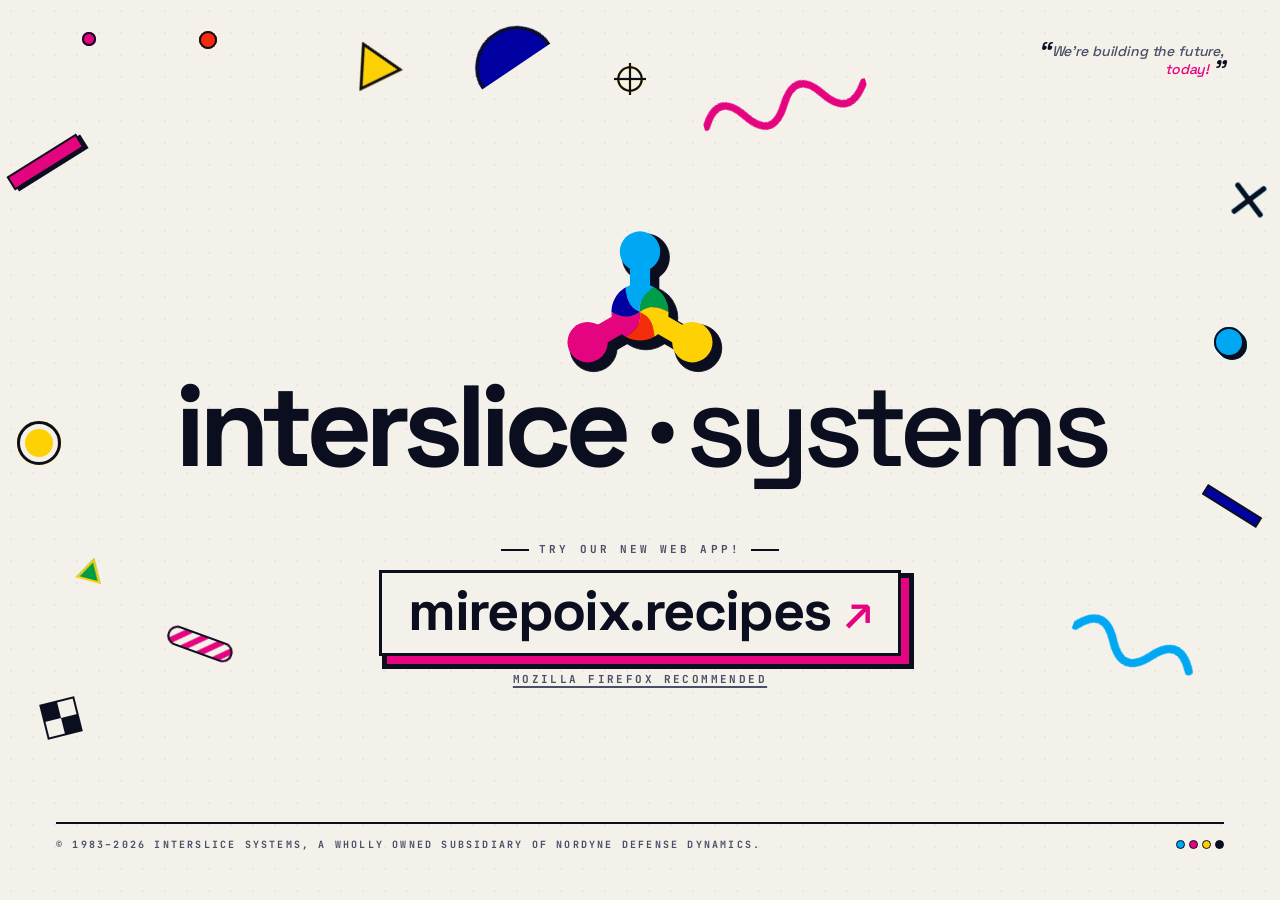
<file: docs/index.html>
<!doctype html>
<html lang="en">
<head>
<meta charset="utf-8">
<title>interslice.systems — building the future, tomorrow!</title>
<link rel="stylesheet" href="tokens.css">
<style>
  html, body { margin: 0; padding: 0; background: var(--bg); color: var(--fg); font-family: var(--font-body); }
  *, *::before, *::after { box-sizing: border-box; }
  a { color: inherit; }

  /* ===================== PAGE FRAME ===================== */
  .page {
    min-height: 100vh;
    position: relative;
    overflow: hidden;
    padding: 36px 56px 28px;
    display: grid;
    grid-template-rows: auto 1fr auto auto;
    gap: 20px;
  }

  /* faint halftone wash, very low contrast */
  .page::before {
    content: "";
    position: absolute; inset: 0;
    background-image: radial-gradient(var(--stamp-ink) 1.1px, transparent 1.3px);
    background-size: 22px 22px;
    opacity: 0.045;
    pointer-events: none;
  }

  /* ===================== TOP STRIP ===================== */
  .top {
    display: flex;
    align-items: flex-start;
    justify-content: flex-end;
    gap: 24px;
    position: relative;
    z-index: 2;
  }

  .motto {
    font-family: var(--font-display);
    font-weight: 500;
    font-style: italic;
    font-size: 14px;
    letter-spacing: -0.01em;
    color: var(--fg-muted);
    text-align: right;
    line-height: 1.3;
    max-width: 22ch;
    padding-top: 6px;
  }
  .motto em {
    font-style: italic;
    color: var(--ink-magenta);
  }
  .motto::before {
    content: "“";
    font-family: var(--font-display);
    font-size: 28px;
    line-height: 0;
    vertical-align: -6px;
    color: var(--fg);
    margin-right: 2px;
  }
  .motto::after {
    content: "”";
    font-family: var(--font-display);
    font-size: 28px;
    line-height: 0;
    vertical-align: -6px;
    color: var(--fg);
    margin-left: 2px;
  }

  /* ===================== HERO ===================== */
  .hero {
    display: grid;
    place-items: center;
    position: relative;
    z-index: 1;
  }

  .stack {
    display: flex;
    flex-direction: column;
    align-items: center;
    text-align: center;
    position: relative;
    padding: 0 20px;
  }

  /* Brand block: wraps the logo + wordmark together so the dark-mode
     canvas can absolutely-position over both. inline-flex shrink-wraps
     to the wordmark's actual width (the widest child) so the canvas
     exactly tracks the live layout, not a clamp-based estimate. */
  .brand {
    position: relative;
    display: inline-flex;
    flex-direction: column;
    align-items: center;
  }

  /* Trinitron canvas overlay — dark mode only. Sits behind .mark and
     the live wordmark and paints both as phosphor. The canvas
     absolutely fills the .brand wrapper, which shrink-wraps to the
     live logo + wordmark layout — so the canvas dimensions track
     the live elements at every viewport width. The JS recreates the
     CRT instance (docs/crt.js) with a new signal size on resize. */
  .hero-screen {
    position: absolute;
    inset: 0;
    width: 100%;
    height: 100%;
    pointer-events: none;
    z-index: 0;
    display: none;
  }
  .stack .mark { position: relative; z-index: 1; }

  /* CRT bezel / cutout depth. The page is an arcade-cabinet panel
     (Memphis sprinkles, halftone wash, paper graphics); the Trinitron
     sits behind a rectangular hole in that panel, recessed. This
     pseudo-element rides the canvas plane and casts a soft inner
     shadow at the screen edge so the CRT reads as set back, with the
     top edge slightly darker to suggest light from above being
     occluded by the cutout's upper lip.

     Geometry note: the *visible* screen is the canvas, not .brand. The
     canvas is sized .brand + HERO_HALO_MARGIN_PX (16px) per side (see
     the JS init() block below), and the substrate fillRect paints
     across the whole canvas. So this bezel uses inset: -16px to land
     its edge exactly on the canvas edge. If HERO_HALO_MARGIN_PX
     changes, this value has to track it. */
  .brand::after {
    content: "";
    position: absolute;
    inset: -16px;
    pointer-events: none;
    z-index: 2;
    display: none;
    box-shadow:
      inset 0 0 36px 8px rgba(0, 0, 0, 0.85),
      inset 0 0 4px  0   rgba(0, 0, 0, 1),
      inset 0 4px 10px 0 rgba(0, 0, 0, 0.55);
  }

  /* Canonical triple-activation pattern (see CLAUDE.md): explicit dark
     OR (OS-dark AND not pinned-to-light). No light-mode rule needed —
     display: none is the default. Bezel is gated on .trinitron-active
     too because the screen substrate only exists once the renderer is
     painting; without JS there's just an SVG logo, no rectangle to
     frame. */
  :root.trinitron-active[data-theme="dark"] .hero-screen,
  :root.trinitron-active[data-theme="dark"] .brand::after { display: block; }
  @media (prefers-color-scheme: dark) {
    :root.trinitron-active:not([data-theme="light"]) .hero-screen,
    :root.trinitron-active:not([data-theme="light"]) .brand::after { display: block; }
  }

  /* When canvas is active in a dark-mode path, hide every SVG dark-mode
     layer — the canvas bakes all of them (phosphors, bleed, scanlines,
     hotspots, glass gloss) into a single composited signal. Same
     triple-activation pattern. */
  :root.trinitron-active[data-theme="dark"] .mark .m-dark .bleed,
  :root.trinitron-active[data-theme="dark"] .mark .m-dark .phosphors,
  :root.trinitron-active[data-theme="dark"] .mark .m-dark .svg-scanlines,
  :root.trinitron-active[data-theme="dark"] .mark .m-dark .svg-glass-gloss,
  :root.trinitron-active[data-theme="dark"] .mark .m-dark .hotspots {
    display: none;
  }
  @media (prefers-color-scheme: dark) {
    :root.trinitron-active:not([data-theme="light"]) .mark .m-dark .bleed,
    :root.trinitron-active:not([data-theme="light"]) .mark .m-dark .phosphors,
    :root.trinitron-active:not([data-theme="light"]) .mark .m-dark .svg-scanlines,
    :root.trinitron-active:not([data-theme="light"]) .mark .m-dark .svg-glass-gloss,
    :root.trinitron-active:not([data-theme="light"]) .mark .m-dark .hotspots {
      display: none;
    }
  }

  /* logo mark, big — inline SVG with light + dark layers */
  .mark {
    width: 168px;
    height: 168px;
    display: block;
    overflow: visible; /* let the dark-mode phosphor bleed past the 168px box */
  }
  /* layer toggling: light by default, dark when theme=dark or OS=dark (unless theme=light) */
  .mark .m-dark { display: none; }
  :root[data-theme="dark"] .mark .m-light { display: none; }
  :root[data-theme="dark"] .mark .m-dark  { display: inline; }
  @media (prefers-color-scheme: dark) {
    :root:not([data-theme="light"]) .mark .m-light { display: none; }
    :root:not([data-theme="light"]) .mark .m-dark  { display: inline; }
  }

  /* Phosphor bleed: a duplicate of the colored phosphor content, run
     through #phosphor-bleed (multi-scale Gaussian) and drawn BEHIND
     the masked sharp screen. We don't animate the bleed itself — a
     premium Trinitron is rock-stable, not breathing — but when
     .hub-segs rotates, the bleed's pinwheel rotates with it because
     the same CSS rule matches both copies of the class.
     --glow-strength scales the bleed's opacity so the future Tweaks
     panel can dim the whole halo. */
  .mark .bleed { opacity: var(--glow-strength, 1); }

  /* In dark mode the central pinwheel rotates slowly: the Trinitron is
     displaying a rotating image, not rotating itself. .hub-segs sits
     inside #logo-mask and BELOW the aperture grille, scanlines, and
     front-glass gloss in document order — so all those screen-surface
     artifacts stay fixed in screen space while the colored phosphor
     underneath turns.
     SVG elements default transform-origin to (0,0); we pin it to
     (100,100), the hub's geometric center in user units. */
  @keyframes hub-spin {
    to { transform: rotate(360deg); }
  }
  .mark .hub-segs { transform-origin: 100px 100px; }
  /* will-change: transform hints the browser to promote each rotating
     <use> to its own GPU compositing layer, so per-frame rotation is
     a GPU transform instead of a rasterize. Scoped to dark mode (the
     only mode where these animate) so we don't pay the layer cost in
     light mode where the element is display:none anyway. */
  :root[data-theme="dark"] .mark .hub-segs {
    animation: hub-spin 36s linear infinite reverse;
    will-change: transform;
  }
  @media (prefers-color-scheme: dark) {
    :root:not([data-theme="light"]) .mark .hub-segs {
      animation: hub-spin 36s linear infinite reverse;
      will-change: transform;
    }
  }
  /* Vestibular accommodation — rotation off when reduced motion is requested. */
  @media (prefers-reduced-motion: reduce) {
    :root[data-theme="dark"] .mark .hub-segs,
    :root:not([data-theme="light"]) .mark .hub-segs {
      animation: none;
    }
  }

  /* wordmark — set as live text so it can be enormous + crisp */
  .wordmark {
    font-family: var(--font-display);
    font-weight: 700;
    font-size: clamp(56px, 9vw, 124px);
    letter-spacing: -0.06em;
    line-height: 0.9;
    /* pull up to absorb the line-box's top half-leading so the wordmark
       sits visually a few pixels under the logo */
    margin: -0.18em 0 0;
    color: var(--fg);
    text-wrap: balance;
  }
  .wordmark i {
    font-style: normal;
    color: var(--fg);
    /* font-rendered middot — no transform, keeps native baseline alignment */
    /* optical balance: the dot's glyph has more right-side bearing than left,
       so we ADD margin on the left and PULL margin on the right to even the gap. */
    margin-left: 0.22em;
    margin-right: 0.10em;
    letter-spacing: 0; /* don't pull the dot into adjacent letters */
  }
  .wordmark b {
    font-weight: 500;
    color: var(--fg);
  }

  /* Dark mode: live wordmark text stays in the DOM (accessibility tree
     reads it as "interslice systems"), but its visual paint is
     suppressed — the canvas paints its own phosphor copy at the same
     layout position. Triple-activation pattern (see CLAUDE.md):
     explicit dark OR (OS-dark AND not pinned-to-light). */
  :root[data-theme="dark"] .wordmark,
  :root[data-theme="dark"] .wordmark i,
  :root[data-theme="dark"] .wordmark b {
    color: transparent;
  }
  @media (prefers-color-scheme: dark) {
    :root:not([data-theme="light"]) .wordmark,
    :root:not([data-theme="light"]) .wordmark i,
    :root:not([data-theme="light"]) .wordmark b {
      color: transparent;
    }
  }

  /* The CTA sits on the cabinet, below the CRT screen. It used to be
     painted into the phosphor signal (with the live DOM copy hidden);
     now it is live DOM in both themes. This margin is the gap between
     the screen's bottom edge and the caption. Page-specific; the rest
     of .cta-wrap (layout, label rules) lives in tokens.css. */
  .hero .cta-wrap { margin-top: 64px; }

  /* ===== Dark mode: CTA as a neon marquee on the cabinet =====
     Light mode keeps the CMYK paper button (.cta in tokens.css). In
     dark mode the screen no longer paints the CTA, so we light it up in
     CSS instead: a magenta neon-tube button (border + inner/outer glow
     on a dark translucent fill) with a cyan-glow caption, arrow, and
     sub-link. Halos scale with --glow-strength like the rest of the
     dark-mode glow system. Canonical triple-activation pattern (see
     CLAUDE.md): explicit dark, then the OS-dark twin gated on
     :not(pinned-light). The two blocks are intentionally duplicated —
     do not fold them. Loads after tokens.css, so equal-specificity
     rules here win on source order (no !important needed). */
  :root[data-theme="dark"] .cta {
    color: #FFF6FB;
    border-color: var(--crt-magenta);
    background: #0C0618; /* opaque — hides the laser grid behind the button */
    text-shadow:
      0 0 8px  rgba(255, 108, 180, calc(0.90 * var(--glow-strength, 1))),
      0 0 22px rgba(229, 4, 127,  calc(0.60 * var(--glow-strength, 1)));
    box-shadow:
      0 0 calc(10px * var(--glow-strength, 1)) rgba(229, 4, 127, 0.70),
      0 0 calc(26px * var(--glow-strength, 1)) rgba(229, 4, 127, 0.35),
      inset 0 0 12px rgba(255, 108, 180, 0.35);
    filter: none; /* glow is box/text-shadow here, not the tokens drop-shadow */
  }
  :root[data-theme="dark"] .cta b { color: #FFF6FB; }
  :root[data-theme="dark"] .cta .arrow {
    color: var(--crt-cyan);
    text-shadow: 0 0 10px rgba(94, 226, 255, calc(0.95 * var(--glow-strength, 1)));
  }
  :root[data-theme="dark"] .cta:hover {
    transform: none;
    box-shadow:
      0 0 calc(16px * var(--glow-strength, 1)) rgba(229, 4, 127, 0.85),
      0 0 calc(40px * var(--glow-strength, 1)) rgba(229, 4, 127, 0.45),
      inset 0 0 16px rgba(255, 108, 180, 0.50);
  }
  :root[data-theme="dark"] .cta:active {
    transform: translateY(1px);
    box-shadow:
      0 0 calc(8px * var(--glow-strength, 1)) rgba(229, 4, 127, 0.70),
      inset 0 0 18px rgba(255, 108, 180, 0.60);
  }
  :root[data-theme="dark"] .cta-label,
  :root[data-theme="dark"] .cta-sub {
    color: var(--crt-cyan);
    text-shadow: 0 0 6px rgba(94, 226, 255, calc(0.60 * var(--glow-strength, 1)));
    text-decoration: none;
    background: #0C0618;
    border: 1px solid rgba(94, 226, 255, 0.45);
    border-radius: 999px;
    padding: 6px 18px;
    box-shadow:
      0 0 calc(7px * var(--glow-strength, 1)) rgba(94, 226, 255, 0.30),
      inset 0 0 8px rgba(94, 226, 255, 0.12);
  }
  /* Pill badge replaces the "— caption —" flanking bars in dark mode;
     bars inside the pill would just clutter it. */
  :root[data-theme="dark"] .cta-label::before,
  :root[data-theme="dark"] .cta-label::after {
    display: none;
  }
  /* The Firefox sub-link is the only interactive caption — brighten its
     glow and reveal an underline on hover / keyboard focus. */
  :root[data-theme="dark"] .cta-sub {
    transition: box-shadow 160ms ease, border-color 160ms ease, text-shadow 160ms ease;
  }
  :root[data-theme="dark"] .cta-sub:hover,
  :root[data-theme="dark"] .cta-sub:focus-visible {
    border-color: rgba(94, 226, 255, 0.85);
    text-shadow: 0 0 9px rgba(94, 226, 255, calc(0.95 * var(--glow-strength, 1)));
    box-shadow:
      0 0 calc(13px * var(--glow-strength, 1)) rgba(94, 226, 255, 0.55),
      inset 0 0 11px rgba(94, 226, 255, 0.22);
    text-decoration: underline;
    text-decoration-color: rgba(94, 226, 255, 0.90);
    text-decoration-thickness: 1px;
    text-underline-offset: 3px;
  }
  @media (prefers-color-scheme: dark) {
    :root:not([data-theme="light"]) .cta {
      color: #FFF6FB;
      border-color: var(--crt-magenta);
      background: #0C0618; /* opaque — hides the laser grid behind the button */
      text-shadow:
        0 0 8px  rgba(255, 108, 180, calc(0.90 * var(--glow-strength, 1))),
        0 0 22px rgba(229, 4, 127,  calc(0.60 * var(--glow-strength, 1)));
      box-shadow:
        0 0 calc(10px * var(--glow-strength, 1)) rgba(229, 4, 127, 0.70),
        0 0 calc(26px * var(--glow-strength, 1)) rgba(229, 4, 127, 0.35),
        inset 0 0 12px rgba(255, 108, 180, 0.35);
      filter: none;
    }
    :root:not([data-theme="light"]) .cta b { color: #FFF6FB; }
    :root:not([data-theme="light"]) .cta .arrow {
      color: var(--crt-cyan);
      text-shadow: 0 0 10px rgba(94, 226, 255, calc(0.95 * var(--glow-strength, 1)));
    }
    :root:not([data-theme="light"]) .cta:hover {
      transform: none;
      box-shadow:
        0 0 calc(16px * var(--glow-strength, 1)) rgba(229, 4, 127, 0.85),
        0 0 calc(40px * var(--glow-strength, 1)) rgba(229, 4, 127, 0.45),
        inset 0 0 16px rgba(255, 108, 180, 0.50);
    }
    :root:not([data-theme="light"]) .cta:active {
      transform: translateY(1px);
      box-shadow:
        0 0 calc(8px * var(--glow-strength, 1)) rgba(229, 4, 127, 0.70),
        inset 0 0 18px rgba(255, 108, 180, 0.60);
    }
    :root:not([data-theme="light"]) .cta-label,
    :root:not([data-theme="light"]) .cta-sub {
      color: var(--crt-cyan);
      text-shadow: 0 0 6px rgba(94, 226, 255, calc(0.60 * var(--glow-strength, 1)));
      text-decoration: none;
      background: #0C0618;
      border: 1px solid rgba(94, 226, 255, 0.45);
      border-radius: 999px;
      padding: 6px 18px;
      box-shadow:
        0 0 calc(7px * var(--glow-strength, 1)) rgba(94, 226, 255, 0.30),
        inset 0 0 8px rgba(94, 226, 255, 0.12);
    }
    :root:not([data-theme="light"]) .cta-label::before,
    :root:not([data-theme="light"]) .cta-label::after {
      display: none;
    }
    :root:not([data-theme="light"]) .cta-sub {
      transition: box-shadow 160ms ease, border-color 160ms ease, text-shadow 160ms ease;
    }
    :root:not([data-theme="light"]) .cta-sub:hover,
    :root:not([data-theme="light"]) .cta-sub:focus-visible {
      border-color: rgba(94, 226, 255, 0.85);
      text-shadow: 0 0 9px rgba(94, 226, 255, calc(0.95 * var(--glow-strength, 1)));
      box-shadow:
        0 0 calc(13px * var(--glow-strength, 1)) rgba(94, 226, 255, 0.55),
        inset 0 0 11px rgba(94, 226, 255, 0.22);
      text-decoration: underline;
      text-decoration-color: rgba(94, 226, 255, 0.90);
      text-decoration-thickness: 1px;
      text-underline-offset: 3px;
    }
  }

  /* ===================== FOOTER ===================== */
  .foot {
    position: relative;
    z-index: 2;
    display: flex;
    justify-content: space-between;
    align-items: center;
    gap: 24px;
    padding-top: 14px;
    border-top: 2px solid var(--border);
    font-family: var(--font-mono);
    font-size: 10px;
    font-weight: 700;
    letter-spacing: 0.22em;
    text-transform: uppercase;
    color: var(--fg-muted);
  }
  .foot__left {
    display: inline-flex;
    align-items: center;
    gap: 14px;
  }
  .foot__cmyk { display: inline-flex; gap: 4px; }
  .foot__cmyk span { width: 9px; height: 9px; border-radius: 999px; border: 1.5px solid var(--border); display: inline-block; }
  .foot__cmyk .c { background: var(--ink-cyan); }
  .foot__cmyk .m { background: var(--ink-magenta); }
  .foot__cmyk .y { background: var(--ink-yellow); }
  .foot__cmyk .k { background: var(--fg); }

  /* In dark mode, the CMYK proof dots become RGBW LED indicators.
     C/M/Y/K maps to its color-wheel complement R/G/B/W (cyan ink
     absorbs red light, magenta absorbs green, yellow absorbs blue,
     black absorbs all — so the four dots keep their left-to-right
     order and just flip subtractive→additive).
     Hot-spot positions are deliberately varied between the four to
     suggest manufacturing-tolerance jank, and the chromas lean on
     late-80s/early-90s indicator-panel character: yellow-green for
     the "green" LED, slightly desaturated indigo for the "blue"
     (early blue LEDs were dim), and warm amber for the "white"
     (white LEDs didn't really exist yet — what you got was an
     incandescent-yellow indicator). */
  :root[data-theme="dark"] .foot__cmyk span {
    border: 1.5px solid rgba(0, 0, 0, 0.5); /* dark plastic bezel */
  }
  :root[data-theme="dark"] .foot__cmyk .c { /* C → R LED */
    background: radial-gradient(circle at 36% 30%,
      #FFE0D8 0%, #FF3A1F 30%, #DA1604 70%, #780500 100%);
    box-shadow: 0 0 4px rgba(255, 60, 40, 0.55);
  }
  :root[data-theme="dark"] .foot__cmyk .m { /* M → G LED, yellowish */
    background: radial-gradient(circle at 42% 38%,
      #ECFFE0 0%, #66D72E 30%, #2DA014 70%, #135004 100%);
    box-shadow: 0 0 4px rgba(80, 220, 50, 0.45);
  }
  :root[data-theme="dark"] .foot__cmyk .y { /* Y → B LED, slightly indigo */
    background: radial-gradient(circle at 32% 40%,
      #D8DEFF 0%, #4068D8 30%, #1530A8 70%, #0A1670 100%);
    box-shadow: 0 0 4px rgba(70, 100, 240, 0.55);
  }
  :root[data-theme="dark"] .foot__cmyk .k { /* K → W LED, warm amber */
    background: radial-gradient(circle at 38% 32%,
      #FFFEEC 0%, #FFEDA8 30%, #F0C84A 70%, #6A4F00 100%);
    box-shadow: 0 0 4px rgba(255, 230, 150, 0.5);
  }
  @media (prefers-color-scheme: dark) {
    :root:not([data-theme="light"]) .foot__cmyk span {
      border: 1.5px solid rgba(0, 0, 0, 0.5);
    }
    :root:not([data-theme="light"]) .foot__cmyk .c {
      background: radial-gradient(circle at 36% 30%,
        #FFE0D8 0%, #FF3A1F 30%, #DA1604 70%, #780500 100%);
      box-shadow: 0 0 4px rgba(255, 60, 40, 0.55);
    }
    :root:not([data-theme="light"]) .foot__cmyk .m {
      background: radial-gradient(circle at 42% 38%,
        #ECFFE0 0%, #66D72E 30%, #2DA014 70%, #135004 100%);
      box-shadow: 0 0 4px rgba(80, 220, 50, 0.45);
    }
    :root:not([data-theme="light"]) .foot__cmyk .y {
      background: radial-gradient(circle at 32% 40%,
        #D8DEFF 0%, #4068D8 30%, #1530A8 70%, #0A1670 100%);
      box-shadow: 0 0 4px rgba(70, 100, 240, 0.55);
    }
    :root:not([data-theme="light"]) .foot__cmyk .k {
      background: radial-gradient(circle at 38% 32%,
        #FFFEEC 0%, #FFEDA8 30%, #F0C84A 70%, #6A4F00 100%);
      box-shadow: 0 0 4px rgba(255, 230, 150, 0.5);
    }
  }

  /* ===================== LASER GRID =====================
     Dark-mode-only synthwave perspective floor in the lower
     portion of the page, with its horizon line aligned with
     .brand's vertical center (set per-resize by the inline
     script below). The CRT canvas sits on top, so where the
     grid overlaps .brand the page-level SVG is occluded — the
     Trinitron signal callback re-paints the same line geometry
     inside the canvas so the lines pixelate through the
     phosphor pipeline at the screen edge (same dual-paint
     pattern as the sprinkles).

     Plugs into the existing --glow / --glow-base machinery from
     tokens.css, so it collapses to invisible in light mode the
     same way the sprinkle halos do. Lines authored in viewBox
     space (1200 × 600, horizon at y=0); see GRID_LINES in the
     inline script for the perspective math. */

  .laser-grid {
    position: absolute;
    left: 0;
    right: 0;
    bottom: 0;
    /* top is set per-resize by positionLaserGrid() in the
       inline script — defaults to 50% as a sensible fallback
       if the script hasn't run yet (e.g. light mode, where it
       wouldn't be visible anyway). */
    top: 50%;
    pointer-events: none;
    z-index: 0;
    overflow: visible;
    /* Bright blue phosphor — same channels as --ink-cyan,
       packaged for the rgb(R G B / α) function the halo uses. */
    --glow: 0 168 243;
    --g: calc(var(--glow-base) * var(--glow-strength));
    filter:
      drop-shadow(0 0 calc(2px  * var(--g)) rgb(var(--glow) / 0.95))
      drop-shadow(0 0 calc(6px  * var(--g)) rgb(var(--glow) / 0.55))
      drop-shadow(0 0 calc(16px * var(--g)) rgb(var(--glow) / 0.25));
    /* --glow-base flips 0→1 with the CRT theme path, so a
       single opacity rule collapses the whole grid in light
       mode (lines + halo). */
    opacity: var(--glow-base);
  }
  .laser-grid svg {
    width: 100%;
    height: 100%;
    display: block;
    overflow: visible;
  }
  .laser-grid .grid-stroke {
    stroke: rgb(0 168 243);
    stroke-width: 1.5;
    fill: none;
    vector-effect: non-scaling-stroke;
  }
  /* Horizon line — bright, thicker, softly blurred so it reads
     as horizon haze rather than a hard rule. The child filter
     applies first; the parent .laser-grid filter then wraps the
     blurred line in the same blue phosphor halo as the rest. */
  .laser-grid .horizon {
    stroke: rgb(160 230 255);
    stroke-width: 3;
    fill: none;
    filter: blur(1.5px);
  }

  /* ===================== MEMPHIS SPRINKLES =====================
     Position is set at runtime by docs/sprinkles.js (Mitchell's
     best-candidate, deterministic per viewport). This block only
     authors per-sprinkle shape: width, rotation, --glow channel
     (rgb, for the phosphor halo), --flick-p / --flick-d (co-prime
     flicker period + delay — negative delays start each sprinkle
     mid-cycle), and any class-specific fills.

     The .sprinkle base class (position: absolute, the shared halo
     filter, the gated flicker animation) lives in tokens.css. */

  .sp-squig-1 {
    width: 168px; transform: rotate(-16deg);
    --glow: 229 4 127; --flick-p: 5.2s; --flick-d: -0.4s;
  }
  .sp-check {
    width: 36px; height: 36px;
    border: 2px solid var(--border); transform: rotate(-14deg);
    /* sp-check has no --glow: SMPTE bars at night are already
       multi-hued, so it just gets a flicker. */
    --flick-p: 5.9s; --flick-d: -1.5s;
  }
  /* paper-mode 2×2 checker fills — SVG attrs can't read CSS vars,
     so the fills are class-based. The crt-only SMPTE bars use
     hardcoded hex (the standard's colors don't theme). */
  .sp-check .check-bg { fill: var(--bg); }
  .sp-check .check-fg { fill: var(--fg); }
  .sp-dot-2 {
    width: 18px;
    --glow: 243 44 9; --flick-p: 6.4s; --flick-d: -2.8s;
  }

  .sp-tri-1 {
    width: 48px; transform: rotate(-26deg);
    --glow: 254 209 5; --flick-p: 4.9s; --flick-d: -1.3s;
  }
  .sp-stripe {
    width: 68px;
    transform: rotate(20deg);
    --glow: 229 4 127; --flick-p: 5.0s; --flick-d: -1.1s;
  }
  .sp-dot-3 {
    width: 14px;
    --glow: 229 4 127; --flick-p: 5.5s; --flick-d: -3.2s;
  }

  .sp-dot-1 {
    /* viewBox is 33×33 (not 30×30): the offset shadow lives inside the
       SVG so it rasterizes onto the screen when the dot intersects the
       canvas. CSS width grows by 3 to match; top-left anchor unchanged. */
    width: 33px;
    --glow: 0 168 243; --flick-p: 5.8s; --flick-d: -0.9s;
  }
  .sp-bar-1 {
    /* viewBox 85×19 (not 82×16): offset shadow lives inside the SVG so
       it survives rasterization onto the screen. CSS width grows by 3
       to match; top-left anchor unchanged. */
    width: 85px;
    transform: rotate(-32deg);
    --glow: 229 4 127; --flick-p: 5.4s; --flick-d: -0.6s;
  }

  .sp-ring {
    width: 44px;
    --glow: 254 209 5; --flick-p: 7.0s; --flick-d: -1.7s;
  }
  /* paper-mode ring inner fill — page CSS reads --bg, the rasterized
     dark-mode form below uses a hardcoded navy to match */
  .sp-ring .ring-bg { fill: var(--bg); }
  .sp-bar-2 {
    width: 64px;
    transform: rotate(32deg);
    --glow: 0 1 160; --flick-p: 6.9s; --flick-d: -3.9s;
  }

  .sp-squig-2 {
    width: 140px; transform: rotate(22deg);
    --glow: 0 168 243; --flick-p: 6.7s; --flick-d: -2.1s;
  }
  .sp-arc {
    width: 82px;
    transform: rotate(-34deg);
    --glow: 0 1 160; --flick-p: 6.1s; --flick-d: -2.5s;
  }

  .sp-reg {
    width: 32px; height: 32px;
    --glow: 254 209 5; --flick-p: 5.6s; --flick-d: -2.4s;
  }
  /* countdown numeral uses the page's display font — SVG text font-family
     can't read CSS vars from an attribute, so it has to come through here. */
  .sp-reg .leader-num { font-family: var(--font-display); }
  .sp-cross {
    width: 30px; height: 30px;
    transform: rotate(8deg);
    overflow: visible; /* lens flare in dark mode extends past the sprite bounds */
    --glow: 0 168 243; --flick-p: 6.5s; --flick-d: -3.4s;
  }
  .sp-tri-2 {
    width: 26px; height: 24px;
    color: var(--ink-yellow);
    transform: rotate(15deg);
    --glow: 1 156 73; --flick-p: 7.3s; --flick-d: -3.6s;
  }

</style>
</head>
<body>
<main class="page">

  <!-- ============ LASER GRID (synthwave perspective floor) ============
       Dark-mode only — collapses to invisible in light mode via the
       --glow-base opacity rule on .laser-grid. Lines are generated by
       buildGridSvg() in the inline script below; the container's
       `top` is positioned per-resize so its horizon aligns with the
       .brand vertical center. Inside the CRT canvas, the same grid
       geometry is re-painted by the Trinitron signal callback so
       lines pixelate through the phosphor pipeline at the screen
       edge — same dual-paint pattern as the sprinkles. -->
  <div class="laser-grid" aria-hidden="true">
    <svg viewBox="0 0 1200 600" preserveAspectRatio="none">
      <g class="grid-horizontals"></g>
      <g class="grid-verticals"></g>
      <line class="horizon" x1="-400" x2="1600" y1="0" y2="0" />
    </svg>
  </div>

  <!-- ============ MEMPHIS SPRINKLES (gutter decor) ============ -->
  <svg class="sprinkle sp-squig-1" viewBox="0 0 150 60" aria-hidden="true">
    <path d="M2,30 Q20,2 38,30 T74,30 T110,30 T148,30" stroke="#E5047F" stroke-width="6" fill="none" stroke-linecap="round"></path>
  </svg>
  <svg class="sprinkle sp-squig-2" viewBox="0 0 110 50" aria-hidden="true">
    <path d="M2,25 Q18,2 34,25 T66,25 T98,25" stroke="#00A8F3" stroke-width="6" fill="none" stroke-linecap="round"></path>
  </svg>

  <svg class="sprinkle sp-tri-1" viewBox="0 0 42 38" aria-hidden="true">
    <polygon points="21,2 40,36 2,36" fill="#FED105" stroke="currentColor" stroke-width="2.5"></polygon>
  </svg>
  <svg class="sprinkle sp-tri-2" viewBox="0 0 26 24" aria-hidden="true">
    <polygon points="13,2 24,22 2,22" fill="#019C49" stroke="currentColor" stroke-width="2"></polygon>
  </svg>

  <svg class="sprinkle sp-dot-1" viewBox="0 0 33 33" aria-hidden="true">
    <!-- Memphis offset shadow: 30×30 dot duplicated 3px right/down -->
    <circle cx="18" cy="18" r="15" fill="currentColor"></circle>
    <circle cx="15" cy="15" r="14" fill="#00A8F3" stroke="currentColor" stroke-width="2"></circle>
  </svg>
  <svg class="sprinkle sp-dot-2" viewBox="0 0 18 18" aria-hidden="true">
    <circle cx="9" cy="9" r="8" fill="#F32C09" stroke="currentColor" stroke-width="2"></circle>
  </svg>
  <svg class="sprinkle sp-dot-3" viewBox="0 0 14 14" aria-hidden="true">
    <circle cx="7" cy="7" r="6" fill="#E5047F" stroke="currentColor" stroke-width="2"></circle>
  </svg>
  <svg class="sprinkle sp-ring" viewBox="0 0 44 44" aria-hidden="true">
    <g class="paper-only">
      <!-- paper: outer disc fills with --bg so the page-level halftone
           wash is hidden inside the ring (matches the old span) -->
      <circle cx="22" cy="22" r="20.5" class="ring-bg" stroke="currentColor" stroke-width="3"></circle>
    </g>
    <g class="crt-only">
      <!-- crt: same shape, navy fill (matches body bg in dark mode);
           the rasterizer keeps this group, drops .paper-only -->
      <circle cx="22" cy="22" r="20.5" fill="#000926" stroke="currentColor" stroke-width="3"></circle>
    </g>
    <circle cx="22" cy="22" r="14" fill="#FED105"></circle>
  </svg>
  <svg class="sprinkle sp-arc" viewBox="0 0 82 40" aria-hidden="true">
    <!-- closed half-ellipse for the navy fill; bottom edge un-stroked -->
    <path d="M 1.5 40 A 39.5 38.5 0 0 1 80.5 40 Z" fill="#0001A0"></path>
    <!-- top arc only — matches the old `border-bottom: 0` rule -->
    <path d="M 1.5 40 A 39.5 38.5 0 0 1 80.5 40" fill="none" stroke="currentColor" stroke-width="3"></path>
  </svg>
  <svg class="sprinkle sp-bar-1" viewBox="0 0 85 19" aria-hidden="true">
    <!-- Memphis offset shadow: 82×16 box duplicated 3px right/down -->
    <rect x="3" y="3" width="82" height="16" fill="currentColor"></rect>
    <rect x="1" y="1" width="80" height="14" fill="#E5047F" stroke="currentColor" stroke-width="2"></rect>
  </svg>
  <svg class="sprinkle sp-bar-2" viewBox="0 0 64 12" aria-hidden="true">
    <rect x="1" y="1" width="62" height="10" fill="#0001A0" stroke="currentColor" stroke-width="2"></rect>
  </svg>
  <svg class="sprinkle sp-cross" viewBox="0 0 30 30" aria-hidden="true">
    <g class="paper-only">
      <!-- registration cross: two heavy bars in an X, the alternative to
           the ring-and-crosshairs target on a print sheet -->
      <line x1="2" y1="2"  x2="28" y2="28" stroke="currentColor" stroke-width="5" stroke-linecap="round"></line>
      <line x1="2" y1="28" x2="28" y2="2"  stroke="currentColor" stroke-width="5" stroke-linecap="round"></line>
    </g>
    <g class="crt-only">
      <!-- anamorphic lens flare: a real anamorphic blooms WIDE — a long
           horizontal cyan streak that runs well past the bright source,
           with a faint perpendicular glint and a bright starburst core.
           The streak extends past the viewBox; .sp-cross gets
           overflow:visible so it isn't clipped. -->
      <line x1="-22" y1="15" x2="52" y2="15" stroke="#00A8F3" stroke-width="0.7" stroke-linecap="round" opacity="0.4"></line>
      <line x1="-10" y1="15" x2="40" y2="15" stroke="#00A8F3" stroke-width="1.4" stroke-linecap="round"></line>
      <line x1="2"   y1="15" x2="28" y2="15" stroke="#FFFFFF" stroke-width="0.9" stroke-linecap="round"></line>
      <line x1="15" y1="4"  x2="15" y2="26" stroke="#FFFFFF" stroke-width="0.8" stroke-linecap="round" opacity="0.65"></line>
      <circle cx="15" cy="15" r="2.2" fill="#FFFFFF"></circle>
    </g>
  </svg>
  <svg class="sprinkle sp-check" viewBox="0 0 36 36" aria-hidden="true">
    <g class="paper-only">
      <!-- color-check tile: 2×2 checker in fg/bg, the press-sheet swatch -->
      <rect x="0"  y="0"  width="36" height="36" class="check-bg"></rect>
      <rect x="0"  y="0"  width="18" height="18" class="check-fg"></rect>
      <rect x="18" y="18" width="18" height="18" class="check-fg"></rect>
    </g>
    <g class="crt-only">
      <!-- SMPTE color bars: the broadcast calibration test pattern
           (75% intensity, gray/yellow/cyan/green/magenta/red/blue) -->
      <rect x="0"      y="0" width="5.143" height="36" fill="#C0C0C0"></rect>
      <rect x="5.143"  y="0" width="5.143" height="36" fill="#FED105"></rect>
      <rect x="10.286" y="0" width="5.143" height="36" fill="#00A8F3"></rect>
      <rect x="15.429" y="0" width="5.143" height="36" fill="#019C49"></rect>
      <rect x="20.571" y="0" width="5.143" height="36" fill="#E5047F"></rect>
      <rect x="25.714" y="0" width="5.143" height="36" fill="#F32C09"></rect>
      <rect x="30.857" y="0" width="5.143" height="36" fill="#0001A0"></rect>
    </g>
  </svg>
  <svg class="sprinkle sp-stripe" viewBox="0 0 68 20" aria-hidden="true">
    <defs>
      <!-- 45° magenta/--bg stripes. Two patterns instead of a single
           CSS-var fill: the rasterizer's standalone SVG can't see page
           CSS, so --bg wouldn't resolve there. Paper uses cream, crt
           uses navy (the live --bg values, hardcoded). -->
      <pattern id="sp-stripe-paper" patternUnits="userSpaceOnUse" width="12" height="12" patternTransform="rotate(45)">
        <rect x="0" y="0" width="6" height="12" fill="#E5047F"></rect>
        <rect x="6" y="0" width="6" height="12" fill="#F4F1EA"></rect>
      </pattern>
      <pattern id="sp-stripe-crt" patternUnits="userSpaceOnUse" width="12" height="12" patternTransform="rotate(45)">
        <rect x="0" y="0" width="6" height="12" fill="#E5047F"></rect>
        <rect x="6" y="0" width="6" height="12" fill="#000926"></rect>
      </pattern>
    </defs>
    <g class="paper-only">
      <rect x="1" y="1" width="66" height="18" rx="9" ry="9" fill="url(#sp-stripe-paper)" stroke="currentColor" stroke-width="2"></rect>
    </g>
    <g class="crt-only">
      <rect x="1" y="1" width="66" height="18" rx="9" ry="9" fill="url(#sp-stripe-crt)" stroke="currentColor" stroke-width="2"></rect>
    </g>
  </svg>

  <svg class="sprinkle sp-reg" viewBox="0 0 30 30" aria-hidden="true">
    <g class="paper-only">
      <!-- registration mark: ring + crosshairs, the classic print-shop target -->
      <circle cx="15" cy="15" r="11" fill="none" stroke="currentColor" stroke-width="2"></circle>
      <line x1="15" y1="0" x2="15" y2="30" stroke="currentColor" stroke-width="2"></line>
      <line x1="0" y1="15" x2="30" y2="15" stroke="currentColor" stroke-width="2"></line>
    </g>
    <g class="crt-only">
      <!-- Academy countdown leader: the pre-film dial that flashes
           8-7-6-5-4-3-2 before the picture starts. The ring is the
           dial face, the radial line is the sweep hand (real ones
           rotate once per second), and the "3" is the current count.
           Hand fixed at ~2 o'clock — sweeping it would fight the
           phosphor-flicker animation already on .sp-reg. -->
      <circle cx="15" cy="15" r="12" fill="none" stroke="#FED105" stroke-width="1.2"></circle>
      <line x1="15" y1="15" x2="24" y2="9.5" stroke="#FED105" stroke-width="1.4" stroke-linecap="round"></line>
      <circle cx="15" cy="15" r="1.3" fill="#FED105"></circle>
      <text x="15" y="19.5" class="leader-num" font-size="13" font-weight="700"
            text-anchor="middle" fill="#FED105">3</text>
    </g>
  </svg>

  <!-- ============ TOP STRIP ============ -->
  <header class="top">
    <p class="motto">We're building the future, <em class="paper-only">today!</em><em class="crt-only">tomorrow!</em></p>
  </header>

  <!-- ============ HERO: LOGO + WORDMARK + CTA ============ -->
  <section class="hero">
    <div class="stack">
      <div class="brand">
      <canvas class="hero-screen" aria-hidden="true"></canvas>
      <svg class="mark" viewBox="0 0 200 200" width="168" height="168" role="img" aria-label="Interslice mark">
        <defs>
          <!-- ===== PHOSPHOR BLEED filter (additive) =====
               Applied to a duplicate of the colored phosphor content
               (arms, tip balls, hub segments) drawn BEHIND the masked
               sharp screen. Inside the silhouette the sharp screen
               paints on top and hides this; outside, only the soft
               blurred light shows — the "frosted-glass cutout" look.

               This filter does ADDITIVE color mixing in the ambient
               far halo. The naive approach — one Gaussian over the
               composited source — gives weighted-average mixing at
               output pixels (red ∩ green = dim yellow), but real
               light addition gives (red + green = bright yellow).
               So we split the source by color channel and blur each
               independently:

                 1. extract R channel (zero G,B); blur it
                 2. extract G channel (zero R,B); blur it
                 3. extract B channel (zero R,G); blur it
                 4. composite via feBlend mode="screen" — for
                    non-overlapping colors this gives true addition;
                    for same-color overlaps it brightens smoothly
                    toward saturation (1 - (1-A)(1-B))

               The result: as the rotating hub's colored petals
               sweep past the stationary arm halos, their bleed
               glows visibly ADD together — the moment a red petal
               aligns with the green arm, a bright yellow patch
               flashes in the halo around the shoulder.

               The near rim blur is kept as a single pass over the
               composited source: rim sits right at the silhouette
               edge where there isn't much room for color overlap,
               so additive mixing isn't needed there and we save
               two Gaussians of cost.

               feComponentTransfer with feFuncA slope>1 boosts the
               per-pixel alpha (clamping at 1.0) so the halo holds
               its color a little further out before fading. The
               two knobs are independent: stdDeviation tunes spread,
               feFuncA slope tunes prominence.

               The bleed is not hand-positioned colored seeds — it IS
               the logo's geometry, blurred. So its shape tracks the
               actual silhouette (curves around the balls, straights
               along the arms, kinks at the indents) and the inner
               colors of the halo turn with the pinwheel for free. ===== -->
          <filter id="phosphor-bleed" filterUnits="userSpaceOnUse"
                  x="-40" y="-40" width="280" height="280">
            <!-- 1-3: extract each channel, blur each independently -->
            <feColorMatrix in="SourceGraphic" type="matrix" values="
              1 0 0 0 0
              0 0 0 0 0
              0 0 0 0 0
              0 0 0 1 0" result="r-only"/>
            <feGaussianBlur in="r-only" stdDeviation="13" result="r-far"/>
            <feColorMatrix in="SourceGraphic" type="matrix" values="
              0 0 0 0 0
              0 1 0 0 0
              0 0 0 0 0
              0 0 0 1 0" result="g-only"/>
            <feGaussianBlur in="g-only" stdDeviation="13" result="g-far"/>
            <feColorMatrix in="SourceGraphic" type="matrix" values="
              0 0 0 0 0
              0 0 0 0 0
              0 0 1 0 0
              0 0 0 1 0" result="b-only"/>
            <feGaussianBlur in="b-only" stdDeviation="13" result="b-far"/>

            <!-- 4: additive screen-blend the three channel blurs -->
            <feBlend in="r-far"  in2="g-far" mode="screen" result="rg-far"/>
            <feBlend in="rg-far" in2="b-far" mode="screen" result="rgb-far"/>

            <feComponentTransfer in="rgb-far" result="far-bright">
              <feFuncA type="linear" slope="1.3"/>
            </feComponentTransfer>

            <!-- Near rim: single combined Gaussian, non-additive -->
            <feGaussianBlur in="SourceGraphic" stdDeviation="4.5" result="near"/>
            <feComponentTransfer in="near" result="near-bright">
              <feFuncA type="linear" slope="1.4"/>
            </feComponentTransfer>

            <feMerge>
              <feMergeNode in="far-bright"/>
              <feMergeNode in="near-bright"/>
            </feMerge>
          </filter>

          <!-- ===== PHOSPHOR SOURCES =====
               Colored phosphor content split into two reusable
               groups so the rotating hub can be animated directly
               on its <use> instances. CSS animations applied to
               elements INSIDE <defs> don't reliably propagate to
               <use> clones (closed-shadow-tree selector boundary),
               but animations applied to the <use> elements
               themselves work fine — they're real DOM elements
               with their own animation state.
                 #phosphor-arms — the three arms + three tip balls
                                  (static, never animated).
                 #phosphor-hub  — the six rotating petal paths
                                  (animated via the .hub-segs class
                                   on every <use> that references it).
               Five use sites pair the two together: the bleed
               group + the solid phosphor base + the three
               RGB-stripe channel layers. All five hub uses share
               the same CSS animation, so they rotate in lockstep. ===== -->
          <g id="phosphor-arms">
            <g fill="none" stroke-width="24" stroke-linecap="round">
              <line x1="100" y1="100" x2="100"    y2="28"  stroke="#FF0000"/>
              <line x1="100" y1="100" x2="37.65"  y2="136" stroke="#00FF00"/>
              <line x1="100" y1="100" x2="162.35" y2="136" stroke="#0000FF"/>
            </g>
            <circle cx="100"    cy="28"  r="24" fill="#FF0000"/>
            <circle cx="37.65"  cy="136" r="24" fill="#00FF00"/>
            <circle cx="162.35" cy="136" r="24" fill="#0000FF"/>
          </g>
          <g id="phosphor-hub">
            <path d="M 100 100 Q 114.736 88.487 134 100 A 34 34 0 0 0 117 70.555 Q 97.397 81.482 100 100 Z" fill="#FF00FF"/>
            <path d="M 100 100 Q 97.397 81.482 117 70.555 A 34 34 0 0 0 83 70.555 Q 82.662 92.995 100 100 Z" fill="#FF0000"/>
            <path d="M 100 100 Q 82.662 92.995 83 70.555 A 34 34 0 0 0 66 100 Q 85.264 111.513 100 100 Z" fill="#FFFF00"/>
            <path d="M 100 100 Q 85.264 111.513 66 100 A 34 34 0 0 0 83 129.445 Q 102.603 118.518 100 100 Z" fill="#00FF00"/>
            <path d="M 100 100 Q 102.603 118.518 83 129.445 A 34 34 0 0 0 117 129.445 Q 117.338 107.005 100 100 Z" fill="#00FFFF"/>
            <path d="M 100 100 Q 117.338 107.005 117 129.445 A 34 34 0 0 0 134 100 Q 114.736 88.487 100 100 Z" fill="#0000FF"/>
          </g>

          <!-- ===== TRINITRON CRT TREATMENT =====
               Sony Trinitron-inspired surface. The logo's silhouette
               IS the screen's extent — masked, so all CRT effects
               render only inside the logo.

               Inside the mask, from back to front:
                 a. RGB-stripe phosphor — three copies of the source,
                    each filtered to a single color channel and
                    masked to a different column phase. This is the
                    actual Trinitron aperture-grille triad: pure red
                    means only R stripes lit, yellow means R+G lit,
                    boundaries between adjacent colors show authentic
                    stripe-aligned blending. (No separate grille-
                    darkening layer — dark bars emerge naturally
                    wherever one channel is unlit.)
                 b. faint beam hot-spots (bloom where the beam is
                    most intense — center of each lit shape)
                 c. scanlines — fainter horizontal dim bands
                 d. glass front gloss — light catching the curved face
          -->

          <!-- RGB extract filters: each zeros out two color channels
               and keeps one, multiplied by 2.5×. With pure-RGB sources
               (lobes #FF0000/#00FF00/#0000FF, overlaps #FFFF00/#FF00FF/
               #00FFFF) the boost is a no-op on solid fills — every
               channel is 0 or 255, already-maxed clamps — but it
               still punches up anti-aliased edge pixels. The stripes
               sit at 0.65 opacity over the solid base, so edge
               crispness helps the subpixel structure read. -->
          <filter id="extract-r" filterUnits="userSpaceOnUse"
                  x="0" y="0" width="200" height="200">
            <feColorMatrix in="SourceGraphic" type="matrix" values="
              2.5 0 0 0 0
              0   0 0 0 0
              0   0 0 0 0
              0   0 0 1 0"/>
          </filter>
          <filter id="extract-g" filterUnits="userSpaceOnUse"
                  x="0" y="0" width="200" height="200">
            <feColorMatrix in="SourceGraphic" type="matrix" values="
              0 0   0 0 0
              0 2.5 0 0 0
              0 0   0 0 0
              0 0   0 1 0"/>
          </filter>
          <filter id="extract-b" filterUnits="userSpaceOnUse"
                  x="0" y="0" width="200" height="200">
            <feColorMatrix in="SourceGraphic" type="matrix" values="
              0 0 0   0 0
              0 0 0   0 0
              0 0 2.5 0 0
              0 0 0   1 0"/>
          </filter>

          <!-- RGB stripe masks: each is white at one column per
               3-unit period (≈2.5 device px at the 168px display)
               and black elsewhere. Stack the three masked layers
               and you tile the screen with R-G-B-R-G-B columns —
               the Trinitron phosphor stripe pattern. -->
          <pattern id="stripe-r-pat" width="3" height="3" patternUnits="userSpaceOnUse">
            <rect x="0" y="0" width="1" height="3" fill="#FFFFFF"/>
          </pattern>
          <pattern id="stripe-g-pat" width="3" height="3" patternUnits="userSpaceOnUse">
            <rect x="1" y="0" width="1" height="3" fill="#FFFFFF"/>
          </pattern>
          <pattern id="stripe-b-pat" width="3" height="3" patternUnits="userSpaceOnUse">
            <rect x="2" y="0" width="1" height="3" fill="#FFFFFF"/>
          </pattern>
          <mask id="stripe-r-mask" maskUnits="userSpaceOnUse" x="0" y="0" width="200" height="200">
            <rect width="200" height="200" fill="url(#stripe-r-pat)"/>
          </mask>
          <mask id="stripe-g-mask" maskUnits="userSpaceOnUse" x="0" y="0" width="200" height="200">
            <rect width="200" height="200" fill="url(#stripe-g-pat)"/>
          </mask>
          <mask id="stripe-b-mask" maskUnits="userSpaceOnUse" x="0" y="0" width="200" height="200">
            <rect width="200" height="200" fill="url(#stripe-b-pat)"/>
          </mask>

          <!-- scanlines: ~3-unit period (≈2.5px at display), every
               other line dim. Gives the horizontal "line structure". -->
          <pattern id="scanlines" width="6" height="3" patternUnits="userSpaceOnUse">
            <rect x="0" y="0" width="6" height="1" fill="#000000" opacity="0.32"/>
          </pattern>

          <!-- CRT front-glass gloss: a primary reflection band near
               the top of the tube face and a weaker secondary lower
               down — the way light catches the slight curvature. -->
          <linearGradient id="crt-glass" x1="0" y1="0" x2="0" y2="1">
            <stop offset="0%"   stop-color="#FFFFFF" stop-opacity="0.22"/>
            <stop offset="14%"  stop-color="#FFFFFF" stop-opacity="0.07"/>
            <stop offset="32%"  stop-color="#FFFFFF" stop-opacity="0"/>
            <stop offset="58%"  stop-color="#FFFFFF" stop-opacity="0.05"/>
            <stop offset="74%"  stop-color="#FFFFFF" stop-opacity="0"/>
            <stop offset="100%" stop-color="#FFFFFF" stop-opacity="0"/>
          </linearGradient>

          <!-- logo silhouette as a mask — the screen extent. All CRT
               effects below are nested inside <g mask="url(#logo-mask)">,
               so they only render where phosphor lives. Uses the exact
               pinwheel paths (not a r=34 circle) so the inner segment
               shape matches and we don't get CRT-without-phosphor gaps. -->
          <mask id="logo-mask" maskUnits="userSpaceOnUse">
            <rect x="0" y="0" width="200" height="200" fill="#000000"/>
            <g fill="#FFFFFF" stroke="#FFFFFF">
              <g fill="none" stroke-width="24" stroke-linecap="round">
                <line x1="100" y1="100" x2="100"    y2="28"/>
                <line x1="100" y1="100" x2="37.65"  y2="136"/>
                <line x1="100" y1="100" x2="162.35" y2="136"/>
              </g>
              <circle cx="100"    cy="28"  r="24"/>
              <circle cx="37.65"  cy="136" r="24"/>
              <circle cx="162.35" cy="136" r="24"/>
              <path d="M 100 100 Q 114.736 88.487 134 100 A 34 34 0 0 0 117 70.555 Q 97.397 81.482 100 100 Z"/>
              <path d="M 100 100 Q 97.397 81.482 117 70.555 A 34 34 0 0 0 83 70.555 Q 82.662 92.995 100 100 Z"/>
              <path d="M 100 100 Q 82.662 92.995 83 70.555 A 34 34 0 0 0 66 100 Q 85.264 111.513 100 100 Z"/>
              <path d="M 100 100 Q 85.264 111.513 66 100 A 34 34 0 0 0 83 129.445 Q 102.603 118.518 100 100 Z"/>
              <path d="M 100 100 Q 102.603 118.518 83 129.445 A 34 34 0 0 0 117 129.445 Q 117.338 107.005 100 100 Z"/>
              <path d="M 100 100 Q 117.338 107.005 117 129.445 A 34 34 0 0 0 134 100 Q 114.736 88.487 100 100 Z"/>
            </g>
          </mask>
        </defs>

        <!-- =================================================================
             LIGHT-MODE LAYER — paper-stamped flat logo (current look)
             ================================================================= -->
        <g class="m-light">
          <g transform="translate(7 7)" fill="#0B0E1F" stroke="#0B0E1F">
            <g fill="none" stroke-width="32" stroke-linecap="round">
              <line x1="100" y1="100" x2="100" y2="28"></line>
              <line x1="100" y1="100" x2="37.65" y2="136"></line>
              <line x1="100" y1="100" x2="162.35" y2="136"></line>
            </g>
            <circle cx="100" cy="28" r="28"></circle>
            <circle cx="37.65" cy="136" r="28"></circle>
            <circle cx="162.35" cy="136" r="28"></circle>
            <circle cx="100" cy="100" r="38"></circle>
          </g>
          <g fill="none" stroke-width="24" stroke-linecap="round">
            <line x1="100" y1="100" x2="100" y2="28" stroke="#00A8F3"></line>
            <line x1="100" y1="100" x2="37.65" y2="136" stroke="#E5047F"></line>
            <line x1="100" y1="100" x2="162.35" y2="136" stroke="#FED105"></line>
          </g>
          <circle cx="100" cy="28" r="24" fill="#00A8F3"></circle>
          <circle cx="37.65" cy="136" r="24" fill="#E5047F"></circle>
          <circle cx="162.35" cy="136" r="24" fill="#FED105"></circle>
          <g>
            <path d="M 100 100 Q 114.736 88.487 134 100 A 34 34 0 0 0 117 70.555 Q 97.397 81.482 100 100 Z" fill="#019C49"></path>
            <path d="M 100 100 Q 97.397 81.482 117 70.555 A 34 34 0 0 0 83 70.555 Q 82.662 92.995 100 100 Z" fill="#00A8F3"></path>
            <path d="M 100 100 Q 82.662 92.995 83 70.555 A 34 34 0 0 0 66 100 Q 85.264 111.513 100 100 Z" fill="#0001A0"></path>
            <path d="M 100 100 Q 85.264 111.513 66 100 A 34 34 0 0 0 83 129.445 Q 102.603 118.518 100 100 Z" fill="#E5047F"></path>
            <path d="M 100 100 Q 102.603 118.518 83 129.445 A 34 34 0 0 0 117 129.445 Q 117.338 107.005 100 100 Z" fill="#F32C09"></path>
            <path d="M 100 100 Q 117.338 107.005 117 129.445 A 34 34 0 0 0 134 100 Q 114.736 88.487 100 100 Z" fill="#FED105"></path>
          </g>
        </g>

        <!-- =================================================================
             DARK-MODE LAYER — a Trinitron tube inlaid into a frosted-glass
             cutout. The logo's silhouette IS the screen: aperture grille,
             scanlines, and front-glass gloss all clip to
             that shape via #logo-mask. Around the silhouette, the colored
             phosphors are duplicated as-is and blurred via #phosphor-bleed;
             the sharp masked screen on top covers the bleed inside the
             silhouette, so only the soft outer halo bleeding into the
             frosted glass is visible. The halo's color and shape are
             therefore exact-by-construction — it can't drift from the
             logo because it IS the logo, blurred.

             Layer order:
               1. phosphor bleed — <use>s of #phosphor-arms + #phosphor-hub,
                  multi-scale Gaussian-blurred, drawn behind the screen
                  so it bleeds outward past the silhouette into the
                  frosted glass. The hub use carries class="hub-segs"
                  so it rotates with the pinwheel — even through the
                  heavy blur, the rotating hub's colors visibly cycle
                  through the halo's shoulder regions.
               2. inside the screen (masked):
                 a. PHOSPHOR — a solid-color base layer carrying the
                    full source phosphor, plus three semi-transparent
                    RGB-stripe layers on top (extract-r/g/b + stripe
                    masks). The base provides vibrancy; the stripes
                    provide subpixel structure. At a color boundary,
                    the stripes still show the channel-by-channel
                    transition (e.g. the R-stripe column drops from
                    "bright red over yellow" to "near-black over
                    green" across the yellow→green segment edge).
                 b. beam hot-spots — bright wash at the center of each
                    lit element where the beam dwells longest
                 c. scanlines — horizontal dim bands
                 d. glass front gloss
             ================================================================= -->
        <g class="m-dark">
          <!-- 1. PHOSPHOR BLEED — two <use> references to the colored
               phosphor sources (#phosphor-arms + #phosphor-hub), drawn
               UNMASKED and run through #phosphor-bleed. The blur
               extends outward past the silhouette into the surrounding
               "frosted glass"; the sharp masked screen below paints
               on top of the bleed inside the silhouette, so only the
               soft outer halo (and a hair of edge bloom kissing the
               silhouette) is visible. Both <use>s are STATIC here
               (no .hub-segs class on the hub use) — the bleed's
               Gaussian is wide enough that pinwheel rotation is
               imperceptible after the blur, so we save the per-frame
               filter re-eval by holding it still. -->
          <g class="bleed" filter="url(#phosphor-bleed)">
            <use href="#phosphor-arms"/>
            <!-- Hub rotates here too — the bleed blur doesn't kill the
                 temporal information. Even after stdDev=13 averaging,
                 the colors at any given halo point still cycle through
                 cyan/yellow/magenta as the pinwheel turns underneath,
                 and that churn is a distinctive part of the look. The
                 per-frame filter re-eval cost is real but worth it. -->
            <use class="hub-segs" href="#phosphor-hub"/>
          </g>

          <!-- 2. inside the screen — everything below clips to the logo -->
          <g mask="url(#logo-mask)">
            <!-- 2a. PHOSPHOR — a vibrant solid base + RGB-stripe accents.
                 The cheat: pure stripe rendering caps brightness at
                 ~33% for single-channel colors (the lit channel only
                 covers 1/3 of the area). Instead, paint the full
                 solid phosphor first (the "base"), then layer the
                 R/G/B stripes semi-transparently on top. The base
                 carries the vibrancy; the stripes carry the subpixel
                 structure as colored modulations *over* the base.
                 Boundary effect survives — at a yellow→green edge,
                 the R-stripe column still drops from "bright red over
                 yellow base" to "near-black over green base." -->
            <g class="phosphors">
              <g class="phosphor-base">
                <use href="#phosphor-arms"/>
                <use class="hub-segs" href="#phosphor-hub"/>
              </g>
              <g filter="url(#extract-r)" mask="url(#stripe-r-mask)" opacity="0.65">
                <use href="#phosphor-arms"/>
                <use class="hub-segs" href="#phosphor-hub"/>
              </g>
              <g filter="url(#extract-g)" mask="url(#stripe-g-mask)" opacity="0.65">
                <use href="#phosphor-arms"/>
                <use class="hub-segs" href="#phosphor-hub"/>
              </g>
              <g filter="url(#extract-b)" mask="url(#stripe-b-mask)" opacity="0.65">
                <use href="#phosphor-arms"/>
                <use class="hub-segs" href="#phosphor-hub"/>
              </g>
            </g>

            <!-- 2b. beam hot-spots — bloom where the beam dwells longest.
                 Soft white wash over the center of each lit element. -->
            <g class="hotspots">
              <circle cx="100"    cy="28"  r="14" fill="#FFFFFF" opacity="0.20"/>
              <circle cx="37.65"  cy="136" r="14" fill="#FFFFFF" opacity="0.20"/>
              <circle cx="162.35" cy="136" r="14" fill="#FFFFFF" opacity="0.20"/>
              <circle cx="100"    cy="100" r="16" fill="#FFFFFF" opacity="0.10"/>
            </g>

            <!-- 2c. scanlines — fainter horizontal dim bands. -->
            <rect class="svg-scanlines" x="0" y="0" width="200" height="200" fill="url(#scanlines)"/>

            <!-- 2d. glass front gloss — primary highlight near the top,
                 fainter secondary lower down. Light on a curved tube. -->
            <rect class="svg-glass-gloss" x="0" y="0" width="200" height="200" fill="url(#crt-glass)"/>
          </g>
        </g>
      </svg>

      <h1 class="wordmark">interslice<i>·</i><b>systems</b></h1>
      </div><!-- /.brand : the CRT screen now wraps only logo + wordmark -->

      <!-- CTA lives on the cabinet, below and outside the CRT screen.
           It is live DOM in both themes (no longer painted into the
           phosphor signal): light mode keeps the CMYK paper button,
           dark mode styles it as a neon marquee. -->
      <div class="cta-wrap">
        <span class="cta-label">Try our new web app!</span>
        <a class="cta" href="https://mirepoix.recipes" target="_blank" rel="noopener">
          <span><b>mirepoix.recipes</b></span>
          <span class="arrow">↗</span>
        </a>
        <a class="cta-sub" href="https://www.mozilla.org/firefox/new/" target="_blank" rel="noopener">Mozilla Firefox recommended</a>
      </div>
    </div>
  </section>

  <!-- ============ FOOTER ============ -->
  <footer class="foot">
    <span class="foot__left">
      © 1983–2026 Interslice Systems, a wholly owned subsidiary of Nordyne Defense Dynamics.
    </span>
    <span class="foot__cmyk">
      <span class="c"></span><span class="m"></span><span class="y"></span><span class="k"></span>
    </span>
  </footer>

</main>
<script src="crt.js"></script>
<script src="crt-webgl2.js"></script>
<script src="crt-webgpu.js"></script>
<script src="sprinkles.js"></script>
<script>
(function () {
  'use strict';

  function isDark() {
    const t = document.documentElement.dataset.theme;
    if (t === 'dark') return true;
    if (t === 'light') return false;
    return window.matchMedia('(prefers-color-scheme: dark)').matches;
  }

  // Serialize a fragment (the arms or hub group) into a standalone SVG document,
  // wrap it in a blob URL, and resolve to a loaded HTMLImageElement.
  function rasterizeFragment(fragmentMarkup) {
    const doc = `<svg xmlns="http://www.w3.org/2000/svg" viewBox="0 0 200 200">${fragmentMarkup}</svg>`;
    const blob = new Blob([doc], { type: 'image/svg+xml' });
    const url = URL.createObjectURL(blob);
    return new Promise((resolve, reject) => {
      const img = new Image();
      img.onload = () => { URL.revokeObjectURL(url); resolve(img); };
      img.onerror = (e) => { URL.revokeObjectURL(url); reject(e); };
      img.src = url;
    });
  }

  // Rasterize a live SVG element to an HTMLImageElement, with the
  // dark-mode form baked in: `.paper-only` groups are stripped, computed
  // `color` and `font-family` are inlined on the root so `currentColor`
  // and `<text>` elements resolve correctly in the standalone SVG (no
  // page CSS reaches the blob document). The .sprinkle class is
  // dropped from the clone — that class carries page-positioning rules
  // we don't want; the canvas applies positioning + rotation itself.
  function rasterizeSvgElement(svgElement) {
    const clone = svgElement.cloneNode(true);
    clone.querySelectorAll('.paper-only').forEach(g => g.remove());
    const style = window.getComputedStyle(svgElement);
    const inlineStyle = `color: ${style.color}; font-family: ${style.fontFamily}`;
    clone.setAttribute('xmlns', 'http://www.w3.org/2000/svg');
    const existing = clone.getAttribute('style');
    clone.setAttribute('style', existing ? `${existing}; ${inlineStyle}` : inlineStyle);
    clone.removeAttribute('class');
    const doc = clone.outerHTML;
    const blob = new Blob([doc], { type: 'image/svg+xml' });
    const url = URL.createObjectURL(blob);
    return new Promise((resolve, reject) => {
      const img = new Image();
      img.onload = () => { URL.revokeObjectURL(url); resolve(img); };
      img.onerror = (e) => { URL.revokeObjectURL(url); reject(e); };
      img.src = url;
    });
  }

  // Extract the rotation angle (radians) from an element's computed
  // CSS transform. Used so the canvas paint matches the live sprinkle's
  // rotation. Returns 0 for `none` or unparseable matrices.
  function getRotationRad(element) {
    const t = window.getComputedStyle(element).transform;
    if (!t || t === 'none') return 0;
    const m = t.match(/matrix\(([-\d.,\s]+)\)/);
    if (!m) return 0;
    const parts = m[1].split(',').map(parseFloat);
    return Math.atan2(parts[1], parts[0]);
  }

  // Markup for the two phosphor source groups. Kept inline so the script
  // is self-contained. Colors are pure RGB (lobes #FF0000/#00FF00/#0000FF)
  // and pure additive secondaries (overlaps #FFFF00/#FF00FF/#00FFFF) —
  // intentionally distinct from tokens.css's CMYK --ink-* palette so the
  // Trinitron stripe decomposition reads as authentically additive.
  const ARMS_MARKUP = `
    <g fill="none" stroke-width="24" stroke-linecap="round">
      <line x1="100" y1="100" x2="100"    y2="28"  stroke="#FF0000"/>
      <line x1="100" y1="100" x2="37.65"  y2="136" stroke="#00FF00"/>
      <line x1="100" y1="100" x2="162.35" y2="136" stroke="#0000FF"/>
    </g>
    <circle cx="100"    cy="28"  r="24" fill="#FF0000"/>
    <circle cx="37.65"  cy="136" r="24" fill="#00FF00"/>
    <circle cx="162.35" cy="136" r="24" fill="#0000FF"/>`;

  const HUB_MARKUP = `
    <path d="M 100 100 Q 114.736 88.487 134 100 A 34 34 0 0 0 117 70.555 Q 97.397 81.482 100 100 Z" fill="#FF00FF"/>
    <path d="M 100 100 Q 97.397 81.482 117 70.555 A 34 34 0 0 0 83 70.555 Q 82.662 92.995 100 100 Z" fill="#FF0000"/>
    <path d="M 100 100 Q 82.662 92.995 83 70.555 A 34 34 0 0 0 66 100 Q 85.264 111.513 100 100 Z" fill="#FFFF00"/>
    <path d="M 100 100 Q 85.264 111.513 66 100 A 34 34 0 0 0 83 129.445 Q 102.603 118.518 100 100 Z" fill="#00FF00"/>
    <path d="M 100 100 Q 102.603 118.518 83 129.445 A 34 34 0 0 0 117 129.445 Q 117.338 107.005 100 100 Z" fill="#00FFFF"/>
    <path d="M 100 100 Q 117.338 107.005 117 129.445 A 34 34 0 0 0 134 100 Q 114.736 88.487 100 100 Z" fill="#0000FF"/>`;

  // Aqua-style gloss for the displayed image — three layered effects per
  // lobe (three pinwheel-tip balls + central hub disc), composited into
  // the signal so they go through cell sampling, stripe render,
  // persistence, halo, and scan-band along with the colored phosphor:
  //   1. Inner glow — soft hazy rim, lobe reads as translucent gel.
  //   2. Top specular shine — dome highlight, the crisp overhead reflection.
  //   3. Bottom wet-bead reflection — thin highlight, "freshly licked."
  // Source-atop in the signal callback clips them to the bubble
  // silhouette so the straight arms between balls stay as glass tubes.
  const AQUA_MARKUP = `
    <defs>
      <linearGradient id="aTop" x1="0" y1="0" x2="0" y2="1">
        <stop offset="0%"   stop-color="#FFFFFF" stop-opacity="0.95"/>
        <stop offset="55%"  stop-color="#FFFFFF" stop-opacity="0.25"/>
        <stop offset="100%" stop-color="#FFFFFF" stop-opacity="0"/>
      </linearGradient>
      <linearGradient id="aBot" x1="0" y1="0" x2="0" y2="1">
        <stop offset="0%"   stop-color="#FFFFFF" stop-opacity="0"/>
        <stop offset="70%"  stop-color="#FFFFFF" stop-opacity="0"/>
        <stop offset="100%" stop-color="#FFFFFF" stop-opacity="0.55"/>
      </linearGradient>
      <radialGradient id="aGlow" cx="50%" cy="50%" r="50%">
        <stop offset="0%"   stop-color="#FFFFFF" stop-opacity="0"/>
        <stop offset="60%"  stop-color="#FFFFFF" stop-opacity="0"/>
        <stop offset="88%"  stop-color="#FFFFFF" stop-opacity="0.12"/>
        <stop offset="100%" stop-color="#FFFFFF" stop-opacity="0.38"/>
      </radialGradient>
    </defs>

    <!-- Inner glow per lobe (drawn first, behind specular shines) -->
    <circle cx="100"    cy="28"  r="24" fill="url(#aGlow)"/>
    <circle cx="37.65"  cy="136" r="24" fill="url(#aGlow)"/>
    <circle cx="162.35" cy="136" r="24" fill="url(#aGlow)"/>
    <circle cx="100"    cy="100" r="34" fill="url(#aGlow)"/>

    <!-- Top specular shine: dome highlight in upper portion of each lobe -->
    <ellipse cx="100"    cy="21"  rx="17" ry="11" fill="url(#aTop)"/>
    <ellipse cx="37.65"  cy="129" rx="17" ry="11" fill="url(#aTop)"/>
    <ellipse cx="162.35" cy="129" rx="17" ry="11" fill="url(#aTop)"/>
    <ellipse cx="100"    cy="89"  rx="24" ry="15" fill="url(#aTop)"/>

    <!-- Bottom wet-bead reflection: thin highlight at lobe bottom -->
    <ellipse cx="100"    cy="46"  rx="13" ry="4" fill="url(#aBot)"/>
    <ellipse cx="37.65"  cy="154" rx="13" ry="4" fill="url(#aBot)"/>
    <ellipse cx="162.35" cy="154" rx="13" ry="4" fill="url(#aBot)"/>
    <ellipse cx="100"    cy="125" rx="18" ry="5" fill="url(#aBot)"/>`;

  // Rotation: 36 seconds for 360°, reverse direction — matches the SVG's
  // @keyframes hub-spin + .hub-segs animation, which drive the no-JS
  // fallback. Keep in sync if you ever retune the period.
  const ROT_PERIOD_MS = 36 * 1000;
  function hubAngleDeg(timeMs) {
    return -(timeMs / ROT_PERIOD_MS) * 360;
  }

  // Hero screen visual constants. Geometry (canvas size, logo size,
  // wordmark size/position) is now read from the live DOM per resize
  // by readLayout() inside init() — these constants are the ones that
  // don't depend on the live layout.

  // CRT substrate — the page's own --bg (--navy-0). The v2 engine
  // conserves energy through the grille (each region keeps its average
  // light), so the screen reads continuous with the page without the 3×
  // pre-brightening v1's light-eating stripes needed.
  const HERO_SUBSTRATE = '#000926';

  // Halftone dot wash — replicates .page::before's
  // `radial-gradient(--stamp-ink 1.1px, transparent 1.3px)` at
  // background-size 22px. A touch stronger than the page's flat dots so
  // they survive the beam's softening; phase-aligned to the page's dot
  // grid at paint time so the pattern is continuous across the screen
  // edge.
  const HERO_DOT_COLOR = 'rgba(244, 241, 234, 0.12)';
  const HERO_DOT_PERIOD = 22;
  const HERO_DOT_RADIUS = 1.3;
  // Page-bg dot is centered in its 22×22 tile (at 11, 11). The
  // canvas paints the same grid, offset so a dot just inside the
  // screen edge follows a dot just outside on the same lattice.
  const HERO_DOT_TILE_CENTER = HERO_DOT_PERIOD / 2;

  // Wordmark phosphor color — pure #FFFFFF so all three phosphor stripes
  // light at max under the wordmark, matching the pure-RGB lobe scheme.
  const HERO_WORDMARK_COLOR = '#FFFFFF';

  // Wordmark font stack — matches the live .wordmark's
  // var(--font-display) (Space Grotesk).
  const HERO_WORDMARK_FONT = '"Space Grotesk", "Hanken Grotesk", system-ui, sans-serif';

  // Wordmark letter-spacing in em units — matches the live .wordmark's
  // letter-spacing: -0.06em. Applied to canvas paints so glyph-internal
  // tracking matches CSS; between-parts spacing comes from each part's
  // own DOM rect, which already encodes the .wordmark i overrides.
  const HERO_WORDMARK_LETTER_SPACING_EM = -0.06;

  // Halo bleed margin around the live brand box, in display px. The
  // canvas extends this many CSS pixels beyond .brand on each side so
  // the phosphor halo isn't truncated at the brand's edge.
  const HERO_HALO_MARGIN_PX = 16;

  // ===== LASER GRID =====
  // Synthwave perspective floor. Geometry is authored in a 1200×600
  // viewBox space (horizon at y=0, near plane at y=600). The
  // vanishing point sits well above the visible frame so the lines
  // tilt aggressively over the visible height without converging
  // to a single point at the horizon — the visible horizon catches
  // the fan mid-way through its convergence.
  //
  // Two consumers share GRID_LINES:
  //   1. buildGridSvg() — builds the page-level SVG once at init.
  //   2. readLayout() / signal() — per-resize and per-frame, the
  //      same geometry is transformed into canvas-source coords
  //      and drawn into the Trinitron signal so the lines pixelate
  //      through the phosphor pipeline inside the CRT region.

  const GRID_VW    = 1200;
  const GRID_VH    = 600;
  const GRID_VP_X  = GRID_VW / 2;
  const GRID_VP_Y  = -150;
  // K is the fraction of the way from near-plane to VP that y=0
  // (the visible horizon) sits. K=0.8 means lines are caught only
  // 20% through their fan — steep tilt without single-VP convergence.
  const GRID_K     = GRID_VH / (GRID_VH - GRID_VP_Y);

  const GRID_LINES = (function () {
    const out = [];
    // 40 vertical lines, xBottom spread wide enough that
    // steeply-angled rays enter from the sides near the horizon
    // and fill the page corners.
    const VERT_COUNT = 40;
    for (let i = 0; i <= VERT_COUNT; i++) {
      const t = i / VERT_COUNT;
      const xBottom = -2400 + t * 6000;
      const xTop = xBottom * (1 - GRID_K) + GRID_VP_X * GRID_K;
      out.push({ x1: xBottom, y1: GRID_VH, x2: xTop, y2: 0, kind: 'v', opacity: 1 });
    }
    // Horizontal depth lines — y = GRID_VH * (1 − 1/(1+d)). Depths
    // tuned so foreground row spacing ≈ foreground column spacing
    // (~140 px), then compressing geometrically toward the horizon.
    const DEPTHS = [0.020, 0.043, 0.081, 0.154, 0.275, 0.5, 1.0, 2.33, 14];
    for (const d of DEPTHS) {
      const y = GRID_VH * (1 - 1 / (1 + d));
      out.push({
        x1: -400, y1: y, x2: GRID_VW + 400, y2: y, kind: 'h',
        opacity: Math.min(1, d * 2.5),  // fade near-horizon
      });
    }
    // Horizon line — kind 'horizon' so the in-CRT painter can
    // draw it last (on top of the near-horizon vertical cluster)
    // with a thicker, brighter stroke.
    out.push({ x1: -400, y1: 0, x2: GRID_VW + 400, y2: 0, kind: 'horizon', opacity: 1 });
    return out;
  })();

  // In-CRT paint colors. The Trinitron pipeline attenuates source
  // colors heavily (cell sampling × stripe decomposition × gap mask),
  // so the source feed needs to be a noticeable notch brighter than
  // the CSS rgb(0 168 243) used on the page-level SVG to land at the
  // same on-screen brightness through the pipeline.
  const GRID_CRT_COLOR         = '#00C8FF';
  const GRID_CRT_HORIZON_COLOR = '#DCF5FF';

  // Build the page-level SVG once: walks GRID_LINES and appends <line>
  // elements into the .grid-horizontals / .grid-verticals groups. The
  // horizon <line> is already in the source HTML (it's the single
  // visually-distinct element that warranted authored markup); the
  // computed lines all share the .grid-stroke class.
  function buildGridSvg(laserGridEl) {
    const svg = laserGridEl.querySelector('svg');
    if (!svg) return;
    const horizG = svg.querySelector('.grid-horizontals');
    const vertG  = svg.querySelector('.grid-verticals');
    if (!horizG || !vertG) return;
    const SVG_NS = 'http://www.w3.org/2000/svg';
    for (const line of GRID_LINES) {
      if (line.kind === 'horizon') continue;
      const ln = document.createElementNS(SVG_NS, 'line');
      ln.setAttribute('x1', line.x1);
      ln.setAttribute('y1', line.y1);
      ln.setAttribute('x2', line.x2);
      ln.setAttribute('y2', line.y2);
      ln.setAttribute('class', 'grid-stroke');
      if (line.opacity < 1) ln.setAttribute('stroke-opacity', line.opacity);
      if (line.kind === 'h') horizG.appendChild(ln);
      else vertG.appendChild(ln);
    }
  }

  // Runs at DOMContentLoaded, independent of Trinitron. Builds the SVG
  // line content and keeps .laser-grid's `top` pinned to .brand's
  // vertical center on resize / font-load. Even if Trinitron fails to
  // initialize, this gives us the page-level vector grid in dark mode.
  function setupLaserGrid() {
    const lg = document.querySelector('.laser-grid');
    if (!lg) return;
    buildGridSvg(lg);

    const brand = document.querySelector('.brand');
    const page  = document.querySelector('.page');
    if (!brand || !page) return;

    function reposition() {
      const brandRect = brand.getBoundingClientRect();
      const pageRect  = page.getBoundingClientRect();
      const brandCenterY = brandRect.top + brandRect.height / 2 - pageRect.top;
      lg.style.top = brandCenterY + 'px';
    }
    reposition();

    // .brand's box can shift independently of the viewport (font load,
    // glyph reflow). Observe it directly so the horizon tracks the
    // wordmark/CTA vertical center even mid-render.
    const obs = new ResizeObserver(reposition);
    obs.observe(brand);

    // Window resize covers viewport-width changes that reshape the
    // whole grid (.page width feeds into the SVG's horizontal scale).
    let t = null;
    window.addEventListener('resize', () => {
      if (t) clearTimeout(t);
      t = setTimeout(reposition, 100);
    });

    // Font load can shift .brand's height after first paint — repos
    // once they've settled.
    if (document.fonts && document.fonts.ready) {
      document.fonts.ready.then(reposition);
    }
  }

  async function init() {
    const canvas = document.querySelector('canvas.hero-screen');
    const brand  = document.querySelector('.brand');
    const mark   = document.querySelector('.mark');
    const wordmark = document.querySelector('.wordmark');
    if (!canvas || !brand || !mark || !wordmark || !window.CRT) return;

    // Wrap each top-level child of .wordmark so all three glyph parts
    // (interslice, ·, systems) have queryable bounding rects. Bare
    // text nodes get a transparent <span>; existing element children
    // just get the marker attribute. CSS inherits into the new spans,
    // so visual layout is unchanged. Done once here so readLayout()
    // can use [data-wordmark-part] as a stable selector.
    for (const node of Array.from(wordmark.childNodes)) {
      if (node.nodeType === Node.TEXT_NODE) {
        if (!node.textContent.trim()) continue;
        const span = document.createElement('span');
        span.dataset.wordmarkPart = '';
        span.textContent = node.textContent;
        wordmark.replaceChild(span, node);
      } else if (node.nodeType === Node.ELEMENT_NODE) {
        node.dataset.wordmarkPart = '';
      }
    }

    let armsImg, hubImg, aquaImg;
    try {
      [armsImg, hubImg, aquaImg] = await Promise.all([
        rasterizeFragment(ARMS_MARKUP),
        rasterizeFragment(HUB_MARKUP),
        rasterizeFragment(AQUA_MARKUP),
      ]);
    } catch (err) {
      return; // Fall back to SVG implementation
    }

    // SVG sprinkles: rasterize each once at startup (markup doesn't
    // change). At paint time we walk this list and draw any that
    // intersect the canvas region, so the sprinkles read as continuous
    // across the screen edge — paper sticker outside, phosphor inside.
    const svgSprinkles = Array.from(document.querySelectorAll('svg.sprinkle'));
    const sprinkleImages = new Map(); // Element → HTMLImageElement
    await Promise.all(svgSprinkles.map(async (spr) => {
      try {
        sprinkleImages.set(spr, await rasterizeSvgElement(spr));
      } catch (_) { /* skip individual failures; sprinkle just doesn't appear in canvas */ }
    }));

    // Wait for Space Grotesk to be loaded — measureText returns metrics
    // for whatever font ctx.font resolves to, so a fallback like
    // system-ui would produce wrong centering. document.fonts.load
    // primes the font cache at one specific size; any other size we
    // use after this resolves the same font face.
    if (document.fonts && document.fonts.load) {
      try {
        await Promise.all([
          document.fonts.load('700 124px "Space Grotesk"'),
          // JetBrains Mono — the .cta-label and .cta-sub captions paint
          // into the CRT using this face. Without priming, the first
          // signal frame measures against a fallback mono and the
          // caption centering drifts on the second frame.
          document.fonts.load('700 11px "JetBrains Mono"'),
        ]);
      } catch (_) { /* fall through; we'll use whatever's available */ }
    }

    // Position the canvas so the halo can extend beyond the .brand
    // bounding box without being clipped at the screen edge.
    canvas.style.top    = `${-HERO_HALO_MARGIN_PX}px`;
    canvas.style.left   = `${-HERO_HALO_MARGIN_PX}px`;
    canvas.style.width  = `calc(100% + ${2 * HERO_HALO_MARGIN_PX}px)`;
    canvas.style.height = `calc(100% + ${2 * HERO_HALO_MARGIN_PX}px)`;

    // Reusable offscreen canvas for the logo composite (resized as the
    // live .mark resizes).
    const logoCanvas = document.createElement('canvas');
    const logoCtx = logoCanvas.getContext('2d');

    let layout = null;
    let trinitron = null;

    // Read live geometry from the DOM. Returns null if any element has
    // zero width/height (e.g. display:none during light-mode).
    function readLayout() {
      const brandRect    = brand.getBoundingClientRect();
      const markRect     = mark.getBoundingClientRect();
      const wordmarkRect = wordmark.getBoundingClientRect();
      if (brandRect.width === 0 || brandRect.height === 0) return null;

      const wmStyle = window.getComputedStyle(wordmark);
      const fontPx = parseFloat(wmStyle.fontSize);
      const lineHeight = parseFloat(wmStyle.lineHeight);
      // CSS line-height < 1 puts the em-box top above the line-box top
      // (the line box is shorter than the em). textBaseline 'top' in
      // canvas anchors to the em-box top; bounding rect anchors to the
      // line-box top. Offset by half the difference so the canvas text
      // sits where the live text sits.
      const emToLineBoxOffset = (fontPx - lineHeight) / 2;

      // Page-relative position of the canvas top-left (in page coords,
      // i.e. document scroll-position-independent — getBoundingClientRect
      // already accounts for scroll). Used to phase-align the dot pattern
      // with the .page::before halftone wash so dots line up continuously
      // across the screen edge. .page is at (0, 0) relative to itself, so
      // brandRect.left is the brand's offset from the page's top-left
      // (the page is the document root layout container).
      const page = document.querySelector('.page');
      const pageRect = page ? page.getBoundingClientRect() : { left: 0, top: 0 };

      // Width/height include the halo margin: the canvas is HALO_MARGIN
      // bigger than .brand on each side. All content x/y inside the
      // source canvas is offset by HALO_MARGIN.
      const M = HERO_HALO_MARGIN_PX;

      // Canvas top-left in viewport coords. Used to map sprinkles'
      // viewport-relative bounding rects into canvas-source coords.
      const canvasVpLeft = brandRect.left - M;
      const canvasVpTop  = brandRect.top  - M;
      const canvasVpRight  = brandRect.right  + M;
      const canvasVpBottom = brandRect.bottom + M;

      // Detect SVG sprinkles whose live bounding rect intersects the
      // canvas region. For each, capture the canvas-coord center, the
      // unrotated CSS dimensions, and the CSS rotation. The signal
      // callback re-draws these on the canvas so the screen edge looks
      // like the sprinkle wraps from paper into phosphor.
      const sprinkles = [];
      for (const spr of svgSprinkles) {
        if (!sprinkleImages.has(spr)) continue;
        const r = spr.getBoundingClientRect();
        if (r.width === 0 || r.height === 0) continue;
        if (r.right  <= canvasVpLeft ||
            r.left   >= canvasVpRight ||
            r.bottom <= canvasVpTop  ||
            r.top    >= canvasVpBottom) continue;

        const sprStyle = window.getComputedStyle(spr);
        let cssW = parseFloat(sprStyle.width);
        let cssH = parseFloat(sprStyle.height);
        if (isNaN(cssW) || cssW === 0) {
          // Fallback: use the rotated AABB dimensions (loses crispness
          // but at least the sprinkle still appears).
          cssW = r.width;
          cssH = r.height;
        } else if (isNaN(cssH) || cssH === 0) {
          // Height is `auto`; derive from the SVG's viewBox aspect.
          const vb = spr.getAttribute('viewBox');
          if (vb) {
            const parts = vb.split(/\s+/).map(parseFloat);
            cssH = parts.length === 4 ? cssW * (parts[3] / parts[2]) : cssW;
          } else {
            cssH = cssW;
          }
        }

        sprinkles.push({
          element: spr,
          centerX: r.left + r.width  / 2 - canvasVpLeft,
          centerY: r.top  + r.height / 2 - canvasVpTop,
          width:  cssW,
          height: cssH,
          rotation: getRotationRad(spr),
        });
      }

      // Wordmark parts — each glyph piece (interslice, ·, systems) is
      // anchored to its own DOM bounding rect, so canvas measureText
      // semantics and CSS layout never disagree about widths or middot
      // positioning. Per-part computed font-weight is captured because
      // the middle <b> overrides the wordmark's default 700 with 500.
      const wordmarkParts = Array.from(wordmark.querySelectorAll('[data-wordmark-part]')).map((el) => {
        const r = el.getBoundingClientRect();
        const st = window.getComputedStyle(el);
        return {
          text: el.textContent,
          x: Math.round(r.left - brandRect.left + M),
          weight: st.fontWeight || '400',
        };
      });

      // Laser grid endpoints in canvas-source coords. setupLaserGrid()
      // pins .laser-grid's `top` to brandCenterY in page coords, and
      // the SVG viewBox maps y=0 → that container top. So viewBox
      // y=0 lives at page y = brandCenterY (the horizon), and
      // viewBox y=GRID_VH at page y = pageRect.height (page bottom).
      // x maps linearly from viewBox 0..GRID_VW to page 0..pageWidth.
      // Subtracting (canvasPageX, canvasPageY) converts page coords
      // to canvas-source coords — same transform the dot-pattern
      // phase uses.
      const canvasPageX = brandRect.left - pageRect.left - M;
      const canvasPageY = brandRect.top  - pageRect.top  - M;
      const brandCenterY      = brandRect.top + brandRect.height / 2 - pageRect.top;
      const gridContainerH    = pageRect.height - brandCenterY;
      const gridXScale        = pageRect.width  / GRID_VW;
      const gridYScale        = gridContainerH  / GRID_VH;
      const gridCanvasOffsetX = -canvasPageX;
      const gridCanvasOffsetY = brandCenterY - canvasPageY;
      const gridLines = GRID_LINES.map((l) => ({
        x1: l.x1 * gridXScale + gridCanvasOffsetX,
        y1: l.y1 * gridYScale + gridCanvasOffsetY,
        x2: l.x2 * gridXScale + gridCanvasOffsetX,
        y2: l.y2 * gridYScale + gridCanvasOffsetY,
        kind: l.kind,
        opacity: l.opacity,
      }));

      return {
        width:  Math.round(brandRect.width  + 2 * M),
        height: Math.round(brandRect.height + 2 * M),
        logoX:    Math.round(markRect.left - brandRect.left + M),
        logoY:    Math.round(markRect.top  - brandRect.top  + M),
        logoSize: Math.round(markRect.width),
        wordmarkX:    Math.round(wordmarkRect.left - brandRect.left + M),
        wordmarkTopY: Math.round(wordmarkRect.top  - brandRect.top  + M - emToLineBoxOffset),
        wordmarkW:    Math.round(wordmarkRect.width),
        wordmarkH:    Math.round(wordmarkRect.height),
        fontPx,
        // Canvas top-left in page coords — used for dot-pattern phase.
        canvasPageX,
        canvasPageY,
        sprinkles,
        gridLines,
        wordmarkParts,
      };
    }

    // ===== SCREEN PAINTER =====
    // Paints the hero screen content onto the signal canvas, assuming the
    // substrate + halftone wash have already been laid down by signal():
    // laser grid, sprinkles, logo, wordmark. (The CTA is not painted here;
    // it lives as live DOM on the cabinet below the screen.)
    function paintScreen(ctx, timeMs) {
      // 1bb. Laser grid — re-paint the page's perspective floor inside
      //      the screen so lines pixelate through the phosphor pipeline
      //      when they cross the canvas edge (same dual-paint trick as
      //      the sprinkles). Source colors are noticeably brighter than
      //      the page-level CSS rgb(0 168 243) to compensate for the
      //      pipeline's cell-sampling + stripe-decomposition + gap-mask
      //      attenuation; both should land at roughly the same on-screen
      //      brightness so the lines read continuous across the edge.
      //      Horizon is drawn after the regular lines so it sits on top
      //      of the near-horizon vertical cluster.
      if (layout.gridLines) {
        ctx.lineWidth = 1.5;
        ctx.strokeStyle = GRID_CRT_COLOR;
        for (const ln of layout.gridLines) {
          if (ln.kind === 'horizon') continue;
          if (ln.opacity < 1) ctx.globalAlpha = ln.opacity;
          ctx.beginPath();
          ctx.moveTo(ln.x1, ln.y1);
          ctx.lineTo(ln.x2, ln.y2);
          ctx.stroke();
          if (ln.opacity < 1) ctx.globalAlpha = 1;
        }
        ctx.lineWidth = 3;
        ctx.strokeStyle = GRID_CRT_HORIZON_COLOR;
        for (const ln of layout.gridLines) {
          if (ln.kind !== 'horizon') continue;
          ctx.beginPath();
          ctx.moveTo(ln.x1, ln.y1);
          ctx.lineTo(ln.x2, ln.y2);
          ctx.stroke();
        }
      }

      // 1c. Sprinkles whose live position intersects the canvas region:
      //     paint the rasterized SVG at the canvas-relative center, with
      //     the same rotation the live element has. The live sprinkle
      //     stays in the DOM at its original page position; outside the
      //     canvas the page paint shows, inside the canvas the substrate
      //     covers the live element and this paint shows in its place —
      //     so the shape reads as continuous across the screen edge.
      for (const spr of layout.sprinkles) {
        const img = sprinkleImages.get(spr.element);
        if (!img) continue;
        ctx.save();
        ctx.translate(spr.centerX, spr.centerY);
        if (spr.rotation) ctx.rotate(spr.rotation);
        ctx.drawImage(img, -spr.width / 2, -spr.height / 2, spr.width, spr.height);
        ctx.restore();
      }

      // 2. Logo — composited in the transparent offscreen canvas
      //    (arms + rotating hub + aqua gloss via source-atop), then
      //    blitted onto the main source canvas at the live logo position.
      logoCtx.clearRect(0, 0, layout.logoSize, layout.logoSize);

      logoCtx.drawImage(armsImg, 0, 0, layout.logoSize, layout.logoSize);

      logoCtx.save();
      const hubC = layout.logoSize / 2;
      logoCtx.translate(hubC, hubC);
      logoCtx.rotate(hubAngleDeg(timeMs) * Math.PI / 180);
      logoCtx.translate(-hubC, -hubC);
      logoCtx.drawImage(hubImg, 0, 0, layout.logoSize, layout.logoSize);
      logoCtx.restore();

      logoCtx.save();
      logoCtx.globalCompositeOperation = 'source-atop';
      logoCtx.drawImage(aquaImg, 0, 0, layout.logoSize, layout.logoSize);
      logoCtx.restore();

      ctx.drawImage(logoCanvas, layout.logoX, layout.logoY);

      // 3. Wordmark — paint each glyph part at its own DOM-anchored x.
      //    The spans were injected at init time so all three parts
      //    (interslice, ·, systems) have queryable bounding rects;
      //    between-parts spacing (including the middot's .wordmark i
      //    margins and letter-spacing: 0 override) comes from CSS for
      //    free. textBaseline 'top' aligns to the em-box top;
      //    wordmarkTopY already includes the em-vs-line-box offset.
      ctx.fillStyle = HERO_WORDMARK_COLOR;
      ctx.textBaseline = 'top';
      const fontPx = layout.fontPx;
      if ('letterSpacing' in ctx) {
        ctx.letterSpacing = (fontPx * HERO_WORDMARK_LETTER_SPACING_EM) + 'px';
      }
      for (const part of layout.wordmarkParts) {
        ctx.font = `${part.weight} ${fontPx}px ${HERO_WORDMARK_FONT}`;
        ctx.fillText(part.text, part.x, layout.wordmarkTopY);
      }
    }

    // Signal callback closure — reads `layout` (outer scope) plus the
    // module-scope phosphor sources (armsImg/hubImg/aquaImg) and
    // logoCanvas. Recreated implicitly each frame; layout is mutated
    // by createTrinitron(), not by the callback.
    function signal(ctx, timeMs) {
      if (!layout) return;

      // 1. Substrate — opaque CRT face under everything. Matches --bg
      //    so the page reads continuously through the screen.
      ctx.fillStyle = HERO_SUBSTRATE;
      ctx.fillRect(0, 0, layout.width, layout.height);

      // 1b. Halftone wash — replicates .page::before inside the screen,
      //     phase-aligned to the page grid so dots are continuous across
      //     the screen edge. Keeps the CRT face from ever looking plain
      //     (it reads as the same paper-tinted glow the page bg has — the
      //     screen content sits *on top* of it).
      const period = HERO_DOT_PERIOD;
      const tc = HERO_DOT_TILE_CENTER;
      const startX = ((tc - layout.canvasPageX) % period + period) % period;
      const startY = ((tc - layout.canvasPageY) % period + period) % period;
      ctx.fillStyle = HERO_DOT_COLOR;
      for (let y = startY; y < layout.height; y += period) {
        for (let x = startX; x < layout.width; x += period) {
          ctx.beginPath();
          ctx.arc(x, y, HERO_DOT_RADIUS, 0, Math.PI * 2);
          ctx.fill();
        }
      }

      // 2. Screen content — logo, wordmark, laser grid, sprinkles —
      //    painted on top of the substrate + halftone dots.
      paintScreen(ctx, timeMs);
    }

    // Async: CRT.create picks WebGPU (HDR phosphor) on HDR displays, else
    // WebGL2. Builds are serialized (the canvas, and with WebGPU its
    // context, is shared between the old engine and the new), and a build
    // whose layout was superseded while it waited is skipped — the newest
    // layout wins. The old engine is destroyed only at the moment the new
    // one claims the canvas (CRT.create's beforeConstruct), so a swap has
    // no blank gap. If a build fails, the hero drops back to the static
    // SVG logo; if the GPU device is lost later, it rebuilds.
    let buildQueue = Promise.resolve();
    let latestLayout = null;
    function createTrinitron(newLayout) {
      if (!newLayout) return Promise.resolve();
      latestLayout = newLayout;
      buildQueue = buildQueue.then(() => (newLayout === latestLayout ? buildTrinitron(newLayout) : undefined));
      return buildQueue;
    }
    function dropToSvg() {
      if (trinitron) { try { trinitron.destroy(); } catch (_) { /* defensive */ } }
      trinitron = null;
      window.__crt = null;
      document.documentElement.classList.remove('trinitron-active');
    }
    async function buildTrinitron(newLayout) {
      const wasRunning = trinitron ? trinitron._wasStartedByUser : isDark();
      layout = newLayout;

      // Resize the offscreen logo canvas to match the live mark size.
      logoCanvas.width  = layout.logoSize;
      logoCanvas.height = layout.logoSize;

      try {
        // CRT engine v2 (docs/crt.js). The signal grid is the layout in
        // CSS px (1 signal px = 1 CSS px); the engine sizes its backing
        // store to the canvas's device pixels and draws the aperture
        // grille there — one triad per ~3 CSS px, as v1 did.
        const made = await window.CRT.create(canvas, Object.assign({}, window.CRT.presets.hero, {
          signal,
          signalSize: [layout.width, layout.height],
          triadTarget: Math.max(1, Math.round(layout.width / 3)),
          beforeConstruct: () => {
            if (trinitron) { try { trinitron.destroy(); } catch (_) { /* defensive */ } }
            trinitron = null;
          },
          onLost: () => {
            dropToSvg();
            createTrinitron(readLayout() || layout).then(syncWithTheme);
          },
        }));
        trinitron = made;
        window.__crt = trinitron;
        if (wasRunning && isDark()) trinitron.start();
      } catch (err) {
        // Silent fallback — the static SVG dark-mode logo takes over.
        dropToSvg();
      }
    }

    function syncWithTheme() {
      if (!trinitron) return;
      if (isDark()) {
        trinitron.start();
        document.documentElement.classList.add('trinitron-active');
      } else {
        trinitron.stop();
        document.documentElement.classList.remove('trinitron-active');
      }
    }

    // Initial creation
    createTrinitron(readLayout()).then(syncWithTheme);

    // Re-sync when OS preference changes
    const colorMq = window.matchMedia('(prefers-color-scheme: dark)');
    const colorHandler = () => syncWithTheme();
    if (colorMq.addEventListener) colorMq.addEventListener('change', colorHandler);
    else if (colorMq.addListener) colorMq.addListener(colorHandler);

    // Re-sync when data-theme changes
    const themeObserver = new MutationObserver(syncWithTheme);
    themeObserver.observe(document.documentElement, {
      attributes: true,
      attributeFilter: ['data-theme'],
    });

    // Re-create the renderer when the .brand layout changes (viewport
    // resize, font load, etc.). Debounced — recreating the Trinitron
    // means tearing down and rebuilding the WebGL pipeline, which is
    // ~20 ms; mid-drag we'd hammer it. 200 ms gives a smooth feel.
    let resizeTimer = null;
    const resizeObs = new ResizeObserver(() => {
      if (resizeTimer) clearTimeout(resizeTimer);
      resizeTimer = setTimeout(() => {
        const newLayout = readLayout();
        if (!newLayout) return;
        // Skip recreation if nothing meaningful changed (sub-pixel
        // float drift can fire ResizeObserver without real layout change).
        if (layout
            && newLayout.width  === layout.width
            && newLayout.height === layout.height
            && newLayout.logoSize === layout.logoSize
            && Math.abs(newLayout.fontPx - layout.fontPx) < 0.5) {
          return;
        }
        createTrinitron(newLayout).then(syncWithTheme);
      }, 200);
    });
    resizeObs.observe(brand);
  }

  function onReady() {
    // setupLaserGrid runs unconditionally — the page-level SVG and
    // its positioning don't depend on Trinitron loading. init() then
    // wires in the in-CRT phosphorization on top.
    setupLaserGrid();
    init();
  }

  if (document.readyState === 'loading') {
    document.addEventListener('DOMContentLoaded', onReady);
  } else {
    onReady();
  }
})();
</script>
</body>
</html>
</file>
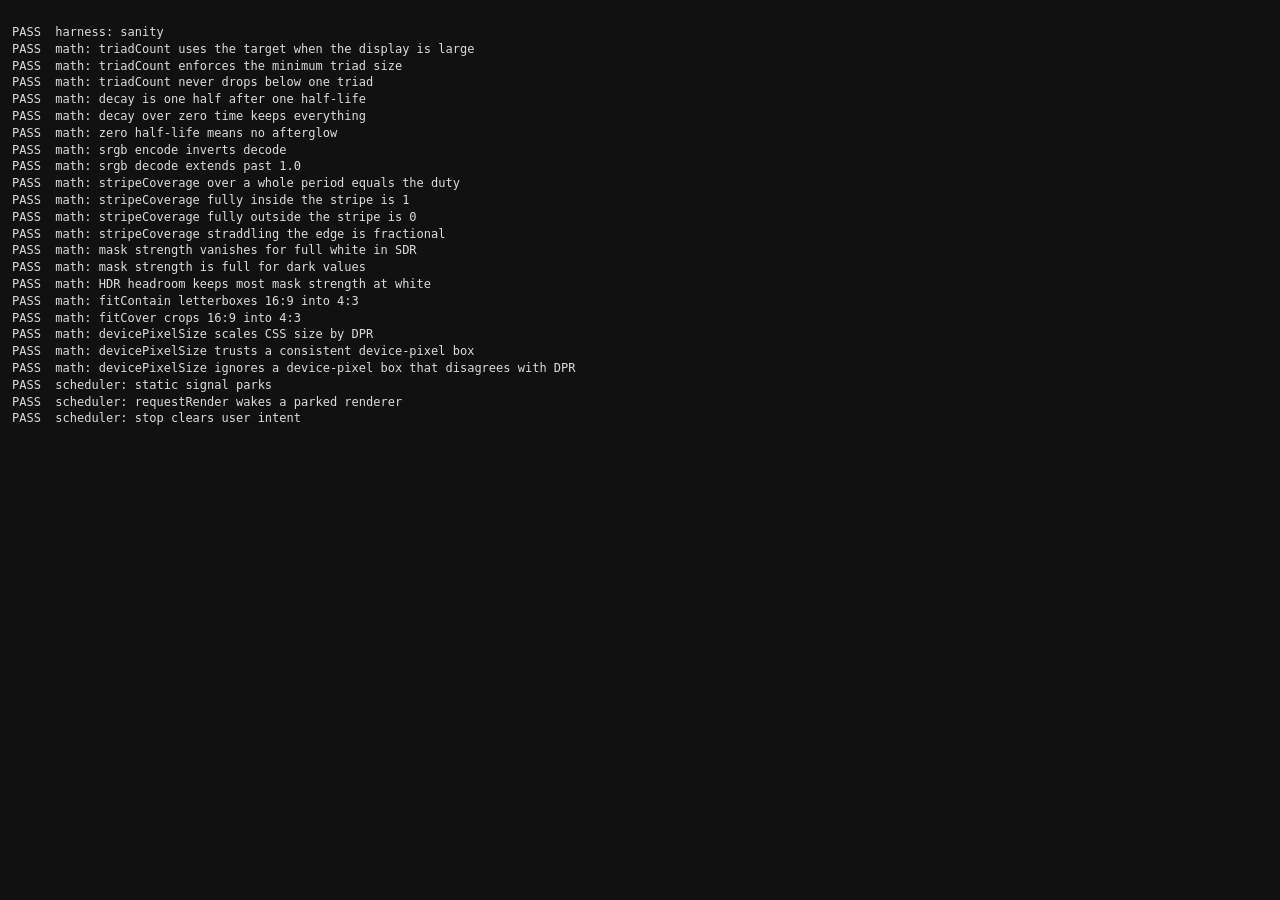
<file: tests/crt/index.html>
<!doctype html>
<html lang="en">
<head>
<meta charset="utf-8">
<title>CRT v2 tests</title>
<style>
  body { margin: 0; background: #111; color: #ddd; font: 12px/1.4 ui-monospace, monospace; }
  #out { white-space: pre-wrap; padding: 12px; }
  #stage { position: absolute; left: 0; top: 0; opacity: 0.01; pointer-events: none; }
  #stage canvas { display: block; }
</style>
</head>
<body>
<div id="stage"></div>
<pre id="out"></pre>
<script src="harness.js"></script>
<script src="util.js"></script>
<script src="../../docs/crt.js"></script>
<script src="../../docs/crt-webgl2.js"></script>
<script src="../../docs/crt-webgpu.js"></script>
<script src="sanity.test.js"></script>
<script src="math.test.js"></script>
<script src="scheduler.test.js"></script>
<script src="pipeline.test.js"></script>
<script src="beam.test.js"></script>
<script src="grille.test.js"></script>
<script src="glow.test.js"></script>
<script src="color.test.js"></script>
<script src="video.test.js"></script>
<script src="quality.test.js"></script>
<script src="webgpu.test.js"></script>
<script src="lifecycle.test.js"></script>
</body>
</html>
</file>
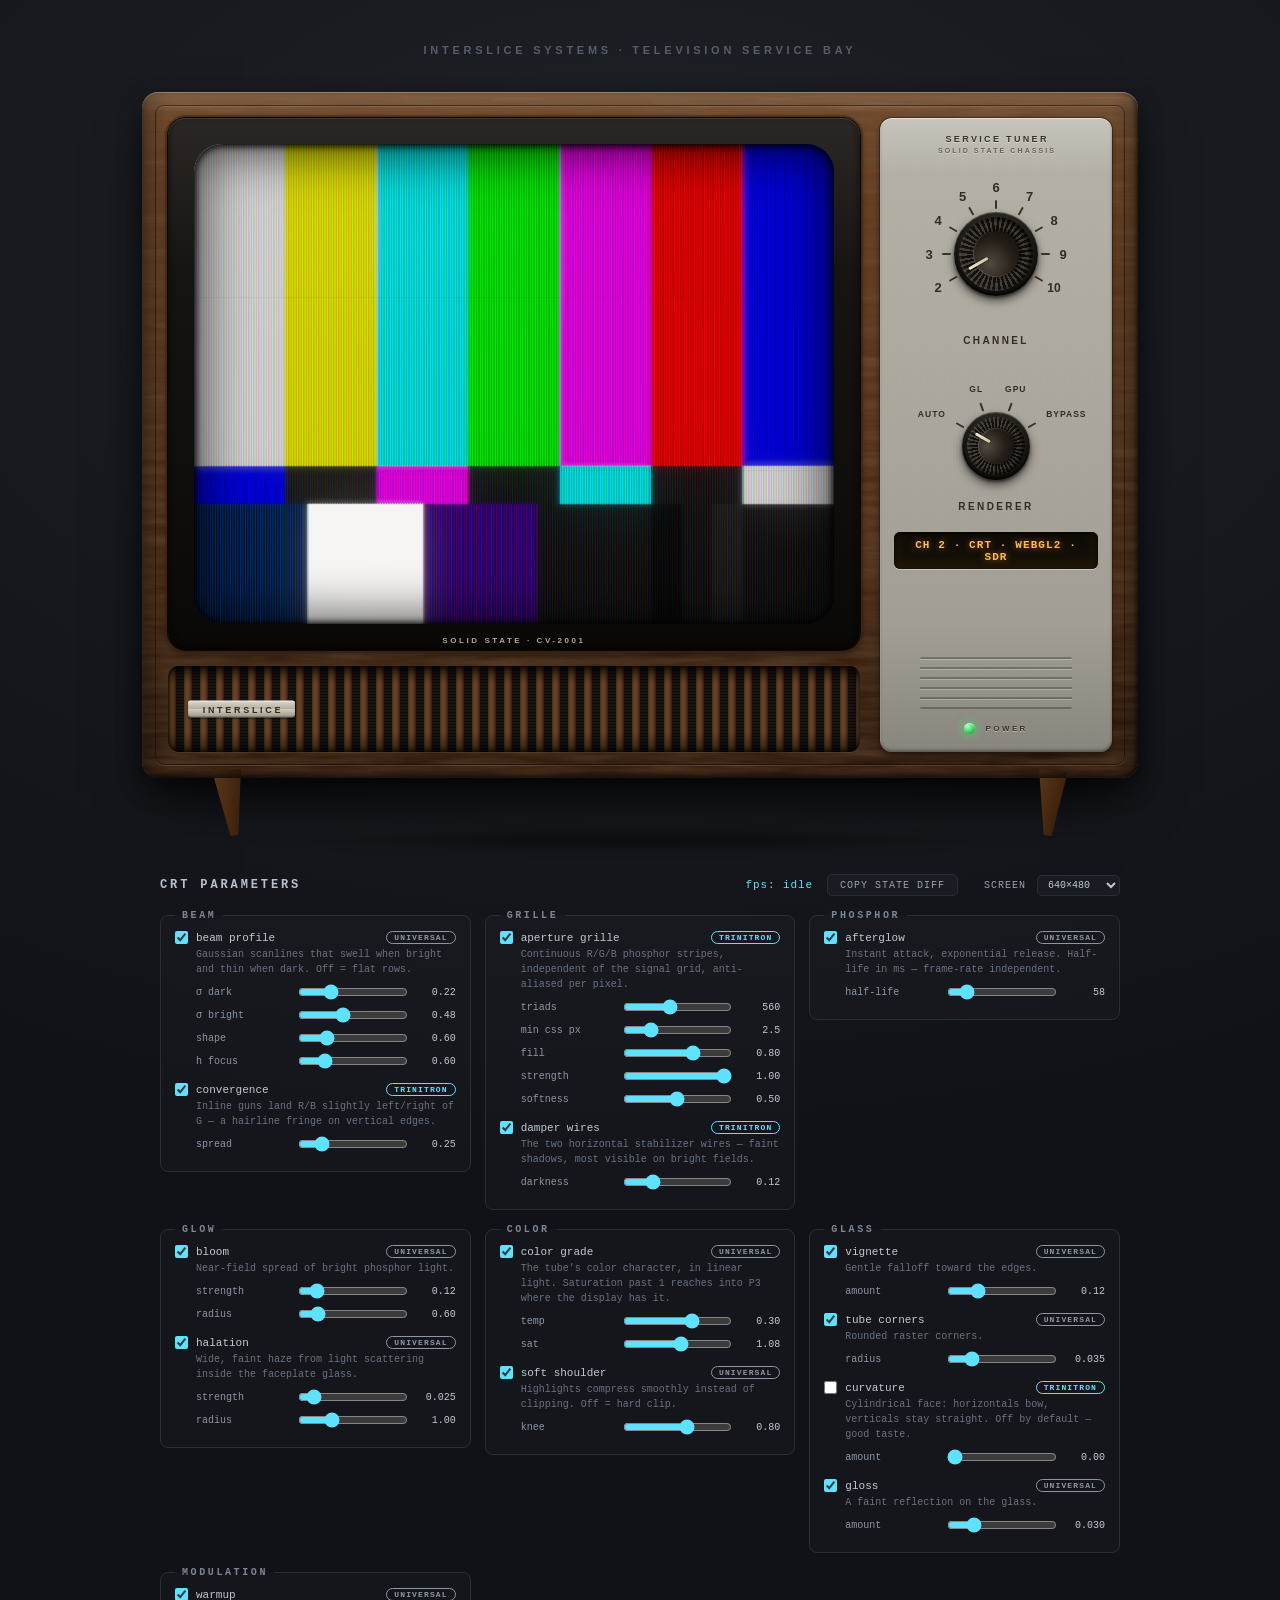
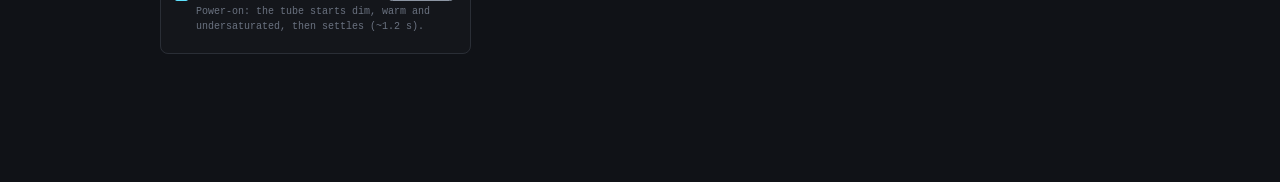
<file: docs/tv.html>
<!DOCTYPE html>
<html lang="en">
<head>
<meta charset="utf-8">
<meta name="viewport" content="width=device-width, initial-scale=1">
<meta name="robots" content="noindex">
<title>Interslice Systems — TV Service Bay</title>
<style>
/* ============================================================
   TV Service Bay — late-70s woodgrain console television.
   Dev/tuning page: fixed dark workshop backdrop, no tokens.css,
   no theme participation. Exact pixels matter (640×480 screen);
   the page scrolls rather than shrinks.
   ============================================================ */

* { box-sizing: border-box; }

html, body { margin: 0; padding: 0; }

body {
  min-width: fit-content;
  min-height: 100vh;
  background:
    radial-gradient(1400px 900px at 50% 14%, #1e2127 0%, #16181d 55%, #101217 100%)
    #16181d;
  color: #9aa1ad;
  font-family: "Helvetica Neue", Helvetica, Arial, sans-serif;
}

.bay {
  display: flex;
  flex-direction: column;
  align-items: center;
  width: max-content;
  margin: 0 auto;
  padding: 44px 40px 80px;
}

.bay-title {
  font-size: 11px;
  font-weight: 600;
  letter-spacing: .34em;
  text-transform: uppercase;
  color: #565e6b;
  margin: 0 0 36px;
  user-select: none;
}

/* ---- Cabinet ------------------------------------------------ */

.tv-cabinet {
  position: relative;
  width: max-content;
  border-radius: 16px;
  /* room for legs + floor shadow before the bench */
  margin-bottom: 96px;
  box-shadow:
    0 30px 55px -16px rgba(0, 0, 0, .85),
    0 10px 24px rgba(0, 0, 0, .4);
}

svg.cab-wood {
  position: absolute;
  inset: 0;
  width: 100%;
  height: 100%;
  border-radius: inherit;
  display: block;
}

.cab-sheen {
  position: absolute;
  inset: 0;
  border-radius: inherit;
  pointer-events: none;
  z-index: 1;
  background:
    linear-gradient(180deg,
      rgba(255, 244, 220, .16) 0,
      rgba(255, 244, 220, .04) 22px,
      rgba(255, 255, 255, 0) 90px,
      rgba(0, 0, 0, .10) 70%,
      rgba(0, 0, 0, .30) 100%),
    linear-gradient(90deg,
      rgba(0, 0, 0, .28) 0,
      rgba(0, 0, 0, 0) 26px,
      rgba(0, 0, 0, 0) calc(100% - 26px),
      rgba(0, 0, 0, .28) 100%);
  box-shadow:
    inset 0 1px 0 rgba(255, 240, 210, .30),
    inset 0 -3px 6px rgba(0, 0, 0, .55),
    inset 2px 0 3px rgba(255, 240, 210, .07),
    inset -2px 0 4px rgba(0, 0, 0, .35);
}

/* routed groove around the face frame */
.cab-groove {
  position: absolute;
  inset: 13px;
  border-radius: 9px;
  pointer-events: none;
  z-index: 1;
  border: 1px solid rgba(20, 10, 4, .55);
  box-shadow:
    0 1px 0 rgba(255, 230, 190, .12),
    inset 0 1px 0 rgba(255, 230, 190, .10);
}

.cab-inner {
  position: relative;
  z-index: 2;
  display: flex;
  gap: 20px;
  padding: 26px;
}

/* ---- Screen zone -------------------------------------------- */

.screen-zone {
  display: flex;
  flex-direction: column;
  gap: 16px;
}

.bezel {
  position: relative;
  padding: 26px;
  border-radius: 18px;
  background:
    linear-gradient(180deg, #2a2724 0%, #161412 30%, #0e0d0b 75%, #090807 100%);
  box-shadow:
    inset 0 1px 1px rgba(255, 255, 255, .12),
    inset 0 -2px 6px rgba(0, 0, 0, .7),
    0 0 0 1px rgba(8, 5, 3, .9),
    0 0 0 3px rgba(60, 36, 18, .55),
    0 3px 8px rgba(0, 0, 0, .55);
}

.bezel-text {
  position: absolute;
  left: 50%;
  bottom: 5px;
  transform: translateX(-50%);
  font-size: 8px;
  font-weight: 600;
  letter-spacing: .32em;
  text-transform: uppercase;
  color: #b3a98c;
  text-shadow: 0 -1px 0 rgba(0, 0, 0, .8);
  user-select: none;
  white-space: nowrap;
}

.screen-cutout {
  position: relative;
  width: var(--screen-w, 640px);
  height: calc(var(--screen-w, 640px) * 3 / 4);
  border-radius: 28px;
  overflow: hidden;
  background: #050607;
}

#crt, #bypass {
  position: absolute;
  left: 0;
  top: 0;
  width: 100%;    /* the engine fits its backing store to the device-pixel box */
  height: 100%;
}
#bypass { image-rendering: pixelated; } /* keep the nearest-neighbor look on HiDPI */
#crt[hidden], #bypass[hidden] { display: none; }

/* glass: inset shadow + faint diagonal glint, painted over the canvases */
.screen-cutout::after {
  content: '';
  position: absolute;
  inset: 0;
  border-radius: inherit;
  pointer-events: none;
  background: linear-gradient(160deg,
    rgba(255, 255, 255, .055) 0%,
    rgba(255, 255, 255, .015) 18%,
    rgba(255, 255, 255, 0) 34%);
  box-shadow:
    inset 0 0 46px 10px rgba(0, 0, 0, .60),
    inset 0 0 6px 2px rgba(0, 0, 0, .75),
    inset 0 2px 10px rgba(0, 0, 0, .45);
}

/* ---- Speaker grille ------------------------------------------ */

.grille {
  position: relative;
  height: 86px;
  border-radius: 10px;
  /* walnut slats over dark cloth */
  background:
    repeating-linear-gradient(90deg,
      #4c2f1a 0px,
      #6a472a 3px,
      #573620 6px,
      #2e1b0e 8px,
      rgba(0, 0, 0, 0) 8px,
      rgba(0, 0, 0, 0) 16px),
    repeating-linear-gradient(0deg,
      rgba(0, 0, 0, .35) 0 1px,
      rgba(255, 255, 255, .02) 1px 3px),
    #15100b;
  box-shadow:
    inset 0 3px 8px rgba(0, 0, 0, .8),
    inset 0 -2px 5px rgba(0, 0, 0, .6),
    0 1px 0 rgba(255, 230, 190, .08);
}

.grille::after { /* top/bottom slat shading */
  content: '';
  position: absolute;
  inset: 0;
  border-radius: inherit;
  pointer-events: none;
  background: linear-gradient(180deg,
    rgba(0, 0, 0, .45) 0%,
    rgba(0, 0, 0, 0) 22%,
    rgba(0, 0, 0, 0) 76%,
    rgba(0, 0, 0, .5) 100%);
}

.grille .badge { /* scoped: the bench reuses .badge for its scope pills */
  position: absolute;
  left: 20px;
  top: 50%;
  transform: translateY(-50%);
  z-index: 1;
  padding: 4px 12px 3px;
  font-size: 9px;
  font-weight: 700;
  letter-spacing: .3em;
  text-indent: .3em; /* balance letter-spacing */
  color: #332b20;
  background: linear-gradient(180deg, #ded9cd 0%, #b3aea0 48%, #cfcaba 52%, #9a9486 100%);
  border-radius: 3px;
  box-shadow:
    0 1px 2px rgba(0, 0, 0, .8),
    inset 0 1px 0 rgba(255, 255, 255, .7),
    inset 0 -1px 1px rgba(0, 0, 0, .35);
  user-select: none;
}

/* ---- Control plate ------------------------------------------- */

.control-plate {
  width: 232px;
  display: flex;
  flex-direction: column;
  align-items: center;
  padding: 16px 14px 18px;
  border-radius: 12px;
  /* brushed aluminum: vertical brush lines + vertical sheen */
  background:
    linear-gradient(180deg,
      rgba(255, 255, 255, .30) 0%,
      rgba(255, 255, 255, .05) 9%,
      rgba(255, 255, 255, 0) 30%,
      rgba(0, 0, 0, .08) 80%,
      rgba(0, 0, 0, .22) 100%),
    repeating-linear-gradient(90deg,
      #b7b3a9 0px, #aaa69c 1px, #b2aea4 2px, #aca89e 3px),
    #aeaaa0;
  box-shadow:
    inset 0 1px 0 rgba(255, 255, 255, .55),
    inset 0 -2px 3px rgba(0, 0, 0, .35),
    inset 1px 0 1px rgba(255, 255, 255, .25),
    0 0 0 1px rgba(40, 24, 10, .55),
    0 3px 7px rgba(0, 0, 0, .5);
}

.plate-title {
  font-size: 9px;
  font-weight: 700;
  letter-spacing: .26em;
  text-indent: .26em;
  text-transform: uppercase;
  color: #3a332a;
  text-shadow: 0 1px 0 rgba(255, 255, 255, .4);
  user-select: none;
}

.plate-sub {
  font-size: 7px;
  font-weight: 600;
  letter-spacing: .3em;
  text-indent: .3em;
  text-transform: uppercase;
  color: #6a6257;
  text-shadow: 0 1px 0 rgba(255, 255, 255, .35);
  margin-top: 3px;
  user-select: none;
}

.knob-station {
  position: relative;
  user-select: none;
}
.station-channel  { width: 202px; height: 188px; margin-top: 10px; }
.station-renderer { width: 202px; height: 164px; margin-top: 2px; }

.knob-station svg.dial {
  position: absolute;
  inset: 0;
  overflow: visible;
}
.dial text {
  fill: #332c23;
  font-family: "Helvetica Neue", Helvetica, Arial, sans-serif;
  font-weight: 700;
}
.dial line { stroke: #3a332a; stroke-width: 2; stroke-linecap: round; }
.dial .dial-caption { letter-spacing: .24em; font-size: 10px; }

/* ---- Knobs ---------------------------------------------------- */

.knob {
  position: absolute;
  padding: 0;
  border: 0;
  border-radius: 50%;
  cursor: pointer;
  touch-action: manipulation;
  /* skirt */
  background: radial-gradient(circle at 50% 32%, #3c3830 0%, #1b1813 55%, #070605 100%);
  box-shadow:
    0 5px 10px rgba(0, 0, 0, .55),
    0 2px 3px rgba(0, 0, 0, .5),
    inset 0 1px 1px rgba(255, 255, 255, .22),
    inset 0 -2px 3px rgba(0, 0, 0, .8);
}
#knob-channel  { width: 84px; height: 84px; left: 59px; top: 48px; }
#knob-renderer { width: 68px; height: 68px; left: 67px; top: 58px; }

.knob:focus-visible {
  outline: 3px solid #ffc864;
  outline-offset: 4px;
}
.knob:disabled {
  cursor: not-allowed;
  filter: grayscale(.5) brightness(.65);
}
.knob:not(:disabled):active .grip { filter: brightness(1.12); }

.grip {
  position: absolute;
  inset: 5px;
  border-radius: 50%;
  display: block;
  /* ribbed edge */
  background:
    radial-gradient(circle at 50% 50%, rgba(0,0,0,0) 0 58%, rgba(0,0,0,.25) 75%),
    repeating-conic-gradient(from 0deg,
      #45403a 0deg 4deg,
      #14110d 4deg 9deg);
  box-shadow:
    inset 0 2px 3px rgba(255, 255, 255, .14),
    inset 0 -3px 5px rgba(0, 0, 0, .75);
  transform: rotate(var(--angle, 0deg));
  transition: transform 120ms cubic-bezier(.34, 1.45, .64, 1); /* detent snap */
}
.grip::before { /* center cap */
  content: '';
  position: absolute;
  inset: 19%;
  border-radius: 50%;
  background: radial-gradient(circle at 38% 28%, #524a3f 0%, #262019 52%, #0d0b08 100%);
  box-shadow:
    0 2px 4px rgba(0, 0, 0, .85),
    inset 0 1px 1px rgba(255, 255, 255, .18);
}
.grip::after { /* pointer line */
  content: '';
  position: absolute;
  left: calc(50% - 1.5px);
  top: 8%;
  width: 3px;
  height: 30%;
  border-radius: 2px;
  background: linear-gradient(180deg, #f4ead2 0%, #cfc3a3 100%);
  box-shadow: 0 0 2px rgba(0, 0, 0, .75);
}

@media (prefers-reduced-motion: reduce) {
  .grip { transition: none; }
}

/* ---- Readout + power ------------------------------------------ */

.knob-readout {
  margin-top: 14px;
  min-width: 176px;
  padding: 7px 10px 6px;
  text-align: center;
  border-radius: 6px;
  font-family: ui-monospace, "SF Mono", Menlo, Consolas, "Liberation Mono", monospace;
  font-size: 11px;
  font-weight: 600;
  letter-spacing: .1em;
  color: #ffb957;
  text-shadow: 0 0 7px rgba(255, 150, 40, .6);
  background: linear-gradient(180deg, #0b0a08 0%, #181307 100%);
  box-shadow:
    inset 0 2px 6px rgba(0, 0, 0, .9),
    inset 0 0 14px rgba(120, 70, 10, .25),
    0 1px 0 rgba(255, 255, 255, .4);
  user-select: none;
}

/* engraved ventilation grooves filling the lower plate */
.plate-vents {
  margin-top: auto;
  width: 152px;
  height: 52px;
  border-radius: 2px;
  background: repeating-linear-gradient(180deg,
    rgba(0, 0, 0, .26) 0 2px,
    rgba(255, 255, 255, .25) 2px 3px,
    rgba(0, 0, 0, 0) 3px 10px);
}

.power-row {
  padding-top: 14px;
  display: flex;
  align-items: center;
  gap: 8px;
  user-select: none;
}

.led {
  width: 11px;
  height: 11px;
  border-radius: 50%;
  background: radial-gradient(circle at 35% 30%, #4a4a44, #22221e 70%);
  box-shadow:
    inset 0 1px 2px rgba(0, 0, 0, .8),
    0 1px 0 rgba(255, 255, 255, .35);
}
body[data-power="on"] .led {
  background: radial-gradient(circle at 35% 30%, #b6ffc8, #46e06b 45%, #14843a 100%);
  box-shadow:
    0 0 8px 2px rgba(70, 224, 107, .55),
    inset 0 1px 1px rgba(255, 255, 255, .6);
}
body[data-power="bypass"] .led {
  background: radial-gradient(circle at 35% 30%, #ffe9b0, #ffb02e 45%, #a35f06 100%);
  box-shadow:
    0 0 8px 2px rgba(255, 176, 46, .55),
    inset 0 1px 1px rgba(255, 255, 255, .6);
}

.power-label {
  font-size: 8px;
  font-weight: 700;
  letter-spacing: .3em;
  text-indent: .3em;
  color: #3a332a;
  text-shadow: 0 1px 0 rgba(255, 255, 255, .4);
}

/* ---- Legs + floor shadow -------------------------------------- */

.leg {
  position: absolute;
  bottom: -58px;
  width: 36px;
  height: 66px;
  z-index: 0;
  background: linear-gradient(100deg, #5d3a1e 0%, #46280f 55%, #2a1606 100%);
  clip-path: polygon(10% 0, 90% 0, 64% 100%, 42% 100%);
  filter: drop-shadow(0 3px 3px rgba(0, 0, 0, .5));
}
.leg-left  { left: 70px;  transform: rotate(-6deg); }
.leg-right { right: 70px; transform: rotate(6deg); }

.floor-shadow {
  position: absolute;
  left: 4%;
  bottom: -78px;
  width: 92%;
  height: 30px;
  z-index: -1;
  background: radial-gradient(closest-side, rgba(0, 0, 0, .6), rgba(0, 0, 0, 0) 72%);
  filter: blur(5px);
  pointer-events: none;
}

/* ---- Bench ------------------------------------------------------ */
/* Schema-driven parameter panel below the cabinet. Deliberately "lab
   equipment" rather than 1970s — it's the service bench, not the set. */

.bench {
  width: 960px;
  padding: 0 0 48px;
  display: grid;
  grid-template-columns: repeat(auto-fill, minmax(280px, 1fr));
  gap: 14px;
  align-items: start;
  font-family: ui-monospace, "SF Mono", Menlo, Consolas, "Liberation Mono", monospace;
}

.bench-note {
  grid-column: 1 / -1;
  margin: 0;
  text-align: center;
  font-size: 11px;
  letter-spacing: .14em;
  text-transform: uppercase;
  color: #565e6b;
}

.bench-head {
  grid-column: 1 / -1;
  display: flex;
  align-items: center;
  gap: 14px;
}
.bench-head h2 {
  flex: 1;
  margin: 0;
  font-size: 12px;
  font-weight: 700;
  letter-spacing: .24em;
  text-transform: uppercase;
  color: #b9c1cd;
}
.bench-fps {
  font-size: 11px;
  letter-spacing: .08em;
  color: #5ee2ff;
}
.bench-copy {
  padding: 5px 12px 4px;
  border: 1px solid #2a2e36;
  border-radius: 5px;
  background: #191c22;
  color: #9aa1ad;
  font: inherit;
  font-size: 10px;
  letter-spacing: .1em;
  text-transform: uppercase;
  cursor: pointer;
}
.bench-copy:hover { border-color: #3a4049; color: #c2c8d2; }
.bench-size {
  margin-left: 12px;
  font-size: 10px;
  letter-spacing: .1em;
  text-transform: uppercase;
  color: #9aa1ad;
}
.bench-size select {
  margin-left: 4px;
  padding: 3px 6px;
  border: 1px solid #2a2e36;
  border-radius: 5px;
  background: #191c22;
  color: #c2c8d2;
  font: inherit;
}

.bench-group {
  margin: 0;
  min-width: 0;
  padding: 10px 14px 14px;
  border: 1px solid #2a2e36;
  border-radius: 8px;
  background: rgba(255, 255, 255, .015);
}
.bench-group legend {
  padding: 0 7px;
  font-size: 10px;
  font-weight: 700;
  letter-spacing: .26em;
  text-transform: uppercase;
  color: #7d8694;
}

.bench-item + .bench-item { margin-top: 12px; }

.bench-toggle {
  display: flex;
  align-items: center;
  gap: 8px;
  font-size: 11px;
  color: #c2c8d2;
  cursor: pointer;
}
.bench-toggle input {
  margin: 0;
  accent-color: #5ee2ff;
}
.bench-toggle .badge { margin-left: auto; }

.bench-desc {
  margin: 3px 0 5px 21px;
  font-size: 10px;
  line-height: 1.5;
  color: #6a7280;
}

.bench-param {
  display: flex;
  align-items: center;
  gap: 8px;
  margin: 3px 0 3px 21px;
  font-size: 10px;
  color: #8d96a4;
}
.bench-param > span:first-child { min-width: 92px; }
.bench-param input[type="range"] {
  flex: 1;
  min-width: 0;
  accent-color: #5ee2ff;
}
.bench-param output {
  min-width: 38px;
  text-align: right;
  color: #c2c8d2;
}

/* scope pills */
.bench .badge {
  padding: 1px 7px;
  border: 1px solid;
  border-radius: 999px;
  font-size: 8px;
  font-weight: 700;
  letter-spacing: .14em;
  text-transform: uppercase;
  white-space: nowrap;
}
.badge-universal   { color: #8d96a4; border-color: #3a4049; }
.badge-trinitron   { color: #5ee2ff; border-color: rgba(94, 226, 255, .4); }
.badge-shadow-mask { color: #ff5ec8; border-color: rgba(255, 94, 200, .4); }
</style>
</head>
<body>
  <main class="bay">
    <h1 class="bay-title">Interslice Systems · Television Service Bay</h1>

    <div class="tv-cabinet">
      <!-- woodgrain body -->
      <svg class="cab-wood" aria-hidden="true">
        <defs>
          <linearGradient id="walnut" x1="0" y1="0" x2="0" y2="1">
            <stop offset="0"   stop-color="#6e4527"/>
            <stop offset=".45" stop-color="#5b371d"/>
            <stop offset="1"   stop-color="#402312"/>
          </linearGradient>
          <!-- broad cathedral streaks: slow along X, fast along Y -> horizontal grain -->
          <filter id="grain-broad" x="-2%" y="-2%" width="104%" height="104%">
            <feTurbulence type="fractalNoise" baseFrequency="0.012 0.12" numOctaves="4" seed="14"/>
            <feColorMatrix type="matrix" values="
              0   0   0  0  0.15
              0   0   0  0  0.07
              0   0   0  0  0.03
              1.1 0.7 0  0 -0.50"/>
          </filter>
          <!-- fine pore grain -->
          <filter id="grain-fine" x="-2%" y="-2%" width="104%" height="104%">
            <feTurbulence type="fractalNoise" baseFrequency="0.02 0.55" numOctaves="2" seed="5"/>
            <feColorMatrix type="matrix" values="
              0 0   0  0  0.10
              0 0   0  0  0.05
              0 0   0  0  0.02
              0 1.4 0  0 -0.62"/>
          </filter>
          <!-- pale early-wood highlight bands -->
          <filter id="grain-light" x="-2%" y="-2%" width="104%" height="104%">
            <feTurbulence type="fractalNoise" baseFrequency="0.010 0.09" numOctaves="3" seed="41"/>
            <feColorMatrix type="matrix" values="
              0   0 0  0  0.82
              0   0 0  0  0.58
              0   0 0  0  0.34
              0 1.3 0  0 -0.72"/>
          </filter>
        </defs>
        <rect width="100%" height="100%" fill="url(#walnut)"/>
        <rect width="100%" height="100%" filter="url(#grain-light)" opacity="0.42"/>
        <rect width="100%" height="100%" filter="url(#grain-broad)" opacity="0.95"/>
        <rect width="100%" height="100%" filter="url(#grain-fine)"  opacity="0.5"/>
      </svg>
      <div class="cab-sheen"  aria-hidden="true"></div>
      <div class="cab-groove" aria-hidden="true"></div>

      <div class="cab-inner">
        <div class="screen-zone">
          <div class="bezel">
            <div class="screen-cutout">
              <canvas id="crt"></canvas><!-- WebGL; the engine sizes its backing store to the device-pixel box -->
              <canvas id="bypass" width="640"  height="480" hidden></canvas>
            </div>
            <span class="bezel-text" aria-hidden="true">Solid State · CV-2001</span>
          </div>
          <div class="grille" aria-hidden="true">
            <span class="badge">INTERSLICE</span>
          </div>
        </div>

        <div class="control-plate">
          <div class="plate-title">Service Tuner</div>
          <div class="plate-sub">Solid State Chassis</div>

          <div class="knob-station station-channel">
            <svg class="dial" viewBox="0 0 202 188" width="202" height="188" aria-hidden="true">
              <!-- ticks at -120..+120 deg in 30-deg steps (r 46->53 about 101,90); numbers r=67 -->
              <line x1="61.2" y1="113.0" x2="55.1" y2="116.5"/>
              <line x1="55.0" y1="90.0" x2="48.0" y2="90.0"/>
              <line x1="61.2" y1="67.0" x2="55.1" y2="63.5"/>
              <line x1="78.0" y1="50.2" x2="74.5" y2="44.1"/>
              <line x1="101.0" y1="44.0" x2="101.0" y2="37.0"/>
              <line x1="124.0" y1="50.2" x2="127.5" y2="44.1"/>
              <line x1="140.8" y1="67.0" x2="146.9" y2="63.5"/>
              <line x1="147.0" y1="90.0" x2="154.0" y2="90.0"/>
              <line x1="140.8" y1="113.0" x2="146.9" y2="116.5"/>
              <text x="43.0" y="123.5" font-size="13" text-anchor="middle" dy=".35em">2</text>
              <text x="34.0" y="90.0" font-size="13" text-anchor="middle" dy=".35em">3</text>
              <text x="43.0" y="56.5" font-size="13" text-anchor="middle" dy=".35em">4</text>
              <text x="67.5" y="32.0" font-size="13" text-anchor="middle" dy=".35em">5</text>
              <text x="101.0" y="23.0" font-size="13" text-anchor="middle" dy=".35em">6</text>
              <text x="134.5" y="32.0" font-size="13" text-anchor="middle" dy=".35em">7</text>
              <text x="159.0" y="56.5" font-size="13" text-anchor="middle" dy=".35em">8</text>
              <text x="168.0" y="90.0" font-size="13" text-anchor="middle" dy=".35em">9</text>
              <text x="159.0" y="123.5" font-size="12" text-anchor="middle" dy=".35em">10</text>
              <text class="dial-caption" x="101" y="180" text-anchor="middle">CHANNEL</text>
            </svg>
            <button class="knob" id="knob-channel" aria-label="Channel selector"><span class="grip" aria-hidden="true"></span></button>
          </div>

          <div class="knob-station station-renderer">
            <svg class="dial" viewBox="0 0 202 164" width="202" height="164" aria-hidden="true">
              <!-- ticks at -60,-20,+20,+60 deg (r 38->45 about 101,92); labels r=58 -->
              <line x1="68.1" y1="73.0" x2="62.0" y2="69.5"/>
              <line x1="88.0" y1="56.3" x2="85.6" y2="49.7"/>
              <line x1="114.0" y1="56.3" x2="116.4" y2="49.7"/>
              <line x1="133.9" y1="73.0" x2="140.0" y2="69.5"/>
              <text x="50.8" y="63.0" font-size="8.5" letter-spacing="1" text-anchor="end">AUTO</text>
              <text x="81.2" y="37.5" font-size="8.5" letter-spacing="1" text-anchor="middle">GL</text>
              <text x="120.8" y="37.5" font-size="8.5" letter-spacing="1" text-anchor="middle">GPU</text>
              <text x="151.2" y="63.0" font-size="8.5" letter-spacing="1" text-anchor="start">BYPASS</text>
              <text class="dial-caption" x="101" y="156" text-anchor="middle">RENDERER</text>
            </svg>
            <button class="knob" id="knob-renderer" aria-label="Renderer selector"><span class="grip" aria-hidden="true"></span></button>
          </div>

          <div class="knob-readout" aria-live="polite" id="readout"></div>

          <div class="plate-vents" aria-hidden="true"></div>

          <div class="power-row">
            <span class="led" aria-hidden="true"></span>
            <span class="power-label">POWER</span>
          </div>
        </div>
      </div>

      <span class="leg leg-left"  aria-hidden="true"></span>
      <span class="leg leg-right" aria-hidden="true"></span>
      <span class="floor-shadow"  aria-hidden="true"></span>
    </div>

    <section class="bench" id="bench"><!-- populated by rebuildBench() --></section>
  </main>
<script src="crt.js"></script>
<script src="crt-webgl2.js"></script>
<script src="crt-webgpu.js"></script>
<script>
(function () {
  'use strict';
  // Signal grid. 640×480 (default) is the tuned look — clean consumer
  // signal on a nice tube, ~DVD/S-Video resolving power, triad pitch
  // ≈ a real Trinitron's at this display size. ?res=320 keeps the old
  // "console over RF" grid for comparison. The display size is fixed
  // either way; only the grid feeding it changes.
  const RES = new URLSearchParams(location.search).get('res') === '320' ? 320 : 640;
  const SIGNAL_W = RES, SIGNAL_H = RES * 3 / 4;
  const RENDERERS = ['crt', 'crt-gl', 'crt-gpu', 'bypass'];   // crt = auto (WebGPU+HDR on HDR displays)
  const SIZES = [320, 480, 640, 960, 1280];      // screen CSS width options (bench header)

  // --- Channels --------------------------------------------------------

  // CH 2 — SMPTE color bars (75% bars / castellation strip / PLUGE bottom)
  function drawSmpteBars(ctx, t, w, h) {
    const topH = Math.round(h * 0.67);          // 161 @ 240 — main bars
    const midH = Math.round(h * 0.08);          // 19  — castellation strip
    const by = topH + midH, bh = h - by;        // 60  — bottom quarter
    const bw = w / 7;
    // 75% bars: gray, yellow, cyan, green, magenta, red, blue
    const top = ['#c0c0c0', '#c0c000', '#00c0c0', '#00c000', '#c000c0', '#c00000', '#0000c0'];
    // castellations: reverse-bar correspondence — blue, black, magenta, black, cyan, black, gray
    const mid = ['#0000c0', '#131313', '#c000c0', '#131313', '#00c0c0', '#131313', '#c0c0c0'];
    for (let i = 0; i < 7; i++) {
      const x0 = Math.round(i * bw), x1 = Math.round((i + 1) * bw);
      ctx.fillStyle = top[i]; ctx.fillRect(x0, 0, x1 - x0, topH);
      ctx.fillStyle = mid[i]; ctx.fillRect(x0, topH, x1 - x0, midH);
    }
    // Bottom row, in units of w/28 (4 units = 1 bar width):
    // -I, 100% white, +Q, black — 5/4 bar each (5 bars total) —
    // then the PLUGE (3.5 / 7.5 / 11.5 IRE, 1/3 bar each) under the red bar,
    // and setup black under the blue bar.
    const u = w / 28;
    const bot = [['#00214c', 5], ['#ffffff', 5], ['#32006a', 5], ['#131313', 5],
                 ['#090909', 4 / 3], ['#131313', 4 / 3], ['#1d1d1d', 4 / 3], ['#131313', 4]];
    let x = 0;
    for (const [c, units] of bot) {
      const x0 = Math.round(x * u), x1 = Math.round((x + units) * u);
      ctx.fillStyle = c; ctx.fillRect(x0, by, x1 - x0, bh);
      x += units;
    }
  }

  // CH 3 — convergence crosshatch (the CRT service pattern)
  function drawCrosshatch(ctx, t, w, h) {
    ctx.fillStyle = '#000'; ctx.fillRect(0, 0, w, h);
    ctx.strokeStyle = '#fff'; ctx.lineWidth = 1;
    const step = 20;                       // 16×12 cells at 320×240
    ctx.beginPath();
    for (let x = step; x < w; x += step) { ctx.moveTo(x + 0.5, 0); ctx.lineTo(x + 0.5, h); }
    for (let y = step; y < h; y += step) { ctx.moveTo(0, y + 0.5); ctx.lineTo(w, y + 0.5); }
    ctx.stroke();
    ctx.strokeRect(0.5, 0.5, w - 1, h - 1);
    ctx.fillStyle = '#fff';                // dots at cell centers
    for (let y = step / 2; y < h; y += step)
      for (let x = step / 2; x < w; x += step)
        ctx.fillRect(x - 1, y - 1, 2, 2);
  }

  // CH 4 — Interslice test card (PM5544-flavored)
  function drawTestCard(ctx, t, w, h) {
    ctx.fillStyle = '#3a3a3a'; ctx.fillRect(0, 0, w, h);
    const step = 20;                       // background grid, 16×12 cells
    ctx.strokeStyle = '#fff'; ctx.lineWidth = 1;
    ctx.beginPath();
    for (let x = step; x < w; x += step) { ctx.moveTo(x + 0.5, 0); ctx.lineTo(x + 0.5, h); }
    for (let y = step; y < h; y += step) { ctx.moveTo(0, y + 0.5); ctx.lineTo(w, y + 0.5); }
    ctx.stroke();
    ctx.strokeRect(0.5, 0.5, w - 1, h - 1);          // edge line closes the border cells
    const cx = w / 2, cy = h / 2, r = h * 0.46;
    ctx.save();                            // big circle, clipped contents
    ctx.beginPath(); ctx.arc(cx, cy, r, 0, Math.PI * 2); ctx.clip();
    ctx.fillStyle = '#e8e8e8'; ctx.fillRect(cx - r, cy - r, 2 * r, 2 * r);
    // 75% color bars across the top of the circle
    const bars = ['#c0c000', '#00c0c0', '#00c000', '#c000c0', '#c00000', '#0000c0'];
    const bw2 = (2 * r) / bars.length;
    const barTop = Math.round(cy - r), barBot = Math.round(cy - r * 0.45);
    for (let i = 0; i < bars.length; i++) {
      const x0 = Math.round(cx - r + i * bw2), x1 = Math.round(cx - r + (i + 1) * bw2);
      ctx.fillStyle = bars[i]; ctx.fillRect(x0, barTop, x1 - x0, barBot - barTop);
    }
    // frequency gratings — vertical line bundles at rising pitch, centered on cx
    const pitches = [8, 6, 4, 3, 2];
    const gratingW = pitches.reduce((sum, p) => sum + 8 * p, 0);   // 184 px
    const gy = Math.round(cy + r * 0.25), gh = Math.round(r * 0.3);
    let gx = Math.round(cx - gratingW / 2);                        // integer → crisp stripes
    for (const pitch of pitches) {
      for (let i = 0; i < 8; i++, gx += pitch) {
        ctx.fillStyle = i % 2 ? '#e8e8e8' : '#111';
        ctx.fillRect(gx, gy, pitch, gh);
      }
    }
    const fs = w / 320;                    // resolution-proportional type — same physical
    ctx.fillStyle = '#111';                // size through either grid, so the legibility
    ctx.fillRect(cx - 95 * fs, cy - 26 * fs, 190 * fs, 48 * fs);   // A/B tests the tube, not the font
    ctx.fillStyle = '#fff';
    ctx.textAlign = 'center'; ctx.textBaseline = 'middle';
    ctx.font = `700 ${Math.round(16 * fs)}px monospace`;
    ctx.fillText('INTERSLICE SYSTEMS', cx, cy - 9 * fs);
    ctx.font = `400 ${Math.round(11 * fs)}px monospace`;
    ctx.fillText('· PLEASE STAND BY ·', cx, cy + 11 * fs);
    ctx.restore();
    ctx.strokeStyle = '#fff'; ctx.lineWidth = 2;   // circle outline
    ctx.beginPath(); ctx.arc(cx, cy, r, 0, Math.PI * 2); ctx.stroke();
    ctx.fillStyle = '#fff';                // corner registration marks
    for (const [mx, my] of [[10, 10], [w - 10, 10], [10, h - 10], [w - 10, h - 10]]) {
      ctx.fillRect(mx - 6, my - 1, 12, 2); ctx.fillRect(mx - 1, my - 6, 2, 12);
    }
  }

  // CH 5 — "INTERSLICE SYSTEMS" demo reel. 40 s loop, eight scenes with
  // hard cuts (each opening on a 90 ms bloom flash), broadcast-ident style:
  // CRT power-on + station ident → parallax starfield accelerating to warp →
  // copper bars + sine scroller → vector tunnel → additive plasma weave with
  // a CH·5 knockout → RGB-split wordmark bounce over a synth floor → moiré
  // roses → sign-off + CRT collapse (which wraps cleanly into the power-on).
  // Deterministic in t; lookup tables built once via function statics, no
  // per-frame buffer allocations.
  function drawMotionReel(ctx, t, w, h) {
    let S = drawMotionReel._S;
    if (!S) {                              // one-time static tables
      S = drawMotionReel._S = {};
      let seed = 0x5EED5;                  // mulberry32 — deterministic layout
      const rnd = () => {
        seed = seed + 0x6D2B79F5 | 0;
        let z = Math.imul(seed ^ seed >>> 15, 1 | seed);
        z = z + Math.imul(z ^ z >>> 7, 61 | z) ^ z;
        return ((z ^ z >>> 14) >>> 0) / 4294967296;
      };
      S.N = 150;
      S.stars = new Float32Array(S.N * 3); // x, y in [-1,1]; z phase in [0,1)
      S.starCol = new Uint8Array(S.N);
      for (let i = 0; i < S.N; i++) {
        S.stars[i * 3] = rnd() * 2 - 1;
        S.stars[i * 3 + 1] = rnd() * 2 - 1;
        S.stars[i * 3 + 2] = rnd();
        S.starCol[i] = i % 7 === 0 ? 1 : i % 5 === 0 ? 2 : 0;
      }
      S.hues = [];
      for (let i = 0; i < 60; i++) S.hues.push(`hsl(${i * 6},100%,62%)`);
      const copper = (r, g, b) => [.16, .42, .78, 1, .78, .42, .16]
        .map(k => `rgb(${r * k | 0},${g * k | 0},${b * k | 0})`);
      S.bars = [copper(255, 40, 200), copper(40, 220, 255), copper(255, 230, 60),
                copper(255, 40, 200), copper(40, 220, 255), copper(235, 240, 255)];
      S.pm = []; S.pc = []; S.py = [];     // plasma ramps: magenta / cyan / amber
      for (let i = 0; i < 48; i++) {
        const k = i / 47;
        S.pm.push(`rgba(${40 + 215 * k | 0},${k * k * 70 | 0},${120 + 135 * k | 0},0.5)`);
        S.pc.push(`rgba(${k * k * 80 | 0},${60 + 190 * k | 0},${150 + 105 * k | 0},0.5)`);
        S.py.push(`rgba(${60 + 195 * k | 0},${40 + 200 * k | 0},${k * k * 90 | 0},0.35)`);
      }
      S.msg = '*** INTERSLICE SYSTEMS ***  BUILDING THE FUTURE, TOMORROW!  ***' +
              '  CH-5 PHOSPHOR DEMO REEL  ***  GREETZ TO ALL TRINITRON HEADS  ***';
      S.glow = ctx.createRadialGradient(0, 0, 0, 0, 0, 48);   // warp-core glow sprite
      S.glow.addColorStop(0, 'rgba(225,240,255,0.9)');
      S.glow.addColorStop(0.35, 'rgba(150,195,255,0.5)');
      S.glow.addColorStop(1, 'rgba(120,180,255,0)');
    }
    const TAU = Math.PI * 2, PERIOD = 40000;
    const tt = ((t % PERIOD) + PERIOD) % PERIOD;
    const cx = w / 2, cy = h / 2;
    const clamp = (v, a, b) => v < a ? a : v > b ? b : v;
    const fract = x => x - Math.floor(x);
    const BG = '#04060f';
    const CUTS = [4000, 10000, 16000, 22000, 28000, 34000, 37400, 40000];
    let sn = 0;
    while (tt >= CUTS[sn]) sn++;
    const ts = tt - (sn === 0 ? 0 : CUTS[sn - 1]);
    ctx.save();
    ctx.textAlign = 'center';
    ctx.textBaseline = 'middle';

    if (sn === 0) {
      // ---- scene 0: CRT power-on, then station ident ----
      ctx.fillStyle = '#000'; ctx.fillRect(0, 0, w, h);
      if (ts < 560) {                      // dot → line → raster bloom-up
        const p = ts / 560;
        ctx.globalCompositeOperation = 'lighter';
        if (p < 0.42) {
          const q = p / 0.42, e = 1 - (1 - q) * (1 - q);
          const lw = Math.max(3, e * w * 0.96);
          ctx.fillStyle = 'rgba(140,180,255,0.35)'; ctx.fillRect(cx - lw / 2, cy - 4, lw, 8);
          ctx.fillStyle = '#fff'; ctx.fillRect(cx - lw / 2, cy - 1, lw, 2);
        } else {
          const q = (p - 0.42) / 0.58, e = 1 - (1 - q) * (1 - q);
          const vh = Math.max(2, e * h);
          ctx.fillStyle = `rgba(150,185,255,${0.9 - 0.75 * e})`; ctx.fillRect(0, cy - vh / 2, w, vh);
          ctx.fillStyle = `rgba(255,255,255,${1 - 0.8 * e})`; ctx.fillRect(0, cy - 1.5, w, 3);
        }
      } else {
        const ti = ts - 560;
        ctx.fillStyle = BG; ctx.fillRect(0, 0, w, h);
        ctx.fillStyle = 'rgba(160,200,255,0.05)';            // drifting scan band
        ctx.fillRect(0, fract(ti * 0.00022) * (h + 60) - 30, w, 26);
        const fadeIn = clamp(ti / 420, 0, 1);
        ctx.globalAlpha = fadeIn * (0.92 + 0.08 * Math.sin(ti * 0.21));
        ctx.font = 'bold 34px monospace';
        const off = 2 + (ti < 700 ? (700 - ti) * 0.02 : 0);  // fringes converge on entry
        ctx.globalCompositeOperation = 'lighter';
        ctx.fillStyle = 'rgba(255,40,210,0.9)'; ctx.fillText('INTERSLICE', cx - off, 88);
        ctx.fillStyle = 'rgba(40,220,255,0.9)'; ctx.fillText('INTERSLICE', cx + off, 88);
        ctx.fillStyle = 'rgba(255,255,255,0.95)'; ctx.fillText('INTERSLICE', cx, 88);
        ctx.globalCompositeOperation = 'source-over';
        if (ti > 350) {
          ctx.globalAlpha = clamp((ti - 350) / 350, 0, 1);
          ctx.font = 'bold 15px monospace'; ctx.fillStyle = '#35e0ff';
          ctx.fillText('S Y S T E M S', cx, 120);
        }
        ctx.globalAlpha = 1;
        if (ti > 500) {                                       // yellow rule grows out
          const rw = clamp((ti - 500) / 400, 0, 1) * 220;
          ctx.fillStyle = '#ffe93c'; ctx.fillRect(cx - rw / 2, 134, rw, 2);
        }
        if (ti > 900) {                                       // tagline types on
          const n = Math.min(30, (ti - 900) / 55 | 0);
          const msg = 'BUILDING THE FUTURE, TOMORROW!'.slice(0, n);
          ctx.font = '11px monospace'; ctx.fillStyle = '#ffe93c';
          ctx.fillText(msg, cx, 160);
          if (n < 30 || ((ti / 260) | 0) % 2 === 0) {
            ctx.fillRect(cx + ctx.measureText(msg).width / 2 + 3, 155, 6, 10);
          }
        }
        if (ti > 1500) {
          ctx.globalAlpha = 0.8; ctx.font = '9px monospace'; ctx.fillStyle = '#7a86b8';
          ctx.fillText('CH·5 · DEMO REEL · EST. 1986 · 60 FIELDS/SEC', cx, h - 18);
          ctx.globalAlpha = 1;
        }
        const sp = (ti - 1100) / 900;                         // gloss sweep over the title
        if (sp > 0 && sp < 1) {
          ctx.globalCompositeOperation = 'lighter'; ctx.globalAlpha = 0.22;
          ctx.fillStyle = '#fff';
          ctx.save(); ctx.translate(-80 + sp * (w + 160), 0);
          ctx.transform(1, 0, -0.35, 1, 0, 0); ctx.fillRect(0, 58, 26, 64); ctx.restore();
          ctx.globalAlpha = 1;
        }
      }

    } else if (sn === 1) {
      // ---- scene 1: parallax starfield, accelerating into warp streaks ----
      ctx.fillStyle = '#010208'; ctx.fillRect(0, 0, w, h);
      const u = clamp((ts - 3300) / 2400, 0, 1);              // warp ramp
      const shift = 0.00013 * ts + 1.5 * u * u;
      const streak = 0.006 + u * 0.07;
      ctx.globalCompositeOperation = 'lighter';                // core glow swells with speed
      ctx.save(); ctx.translate(cx, cy);
      const gs = (16 + u * 32) / 48;
      ctx.scale(gs, gs); ctx.globalAlpha = 0.55 + u * 0.45;
      ctx.fillStyle = S.glow; ctx.fillRect(-48, -48, 96, 96);
      ctx.restore();
      const cols = ['rgba(205,228,255,', 'rgba(255,90,230,', 'rgba(255,235,120,'];
      for (let ci = 0; ci < 3; ci++) {
        for (let near = 0; near < 2; near++) {                // depth-bucketed batching
          ctx.beginPath();
          for (let i = 0; i < S.N; i++) {
            if (S.starCol[i] !== ci) continue;
            const z = fract(S.stars[i * 3 + 2] - shift) * 0.96 + 0.04;
            if (near ? z >= 0.45 : z < 0.45) continue;
            const f1 = 0.22 / z, f2 = 0.22 / Math.min(1, z + streak);
            const x1 = cx + S.stars[i * 3] * f1 * cx, y1 = cy + S.stars[i * 3 + 1] * f1 * cy;
            if (x1 < -4 || x1 > w + 4 || y1 < -4 || y1 > h + 4) continue;
            ctx.moveTo(cx + S.stars[i * 3] * f2 * cx, cy + S.stars[i * 3 + 1] * f2 * cy);
            ctx.lineTo(x1, y1 + 0.01);
          }
          ctx.strokeStyle = cols[ci] + (near ? '1)' : '0.62)');
          ctx.lineWidth = near ? 2.2 : 1.3;
          ctx.stroke();
        }
      }
      ctx.globalCompositeOperation = 'source-over';
      ctx.font = '9px monospace'; ctx.textAlign = 'left'; ctx.fillStyle = '#5e6aa0';
      ctx.fillText('VELOCITY TEST // SECTOR 7G', 8, h - 10);
      ctx.textAlign = 'center';
      if (u > 0 && u < 1 && ((ts / 120) | 0) % 2 === 0) {
        ctx.font = 'bold 13px monospace'; ctx.fillStyle = '#ffe93c';
        ctx.fillText('— ENGAGE —', cx, h - 30);
      }

    } else if (sn === 2) {
      // ---- scene 2: copper bars + rainbow sine scroller ----
      ctx.fillStyle = '#03040c'; ctx.fillRect(0, 0, w, h);
      ctx.globalCompositeOperation = 'lighter';
      for (let b = 0; b < 6; b++) {
        const yb = cy - 7 + Math.sin(ts * 0.0021 + b * 0.97) * h * 0.34
                 + Math.sin(ts * 0.00063 + b * 2.1) * 16;
        for (let r = 0; r < 7; r++) {
          ctx.fillStyle = S.bars[b][r]; ctx.fillRect(0, yb + r * 2, w, 2);
        }
      }
      ctx.globalCompositeOperation = 'source-over';
      ctx.font = 'bold 21px monospace';
      if (!S.cw) S.cw = ctx.measureText('M').width;
      const scroll = ts * 0.17;
      ctx.lineWidth = 3; ctx.strokeStyle = 'rgba(0,0,12,0.75)';
      for (let i = 0; i < S.msg.length; i++) {
        const x = w + i * S.cw - scroll;
        if (x < -16) continue;
        if (x > w + 16) break;
        const y = cy + Math.sin(x * 0.035 + ts * 0.005) * 30;
        ctx.strokeText(S.msg[i], x, y);                       // dark rim for legibility
        ctx.fillStyle = S.hues[(i * 3 + (ts * 0.018 | 0)) % 60];
        ctx.fillText(S.msg[i], x, y);
      }

    } else if (sn === 3) {
      // ---- scene 3: twisting vector tunnel, Lissajous throat ----
      ctx.fillStyle = '#02030a'; ctx.fillRect(0, 0, w, h);
      const tx = cx + Math.sin(ts * 0.0011) * 44, ty = cy + Math.sin(ts * 0.0017 + 1.2) * 28;
      ctx.globalCompositeOperation = 'lighter';
      ctx.lineJoin = 'round';
      for (let i = 0; i < 16; i++) {
        const zf = fract(i / 16 + ts * 0.00021);
        const rad = 4 + Math.pow(zf, 2.4) * 300;
        const rot = ts * 0.00085 + zf * 2.4;                  // per-depth twist
        ctx.strokeStyle = S.hues[(i * 7 + (ts * 0.02 | 0)) % 60];
        ctx.globalAlpha = 0.22 + zf * 0.78;
        ctx.lineWidth = 1 + zf * 2.2;
        ctx.beginPath();
        for (let v = 0; v <= 8; v++) {
          const a = rot + v / 8 * TAU;
          const px = tx + Math.cos(a) * rad, py = ty + Math.sin(a) * rad * 0.86;
          v ? ctx.lineTo(px, py) : ctx.moveTo(px, py);
        }
        ctx.stroke();
      }
      ctx.globalAlpha = 1;
      ctx.fillStyle = 'rgba(120,200,255,0.25)';
      ctx.beginPath(); ctx.arc(tx, ty, 7, 0, TAU); ctx.fill();
      ctx.fillStyle = 'rgba(255,255,255,0.85)';
      ctx.beginPath(); ctx.arc(tx, ty, 2.2, 0, TAU); ctx.fill();
      ctx.globalCompositeOperation = 'source-over';
      ctx.font = '9px monospace'; ctx.textAlign = 'right'; ctx.fillStyle = '#5e6aa0';
      ctx.fillText('VECTOR TUNNEL // OCT-8', w - 8, h - 10);
      ctx.textAlign = 'center';

    } else if (sn === 4) {
      // ---- scene 4: additive plasma weave (rows + cols + rotating diagonal),
      // CH·5 punched out dark ----
      ctx.fillStyle = '#000'; ctx.fillRect(0, 0, w, h);
      ctx.globalCompositeOperation = 'lighter';
      const T = ts * 0.001;
      for (let y = 0; y < h; y += 2) {
        const v = Math.sin(y * 0.046 + T * 1.9) + Math.sin(y * 0.012 - T * 1.2)
                + Math.sin(y * 0.024 + Math.sin(T * 0.7) * 2);
        ctx.fillStyle = S.pm[clamp((v + 3) / 6 * 47 | 0, 0, 47)];
        ctx.fillRect(0, y, w, 2);
      }
      for (let x = 0; x < w; x += 2) {
        const v = Math.sin(x * 0.041 - T * 1.6) + Math.sin(x * 0.011 + T * 1.05)
                + Math.sin(x * 0.027 + Math.sin(T * 0.9 + 2) * 2);
        ctx.fillStyle = S.pc[clamp((v + 3) / 6 * 47 | 0, 0, 47)];
        ctx.fillRect(x, 0, 2, h);
      }
      ctx.save();
      ctx.translate(cx, cy); ctx.rotate(0.6 + Math.sin(T * 0.5) * 0.5);
      for (let d = -200; d < 200; d += 4) {
        const v = Math.sin(d * 0.05 + T * 2.3) + Math.sin(d * 0.017 - T * 0.8);
        ctx.fillStyle = S.py[clamp((v + 2) / 4 * 47 | 0, 0, 47)];
        ctx.fillRect(-220, d, 440, 4);
      }
      ctx.restore();
      ctx.font = 'bold 64px monospace';
      ctx.strokeStyle = 'rgba(255,255,255,0.35)'; ctx.lineWidth = 1;
      ctx.strokeText('CH·5', cx, cy + 2);                // bright rim…
      ctx.globalCompositeOperation = 'source-over';
      ctx.fillStyle = '#02030a';
      ctx.fillText('CH·5', cx, cy + 2);                  // …around a dark knockout

    } else if (sn === 5) {
      // ---- scene 5: RGB-split wordmark tumbling over a scrolling synth floor ----
      ctx.fillStyle = BG; ctx.fillRect(0, 0, w, h);
      const hor = h * 0.62;
      ctx.strokeStyle = 'rgba(40,220,255,0.34)'; ctx.lineWidth = 1;
      ctx.beginPath();
      for (let i = 0; i < 10; i++) {                          // floor rushes toward viewer
        const k = fract(i / 10 + ts * 0.00021), y = hor + (h - hor) * k * k;
        ctx.moveTo(0, y); ctx.lineTo(w, y);
      }
      for (let i = -4; i <= 4; i++) {
        ctx.moveTo(cx + i * 10, hor); ctx.lineTo(cx + i * 70, h + 8);
      }
      ctx.stroke();
      ctx.fillStyle = 'rgba(40,220,255,0.5)'; ctx.fillRect(0, hor, w, 1);
      ctx.font = 'bold 32px monospace';
      ctx.globalCompositeOperation = 'lighter';
      const pose = tm => [cx + Math.sin(tm * 0.0016) * 38,
                          h * 0.34 + Math.sin(tm * 0.0027 + 0.7) * 34,
                          Math.sin(tm * 0.0012) * 0.42,
                          1 + 0.22 * Math.sin(tm * 0.0021 + 1.1)];
      for (let g = 4; g >= 1; g--) {                          // explicit ghost trail
        const [gx, gy, gr, gs] = pose(ts - g * 55);
        ctx.save(); ctx.translate(gx, gy); ctx.rotate(gr); ctx.scale(gs, gs);
        ctx.globalAlpha = 0.17 - 0.03 * g;
        ctx.fillStyle = g % 2 ? 'rgba(255,40,210,1)' : 'rgba(40,220,255,1)';
        ctx.fillText('INTERSLICE', 0, 0);
        ctx.restore();
      }
      const [px, py, pr, ps] = pose(ts);
      ctx.save(); ctx.translate(px, py); ctx.rotate(pr); ctx.scale(ps, ps);
      ctx.globalAlpha = 1;
      ctx.fillStyle = 'rgba(255,40,210,0.9)'; ctx.fillText('INTERSLICE', -2.2, 0);
      ctx.fillStyle = 'rgba(40,220,255,0.9)'; ctx.fillText('INTERSLICE', 2.2, 0);
      ctx.fillStyle = '#fff'; ctx.fillText('INTERSLICE', 0, 0);
      ctx.restore();
      ctx.fillStyle = '#ffe93c';
      for (let k = 0; k < 6; k++) {                           // orbiting sparks
        const a = ts * 0.004 + k * TAU / 6;
        ctx.fillRect(px + Math.cos(a) * 82 - 1, py + Math.sin(a) * 30 - Math.sin(a * 2) * 8 - 1, 2, 2);
      }

    } else if (sn === 6) {
      // ---- scene 6: moiré roses — two drifting ring sets beat against
      // each other and the aperture grille ----
      ctx.fillStyle = '#020309'; ctx.fillRect(0, 0, w, h);
      ctx.globalCompositeOperation = 'lighter';
      const gap = 6.5 + Math.sin(ts * 0.0012) * 2.2;
      const a = ts * 0.00085, ph = fract(ts * 0.0005) * gap;
      const sets = [[cx + Math.cos(a) * 36, cy + Math.sin(a) * 24, 'rgba(40,220,255,0.9)'],
                    [cx - Math.cos(a) * 36, cy - Math.sin(a) * 24, 'rgba(255,40,210,0.9)']];
      ctx.lineWidth = 1.4;
      for (const [ox, oy, col] of sets) {
        ctx.strokeStyle = col;
        ctx.beginPath();
        for (let r = ph + 1; r < 290; r += gap) {
          ctx.moveTo(ox + r, oy); ctx.arc(ox, oy, r, 0, TAU);
        }
        ctx.stroke();
      }
      ctx.strokeStyle = 'rgba(255,255,255,0.55)';             // breathing white radar rings
      ctx.beginPath();
      for (let i = 0; i < 10; i++) {
        const r = fract(i / 10 + ts * 0.00035) * 120 + 3;
        ctx.moveTo(cx + r, cy); ctx.arc(cx, cy, r, 0, TAU);
      }
      ctx.stroke();
      ctx.globalCompositeOperation = 'source-over';
      ctx.font = '9px monospace'; ctx.textAlign = 'right'; ctx.fillStyle = '#5e6aa0';
      ctx.fillText('GRILLE STRESS // MOIRE ROSE', w - 8, h - 10);
      ctx.textAlign = 'center';

    } else {
      // ---- scene 7: sign-off card, then CRT collapse to a dot (loops
      // straight into scene 0's power-on) ----
      ctx.fillStyle = '#000'; ctx.fillRect(0, 0, w, h);
      if (ts < 1700) {
        ctx.fillStyle = BG; ctx.fillRect(0, 0, w, h);
        ctx.globalCompositeOperation = 'lighter';
        ctx.font = 'bold 22px monospace';
        ctx.fillStyle = 'rgba(255,40,210,0.85)'; ctx.fillText('INTERSLICE SYSTEMS', cx - 1.5, 96);
        ctx.fillStyle = 'rgba(40,220,255,0.85)'; ctx.fillText('INTERSLICE SYSTEMS', cx + 1.5, 96);
        ctx.fillStyle = '#fff'; ctx.fillText('INTERSLICE SYSTEMS', cx, 96);
        ctx.globalCompositeOperation = 'source-over';
        ctx.font = '11px monospace'; ctx.fillStyle = '#35e0ff';
        ctx.fillText('TRANSMISSION COMPLETE', cx, 128);
        ctx.font = '10px monospace'; ctx.fillStyle = '#ffe93c';
        ctx.fillText('BUILDING THE FUTURE, TOMORROW!', cx, 150);
        if (((ts / 300) | 0) % 2 === 0) { ctx.fillStyle = '#fff'; ctx.fillRect(cx - 3, 168, 6, 9); }
      } else {
        const pa = (ts - 1700) / 900;
        ctx.globalCompositeOperation = 'lighter';
        if (pa < 0.42) {                                      // raster squashes vertically
          const q = pa / 0.42, e = q * q * (3 - 2 * q);
          const vh = Math.max(2, (1 - e) * h * 0.92);
          ctx.fillStyle = `rgba(150,190,255,${0.25 + 0.55 * e})`; ctx.fillRect(0, cy - vh / 2, w, vh);
          ctx.fillStyle = `rgba(255,255,255,${0.35 + 0.65 * e})`; ctx.fillRect(0, cy - 1.5, w, 3);
        } else if (pa < 0.78) {                               // line shrinks to a dot
          const q = (pa - 0.42) / 0.36, lw = Math.max(4, (1 - q * q) * w);
          ctx.fillStyle = 'rgba(160,200,255,0.5)'; ctx.fillRect(cx - lw / 2, cy - 3.5, lw, 7);
          ctx.fillStyle = '#fff'; ctx.fillRect(cx - lw / 2, cy - 1.5, lw, 3);
        } else {                                              // dot afterglow fades out
          const al = 1 - (pa - 0.78) / 0.22;
          ctx.fillStyle = `rgba(190,215,255,${al * 0.5})`;
          ctx.beginPath(); ctx.arc(cx, cy, 5, 0, TAU); ctx.fill();
          ctx.fillStyle = `rgba(255,255,255,${al})`;
          ctx.beginPath(); ctx.arc(cx, cy, 2.2, 0, TAU); ctx.fill();
        }
      }
    }

    if (sn >= 1 && sn <= 6 && ts < 90) {                      // cut flash — feeds the bloom
      ctx.globalCompositeOperation = 'source-over';
      ctx.fillStyle = `rgba(255,255,255,${0.8 * (1 - ts / 90)})`;
      ctx.fillRect(0, 0, w, h);
    }
    ctx.restore();
  }

  // CH 6 — dead-channel snow (also used as the channel-switch interstitial)
  // u32 writes assume little-endian (0xAABBGGRR → R,G,B,A bytes) — true on
  // every platform this targets; grayscale (R=G=B) limits the blast radius anyway.
  let snowImg = null, snowU32 = null;
  function drawSnow(ctx, t, w, h) {
    if (!snowImg || snowImg.width !== w || snowImg.height !== h) {
      snowImg = ctx.createImageData(w, h);
      snowU32 = new Uint32Array(snowImg.data.buffer);
    }
    for (let i = 0; i < snowU32.length; i++) {
      const v = (Math.random() * 256) | 0;
      snowU32[i] = 0xff000000 | (v << 16) | (v << 8) | v;
    }
    ctx.putImageData(snowImg, 0, 0);
  }

  // CH 7 — DITHER ("the Sonic waterfall test", spec §8). Transparency
  // and gradients faked the way 16-bit hardware did: alternating 1-px
  // vertical columns, checker dithers, stair-steps, single-pixel sprite
  // detail. Pass criterion: hard stripes on bypass; translucent shimmer
  // through either renderer. Static layers prerender once into function-
  // static canvases — per-frame work is ~a dozen drawImages plus the
  // foam checker.
  function drawDither(ctx, t, w, h) {
    let S = drawDither._S;
    if (!S) {
      S = drawDither._S = {};
      const make = (mw, mh, paint) => {
        const c = document.createElement('canvas');
        c.width = mw; c.height = mh;
        paint(c.getContext('2d'));
        return c;
      };
      const horizon = Math.round(h * 0.42);
      S.horizon = horizon;
      // Hill tiles: one sine period wide, filled to the bottom, with a
      // 4-px checker AA band along the crest (the Genesis edge-dither).
      const hillTile = (col, amp, base, period) => make(period, h, (c) => {
        c.fillStyle = col;
        for (let x = 0; x < period; x++) {
          const y = Math.round(base - amp * (0.6 + 0.4 * Math.sin(x * 2 * Math.PI / period)));
          c.fillRect(x, y, 1, h - y);
          for (let dy = -4; dy < 0; dy++) {
            if (((x + dy) & 1) === 0) c.fillRect(x, y + dy, 1, 1);
          }
        }
      });
      S.hillFar  = hillTile('#1d5a34', 14, horizon + 8,  90);
      S.hillNear = hillTile('#2e8048', 20, horizon + 26, 130);
      // Waterfall tile: one 26-px scroll period. Even columns water,
      // odd columns transparent — the scene shows through 50/50, the
      // Mega Drive transparency trick this channel exists to test.
      S.fallW = Math.round(w * 0.18);
      S.fall = make(S.fallW, 26, (c) => {
        for (let x = 0; x < S.fallW; x += 2) {
          for (let y = 0; y < 26; y++) {
            c.fillStyle = y < 7 ? '#bfe4ff' : y < 16 ? '#5aa0e8' : '#3a78cc';
            c.fillRect(x, y, 1, 1);
          }
        }
      });
      // Static panel: checker dither ramps (25/50/75% mixes), a 2×2
      // Bayer ordered-dither gradient bar, stair-step diagonals, label.
      S.panel = make(w, h, (c) => {
        const cA = '#e83048', cB = '#f8e858';
        [[1, 4], [1, 2], [3, 4]].forEach(([n, d], i) => {
          const y0 = 14 + i * 18;
          c.fillStyle = cB; c.fillRect(w - 96, y0, 84, 14);
          c.fillStyle = cA;
          for (let y = 0; y < 14; y++)
            for (let x = 0; x < 84; x++)
              if (((x + y) % d) < n) c.fillRect(w - 96 + x, y0 + y, 1, 1);
        });
        const bayer = [0, 2, 3, 1];               // 2×2 ordered dither
        for (let x = 0; x < 84; x++) {
          for (let y = 0; y < 10; y++) {
            const lvl = (x / 84) * 5 - 1;          // -1..4 across the bar
            const th = bayer[(x & 1) + 2 * (y & 1)];
            c.fillStyle = lvl > th ? '#35e0ff' : '#06101c';
            c.fillRect(w - 96 + x, 72 + y, 1, 1);
          }
        }
        c.fillStyle = '#ffffff';                   // stair-step diagonals
        for (const [run, i] of [[1, 0], [2, 1], [3, 2]]) {
          const x0 = w - 96, y0 = 102 + i * 18;
          for (let k = 0; k < 84; k++) c.fillRect(x0 + k, y0 + 13 - (((k / run) | 0) % 14), 1, 1);
        }
        c.font = '8px monospace'; c.fillStyle = '#cfe0ff';
        c.fillText('DITHER LAB // CH-7', 8, 10);
      });
      // 8×8 two-frame sprite with single-pixel eye detail. The leg rows
      // are deliberately asymmetric so the frame-2 mirror reads as a
      // real two-frame walk cycle.
      const rows = [
        '..3333..',
        '.355553.',
        '35777753',
        '35717753',
        '35777753',
        '.355553.',
        '.3...3..',
        '3.....3.',
      ];
      const cols = { 1: '#0a0a14', 3: '#143c8c', 5: '#2e78dc', 7: '#8cc8ff' };
      S.sprite = [0, 1].map((f) => make(8, 8, (c) => {
        rows.forEach((row, y) => {
          for (let x = 0; x < 8; x++) {
            const ch = row[(f === 1 && y >= 6) ? 7 - x : x];   // frame 2 mirrors the legs
            if (ch !== '.') { c.fillStyle = cols[ch]; c.fillRect(x, y, 1, 1); }
          }
        });
      }));
    }
    const fract = x => x - Math.floor(x);
    const horizon = S.horizon;
    const g = ctx.createLinearGradient(0, 0, 0, horizon);          // sky
    g.addColorStop(0, '#1c2c74'); g.addColorStop(1, '#3e68b8');
    ctx.fillStyle = g; ctx.fillRect(0, 0, w, horizon);
    ctx.fillStyle = '#3e68b8'; ctx.fillRect(0, horizon, w, h - horizon);
    for (const [tile, speed] of [[S.hillFar, 0.010], [S.hillNear, 0.022]]) {
      const off = Math.round(t * speed) % tile.width;              // parallax hills
      for (let x = -off; x < w; x += tile.width) ctx.drawImage(tile, x, 0);
    }
    ctx.fillStyle = '#7a5a30'; ctx.fillRect(0, h - 32, w, 32);     // ground
    const wx = Math.round(w * 0.16), wy0 = horizon - 14, wy1 = h - 26;
    const scroll = Math.round(t * 0.12) % 26;                      // the waterfall
    ctx.save();
    ctx.beginPath(); ctx.rect(wx, wy0, S.fallW, wy1 - wy0); ctx.clip();
    for (let y = wy0 - 26 + scroll; y < wy1; y += 26) ctx.drawImage(S.fall, wx, y);
    ctx.restore();
    ctx.fillStyle = '#e8f4ff';                                     // animated foam checker
    const ph = (t * 0.02) | 0;
    for (let x = wx - 2; x < wx + S.fallW + 2; x++)
      for (let y = wy1; y < wy1 + 5; y++)
        if (((x + y + ph) & 1) === 0) ctx.fillRect(x, y, 1, 1);
    ctx.drawImage(S.panel, 0, 0);                                  // static patterns
    for (let i = 0; i < 3; i++) {                                  // marching sprites, 1:1 px
      const sx = Math.round(fract(t * 0.00006 + i / 3) * (w + 16)) - 8;
      ctx.drawImage(S.sprite[(((t / 240) | 0) + i) % 2], sx, h - 41);
    }
  }

  // CH 8 — LINES (static): the acceptance chart for the v2 tube. Left:
  // 1-px white verticals at every sub-triad phase (each must read white,
  // never a single colored stripe) over a 1-px grid. Right: eight gray
  // bands, linear 0.05 → 1.0 — the scanlines visibly fatten from the dim
  // bands to the bright ones (the beam swell).
  function drawLines(ctx, t, w, h) {
    ctx.fillStyle = '#000';
    ctx.fillRect(0, 0, w, h);
    const k = w / 640;
    ctx.fillStyle = '#fff';
    for (let i = 0; i < 40; i++) ctx.fillRect(Math.round(24 * k) + i * 7, Math.round(24 * k), 1, Math.round(h * 0.42));
    for (let x = Math.round(24 * k); x <= Math.round(300 * k); x += Math.round(16 * k)) ctx.fillRect(x, Math.round(h * 0.52), 1, Math.round(h * 0.44));
    for (let y = Math.round(h * 0.52); y <= Math.round(h * 0.96); y += Math.round(16 * k)) ctx.fillRect(Math.round(24 * k), y, Math.round(276 * k) + 1, 1);
    const x0 = Math.round(330 * k), bw = w - x0 - Math.round(24 * k);
    const bh = (h - 48 * k) / 8;
    for (let i = 0; i < 8; i++) {
      const lin = 0.05 + (0.95 * i) / 7;
      const e = Math.round(255 * (lin <= 0.0031308 ? 12.92 * lin : 1.055 * Math.pow(lin, 1 / 2.4) - 0.055));
      ctx.fillStyle = `rgb(${e},${e},${e})`;
      ctx.fillRect(x0, Math.round(24 * k + i * bh), bw, Math.round(bh - 4 * k));
    }
  }

  // CH 9 — MOCK APP (animated, gentle): Mirepoix-flavored UI painted at
  // the signal grid — the legibility stand-in for the demo animation.
  // A recipe card with a slowly scrolling ingredient list and a checkbox
  // ticking every 2 s, plus a "tonight" column of colored tiles.
  const MOCK_INGREDIENTS = [
    '3 leeks, halved lengthwise', '2 tbsp butter', '1 cup stock', '4 sprigs thyme',
    '1 lemon, zested', 'Flaky salt', 'Black pepper', '2 tbsp crème fraîche',
    '¼ cup breadcrumbs', '1 clove garlic, grated', 'Chives, snipped', 'Olive oil',
  ];
  function roundRect(ctx, x, y, w, h, r) {
    ctx.beginPath();
    ctx.moveTo(x + r, y); ctx.arcTo(x + w, y, x + w, y + h, r); ctx.arcTo(x + w, y + h, x, y + h, r);
    ctx.arcTo(x, y + h, x, y, r); ctx.arcTo(x, y, x + w, y, r); ctx.closePath();
  }
  function drawMockApp(ctx, t, w, h) {
    const k = w / 640;
    const px = (n) => Math.round(n * k);
    ctx.fillStyle = '#1b1712'; ctx.fillRect(0, 0, w, h);
    ctx.fillStyle = '#2a221b'; ctx.fillRect(0, 0, w, px(48));
    ctx.fillStyle = '#f3e9d2'; ctx.font = `700 ${px(22)}px system-ui, sans-serif`; ctx.textBaseline = 'middle';
    ctx.fillText('mirepoix', px(24), px(25));
    ['#c8553d', '#e8a33d', '#8aa37b'].forEach((c, i) => { ctx.fillStyle = c; ctx.beginPath(); ctx.arc(w - px(30 + i * 26), px(25), px(8), 0, Math.PI * 2); ctx.fill(); });

    // recipe card
    const cx = px(28), cy = px(68), cw = px(372), ch = h - px(92);
    ctx.fillStyle = '#f3e9d2'; roundRect(ctx, cx, cy, cw, ch, px(14)); ctx.fill();
    ctx.fillStyle = '#2b1d14'; ctx.textBaseline = 'alphabetic';
    ctx.font = `700 ${px(24)}px system-ui, sans-serif`; ctx.fillText('Braised Leeks', cx + px(20), cy + px(40));
    ctx.fillStyle = '#6b5444'; ctx.font = `${px(13)}px system-ui, sans-serif`;
    ctx.fillText('with brown butter & thyme · 35 min · serves 4', cx + px(20), cy + px(62));
    ctx.fillStyle = '#c8553d'; ctx.fillRect(cx + px(20), cy + px(76), cw - px(40), Math.max(1, px(2)));

    const listTop = cy + px(90), listH = ch - px(106), rowH = px(26);
    const ticked = Math.floor(t / 2000) % (MOCK_INGREDIENTS.length + 1);
    const scroll = (t / 90) % (MOCK_INGREDIENTS.length * rowH);
    ctx.save();
    ctx.beginPath(); ctx.rect(cx + px(10), listTop, cw - px(20), listH); ctx.clip();
    ctx.font = `${px(13)}px system-ui, sans-serif`;
    for (let rep = 0; rep < 2; rep++) {
      MOCK_INGREDIENTS.forEach((name, i) => {
        const y = listTop + (rep * MOCK_INGREDIENTS.length + i) * rowH - scroll;
        if (y < listTop - rowH || y > listTop + listH) return;
        ctx.strokeStyle = '#6b5444'; ctx.lineWidth = Math.max(1, px(1.5));
        ctx.strokeRect(cx + px(22), y + px(6), px(14), px(14));
        if (i < ticked) {
          ctx.fillStyle = '#8aa37b'; ctx.fillRect(cx + px(24), y + px(8), px(10), px(10));
        }
        ctx.fillStyle = i < ticked ? '#9b8a7a' : '#2b1d14';
        ctx.fillText(name, cx + px(46), y + px(18));
      });
    }
    ctx.restore();

    // tonight column
    const tx = px(424);
    ctx.fillStyle = '#e8a33d'; ctx.font = `700 ${px(12)}px system-ui, sans-serif`;
    ctx.fillText('TONIGHT', tx, px(84));
    [['#c8553d', 'Braised leeks'], ['#e8a33d', 'Saffron rice'], ['#8aa37b', 'Herb salad']].forEach(([c, label], i) => {
      const y = px(100 + i * 112);
      ctx.fillStyle = c; roundRect(ctx, tx, y, px(184), px(80), px(10)); ctx.fill();
      ctx.fillStyle = '#1b1712'; ctx.font = `600 ${px(14)}px system-ui, sans-serif`;
      ctx.fillText(label, tx + px(14), y + px(48));
    });
  }

  // CH 10 — VIDEO: a self-generated sample clip through the CRT's direct
  // video path (CRT.VideoSource — no 2-D canvas hop). Bypass letterboxes
  // the clip into the signal canvas instead.
  const sampleVideo = document.createElement('video');
  sampleVideo.muted = true; sampleVideo.loop = true; sampleVideo.playsInline = true;
  sampleVideo.preload = 'auto';
  sampleVideo.src = 'media/tv-sample.mp4';
  function drawVideoBypass(ctx, t, w, h) {
    ctx.fillStyle = '#000'; ctx.fillRect(0, 0, w, h);
    const v = sampleVideo;
    if (v.readyState < 2 || !v.videoWidth) return;
    const s = Math.min(w / v.videoWidth, h / v.videoHeight);
    const dw = v.videoWidth * s, dh = v.videoHeight * s;
    ctx.drawImage(v, (w - dw) / 2, (h - dh) / 2, dw, dh);
  }

  // Channel shape: { num: <dial number>, name: <string>, draw(ctx, t, w=320, h=240) } — draw must fill the whole frame.
  // static: true → one frame, then the wrapper reports "nothing new"
  // and the renderer's scheduler parks itself (fps: idle on the bench).
  const CHANNELS = [
    { num: 2, name: 'SMPTE BARS', draw: drawSmpteBars, static: true },
    { num: 3, name: 'CROSSHATCH', draw: drawCrosshatch, static: true },
    { num: 4, name: 'TEST CARD',  draw: drawTestCard,  static: true },
    { num: 5, name: 'MOTION',     draw: drawMotionReel, static: false },
    { num: 6, name: 'SNOW',       draw: drawSnow,       static: false },
    { num: 7, name: 'DITHER',     draw: drawDither,     static: false },
    { num: 8, name: 'LINES',      draw: drawLines,      static: true },
    { num: 9, name: 'MOCK APP',   draw: drawMockApp,    static: false },
    { num: 10, name: 'VIDEO',     draw: drawVideoBypass, static: false, video: true },
  ];

  let channelIdx = 0;
  let channelSwitchWall = -Infinity;          // performance.now() of last switch (-Infinity = no interstitial pending)
  let staticPainted = false;                  // current static channel already delivered its one frame
  function paintChannel(ctx, t, needsRepaint) {
    if (needsRepaint) staticPainted = false;  // renderer lost our pixels (context restore)
    if (performance.now() - channelSwitchWall < 150) {
      staticPainted = false;                  // snow ends with one fresh paint of the channel
      drawSnow(ctx, t, SIGNAL_W, SIGNAL_H);
      return true;
    }
    const ch = CHANNELS[channelIdx];
    if (ch.static && staticPainted) return false;   // scheduler contract: nothing new
    ch.draw(ctx, t, SIGNAL_W, SIGNAL_H);
    staticPainted = !!ch.static;
    return true;
  }

  // --- Renderer lifecycle --------------------------------------------
  let glCanvas = document.getElementById('crt');
  const byCanvas = document.getElementById('bypass');
  const bctx = byCanvas.getContext('2d');
  const off = document.createElement('canvas');
  off.width = SIGNAL_W; off.height = SIGNAL_H;
  const octx = off.getContext('2d');

  let renderer = null;          // live CRT or null (bypass)
  let rendererIdx = 0;
  let webglOk = true;
  let bypassRaf = null, bypassStart = 0;
  const reducedMotion = window.matchMedia('(prefers-reduced-motion: reduce)');

  // Boot from the engine's tuned `tv` preset — the bench exists to retune
  // it, and "copy state diff" output gets transferred back into
  // CRT.presets.tv. The video channel feeds the engine directly
  // (CRT.VideoSource); every other channel paints through paintChannel.
  // `warm` replays the power-on warmup (renderer knob, boot), not on the
  // rebuild a video-channel switch needs.
  const BACKEND_FOR = { 'crt': 'auto', 'crt-gl': 'webgl2', 'crt-gpu': 'webgpu' };
  function makeRenderer(kind, warm, canvas) {
    const P = CRT.presets.tv;
    const ch = CHANNELS[channelIdx];
    return CRT.create(canvas, Object.assign({}, P, {
      backend: BACKEND_FOR[kind],
      signalSize: [SIGNAL_W, SIGNAL_H],
      effects: Object.assign({}, P.effects, warm ? {} : { warmup: false }),
    }, ch.video ? { source: new CRT.VideoSource(sampleVideo) } : { signal: paintChannel }));
  }
  function stopBypass() {
    if (bypassRaf != null) { cancelAnimationFrame(bypassRaf); bypassRaf = null; }
  }
  function bypassTick(now) {
    const dirty = paintChannel(octx, now - bypassStart);
    if (dirty) {
      bctx.imageSmoothingEnabled = false;
      bctx.drawImage(off, 0, 0, byCanvas.width, byCanvas.height);
    }
    // Bypass has no persistence to settle: park as soon as the channel
    // reports static (snow interstitials always report dirty; the wake
    // path is setChannel/setRenderer restarting the loop).
    if (!reducedMotion.matches && dirty) bypassRaf = requestAnimationFrame(bypassTick);
    else bypassRaf = null;
  }
  function startBypass() {
    bypassStart = performance.now();
    bypassTick(bypassStart);    // reduced-motion → exactly one frame
  }
  // The renderers re-handle reduced-motion changes themselves; mirror
  // that for bypass (restart resumes the loop or renders one fresh frame).
  const bypassMotionHandler = () => { if (!byCanvas.hidden) { stopBypass(); startBypass(); } };
  if (reducedMotion.addEventListener) reducedMotion.addEventListener('change', bypassMotionHandler);
  else if (reducedMotion.addListener) reducedMotion.addListener(bypassMotionHandler);

  // A canvas's context type is permanent (webgl2 vs webgpu), so each
  // renderer gets a fresh <canvas> swapped into the cutout. Construction
  // is async (CRT.create); the generation counter drops a renderer whose
  // knob position was left before it finished building.
  let rendererGen = 0;
  function freshGlCanvas() {
    const c = document.createElement('canvas');
    c.id = 'crt';
    glCanvas.replaceWith(c);
    glCanvas = c;
    return c;
  }
  async function setRenderer(idx, warm = true) {
    const gen = ++rendererGen;
    rendererIdx = idx;
    staticPainted = false;      // new output device needs a fresh paint
    const kind = RENDERERS[idx];
    if (renderer) { try { renderer.destroy(); } catch (_) {} renderer = null; window.__crt = null; }
    stopBypass();
    const useBypass = kind === 'bypass' || !webglOk;
    if (!useBypass) {
      let made = null;
      try {
        made = await makeRenderer(kind, warm, freshGlCanvas());
        if (gen !== rendererGen) { made.destroy(); return; }
        renderer = made;
        window.__crt = renderer;
        renderer.start();
      } catch (err) {
        if (gen !== rendererGen) return;
        console.warn('[tv] renderer init failed, bypass fallback:', err);
        // reset any half-constructed renderer (e.g. start() threw mid-frame)
        if (renderer) { try { renderer.destroy(); } catch (_) {} renderer = null; window.__crt = null; }
        // Latch the permanent fallback only on genuine WebGL2/extension
        // absence (the constructors' "… unavailable" throws). Any other
        // throw — say, a shader edit mid-tuning — falls to bypass for
        // this position but leaves the other knob positions retryable.
        if (/unavailable/i.test((err && err.message) || '')) {
          webglOk = false;
          const knob = document.getElementById('knob-renderer');
          knob.disabled = true;
          knob.title = 'WebGL2 unavailable — bypass only';
        }
      }
    }
    if (gen !== rendererGen) return;
    const inBypass = !renderer;
    glCanvas.hidden = inBypass;
    byCanvas.hidden = !inBypass;
    if (inBypass) startBypass();
    document.body.dataset.power = inBypass ? 'bypass' : 'on';
    rebuildBench();
    updateReadout();
    // RENDERER: positions spread over -60°..+60°
    knobRenderer.style.setProperty('--angle', (-60 + rendererIdx * 120 / (RENDERERS.length - 1)) + 'deg');
    syncUrl();
  }

  function setChannel(idx) {
    const wasVideo = !!CHANNELS[channelIdx].video;
    channelIdx = idx;
    const isVideo = !!CHANNELS[idx].video;
    if (isVideo) sampleVideo.play().catch(() => { /* autoplay refused: stays on its first frame */ });
    else sampleVideo.pause();
    // signal ↔ direct-video is a construction choice: rebuild, no warmup
    if (wasVideo !== isVideo && renderer) setRenderer(rendererIdx, false);
    staticPainted = false;
    if (reducedMotion.matches) {
      // no snow interstitial; repaint exactly one frame of the new channel
      channelSwitchWall = -Infinity;
      if (renderer) renderer.start();
      else if (!byCanvas.hidden) { stopBypass(); startBypass(); }
    } else {
      channelSwitchWall = performance.now();
      // wake a parked renderer (or bypass loop) for the interstitial
      if (renderer) renderer.requestRender();
      else if (!byCanvas.hidden) { stopBypass(); startBypass(); }
    }
    updateReadout();
    // CHANNEL: dial paints positions 2–10 over -120°..+120° (30° steps);
    // point at the painted position for this channel's number.
    knobChannel.style.setProperty('--angle', (-120 + (CHANNELS[channelIdx].num - 2) * 30) + 'deg');
    syncUrl();
  }

  // --- Screen size ------------------------------------------------------
  // The cabinet scales with --screen-w; the engine re-fits its backing
  // store to the canvas's device-pixel box on its own (ResizeObserver).
  let screenW = 640;
  function applyScreenSize() {
    document.documentElement.style.setProperty('--screen-w', screenW + 'px');
  }
  function makeSizeControl() {
    const label = document.createElement('label');
    label.className = 'bench-size';
    label.textContent = 'screen ';
    const sel = document.createElement('select');
    for (const w of SIZES) {
      const o = document.createElement('option');
      o.value = String(w); o.textContent = `${w}×${w * 3 / 4}`;
      if (w === screenW) o.selected = true;
      sel.appendChild(o);
    }
    sel.addEventListener('change', () => { screenW = +sel.value; applyScreenSize(); syncUrl(); });
    label.appendChild(sel);
    return label;
  }

  // --- Bench (schema-driven parameter panel) ---------------------------
  let benchFpsEl = null;
  function rebuildBench() {
    const bench = document.getElementById('bench');
    bench.textContent = '';
    if (!renderer) {
      benchFpsEl = null;        // don't retain the previous bench's span
      const note = document.createElement('p');
      note.className = 'bench-note';
      note.textContent = 'BYPASS — raw signal, no renderer active.';
      note.appendChild(makeSizeControl());
      bench.appendChild(note);
      return;
    }
    const head = document.createElement('div');
    head.className = 'bench-head';
    const title = document.createElement('h2');
    title.textContent = `${RENDERERS[rendererIdx].replace('-', ' ')} parameters`;
    head.appendChild(title);
    const fps = document.createElement('span');
    fps.className = 'bench-fps';
    fps.textContent = 'fps: --';
    head.appendChild(fps);
    benchFpsEl = fps;
    const copy = document.createElement('button');
    copy.className = 'bench-copy';
    copy.textContent = 'copy state diff';
    copy.addEventListener('click', async () => {
      const text = renderer.stateDiff();
      try { await navigator.clipboard.writeText(text); copy.textContent = 'copied'; }
      catch (_) { console.log('[tv]\n' + text); copy.textContent = 'see console'; }
      setTimeout(() => { copy.textContent = 'copy state diff'; }, 1400);
    });
    head.appendChild(copy);
    head.appendChild(makeSizeControl());
    bench.appendChild(head);

    for (const group of renderer.constructor.effectSchema) {
      const fs = document.createElement('fieldset');
      fs.className = 'bench-group';
      const lg = document.createElement('legend');
      lg.textContent = group.title;
      fs.appendChild(lg);
      for (const item of group.items) {
        const block = document.createElement('div');
        block.className = 'bench-item';
        const row = document.createElement('label');
        row.className = 'bench-toggle';
        const cb = document.createElement('input');
        cb.type = 'checkbox';
        cb.checked = !!renderer.effects[item.key];
        cb.addEventListener('change', () => { renderer.effects[item.key] = cb.checked; renderer.requestRender(); });
        row.appendChild(cb);
        const name = document.createElement('span');
        name.textContent = item.label;
        row.appendChild(name);
        row.appendChild(makeBadge(item.scope));
        block.appendChild(row);
        const desc = document.createElement('p');
        desc.className = 'bench-desc';
        desc.textContent = item.desc;
        block.appendChild(desc);
        for (const p of (item.params || [])) {
          const prow = document.createElement('div');
          prow.className = 'bench-param';
          const sub = document.createElement('span');
          sub.textContent = p.sub;
          prow.appendChild(sub);
          const slider = document.createElement('input');
          slider.type = 'range';
          slider.min = String(p.min); slider.max = String(p.max); slider.step = String(p.step);
          const val = document.createElement('output');
          const fmt = (v) => v.toFixed(Math.max(0, -Math.floor(Math.log10(p.step))));
          const init = renderer.readParam(p.opt);
          slider.value = String(init);
          val.textContent = fmt(init);
          slider.addEventListener('input', () => {
            const v = parseFloat(slider.value);
            val.textContent = fmt(v);
            renderer.writeParam(p.opt, v);
          });
          prow.appendChild(slider);
          prow.appendChild(val);
          if (p.scope && p.scope !== item.scope) prow.appendChild(makeBadge(p.scope));
          block.appendChild(prow);
        }
        fs.appendChild(block);
      }
      bench.appendChild(fs);
    }
    appendHdrGroup(bench);
  }

  // HDR group: only when the backend actually drives an extended-range
  // canvas. hdrHeadroom is the peak phosphor level in multiples of page
  // white; the display's real ceiling is unknowable from the web, so too
  // much shows up as a gently compressed highlight, never a hard plateau.
  function appendHdrGroup(bench) {
    if (!renderer || !renderer._backend || !renderer._backend.hdr) return;
    const fs = document.createElement('fieldset');
    fs.className = 'bench-group';
    const lg = document.createElement('legend');
    lg.textContent = 'hdr';
    fs.appendChild(lg);
    const prow = document.createElement('div');
    prow.className = 'bench-param';
    const sub = document.createElement('span');
    sub.textContent = 'headroom';
    const slider = document.createElement('input');
    slider.type = 'range'; slider.min = '1'; slider.max = '8'; slider.step = '0.1';
    slider.value = String(renderer.opts.hdrHeadroom);
    const val = document.createElement('output');
    val.textContent = '×' + renderer.opts.hdrHeadroom.toFixed(1);
    slider.addEventListener('input', () => {
      const v = parseFloat(slider.value);
      val.textContent = '×' + v.toFixed(1);
      renderer.writeParam('hdrHeadroom', v);
      updateReadout();
    });
    prow.append(sub, slider, val);
    fs.appendChild(prow);
    bench.appendChild(fs);
  }

  function makeBadge(scope) {
    const b = document.createElement('span');
    b.className = `badge badge-${scope}`;
    b.textContent = scope;
    return b;
  }

  // --- Knob wiring -----------------------------------------------------
  const knobChannel  = document.getElementById('knob-channel');
  const knobRenderer = document.getElementById('knob-renderer');

  function wireKnob(btn, getCount, getIdx, setIdx) {
    const step = (d) => {
      const count = getCount();   // read at event time — channel list grows later
      setIdx(((getIdx() + d) % count + count) % count);
    };
    btn.addEventListener('click', () => step(1));
    btn.addEventListener('keydown', (e) => {
      if (e.key === 'ArrowRight' || e.key === 'ArrowUp')   { e.preventDefault(); step(1); }
      if (e.key === 'ArrowLeft'  || e.key === 'ArrowDown') { e.preventDefault(); step(-1); }
    });
  }

  function updateReadout() {
    const mode = !webglOk ? 'BYPASS (NO WEBGL2)'
      : renderer ? `CRT · ${renderer._backend ? renderer._backend.kind.toUpperCase() : '—'} · ${renderer._backend && renderer._backend.hdr ? 'HDR ×' + renderer.opts.hdrHeadroom : 'SDR'}`
      : 'BYPASS';
    document.getElementById('readout').textContent =
      `CH ${CHANNELS[channelIdx].num} · ${mode}${SIGNAL_W === 320 ? ' · 320' : ''}`;
  }

  // --- URL state ------------------------------------------------------
  function syncUrl() {
    // In failure-bypass the URL keeps the *requested* renderer rather
    // than 'bypass' — intentional: reloading retries the request.
    const u = new URL(window.location);
    u.searchParams.set('ch', String(CHANNELS[channelIdx].num));
    u.searchParams.set('renderer', RENDERERS[rendererIdx]);
    if (screenW !== 640) u.searchParams.set('size', String(screenW)); else u.searchParams.delete('size');
    try { history.replaceState(null, '', u); }
    catch (_) { /* file:// or rate-limited — URL sync is best-effort */ }
  }
  function readUrl() {
    const u = new URL(window.location);
    const ch = parseInt(u.searchParams.get('ch'), 10);
    const ci = CHANNELS.findIndex((c) => c.num === ch);
    if (ci >= 0) channelIdx = ci;
    let rq = u.searchParams.get('renderer');
    if (rq === 'trinitron' || rq === 'shadow-mask') rq = 'crt';   // v1 deep links
    const ri = RENDERERS.indexOf(rq);
    if (ri >= 0) rendererIdx = ri;
    const sz = parseInt(u.searchParams.get('size'), 10);
    if (SIZES.includes(sz)) screenW = sz;
  }

  // --- Bench fps meter --------------------------------------------------
  // ~500 ms window over the renderer's frame counter (the renderers'
  // private `_frameCount` — a deliberate cross-file read; the built-in
  // ?debug=1 panels meter the same way). Time-based so timer jitter
  // doesn't skew the reading; reseeds on renderer swap so the first
  // reading after a change isn't a cross-renderer delta.
  let fpsLastRenderer = null, fpsLastFrames = 0, fpsLastTime = 0;
  setInterval(() => {
    if (!renderer || !benchFpsEl) { fpsLastRenderer = null; return; }
    const now = performance.now();
    if (fpsLastRenderer !== renderer) {
      fpsLastRenderer = renderer;
      fpsLastFrames = renderer._frameCount;
      fpsLastTime = now;
      return;
    }
    const delta = renderer._frameCount - fpsLastFrames;
    const dt = now - fpsLastTime;
    fpsLastFrames = renderer._frameCount;
    fpsLastTime = now;
    if (dt > 0) {
      // _mode is a deliberate cross-file private read, like _frameCount.
      benchFpsEl.textContent = renderer._mode === 'idle'
        ? 'fps: idle'
        : `fps: ${Math.round(delta * 1000 / dt)}`;
    }
  }, 500);

  // --- Boot -----------------------------------------------------------
  readUrl();
  applyScreenSize();
  wireKnob(knobChannel,  () => CHANNELS.length,  () => channelIdx,  setChannel);
  wireKnob(knobRenderer, () => RENDERERS.length, () => rendererIdx, setRenderer);
  setRenderer(rendererIdx).then(() => setChannel(channelIdx));
})();
</script>
</body>
</html>
</file>
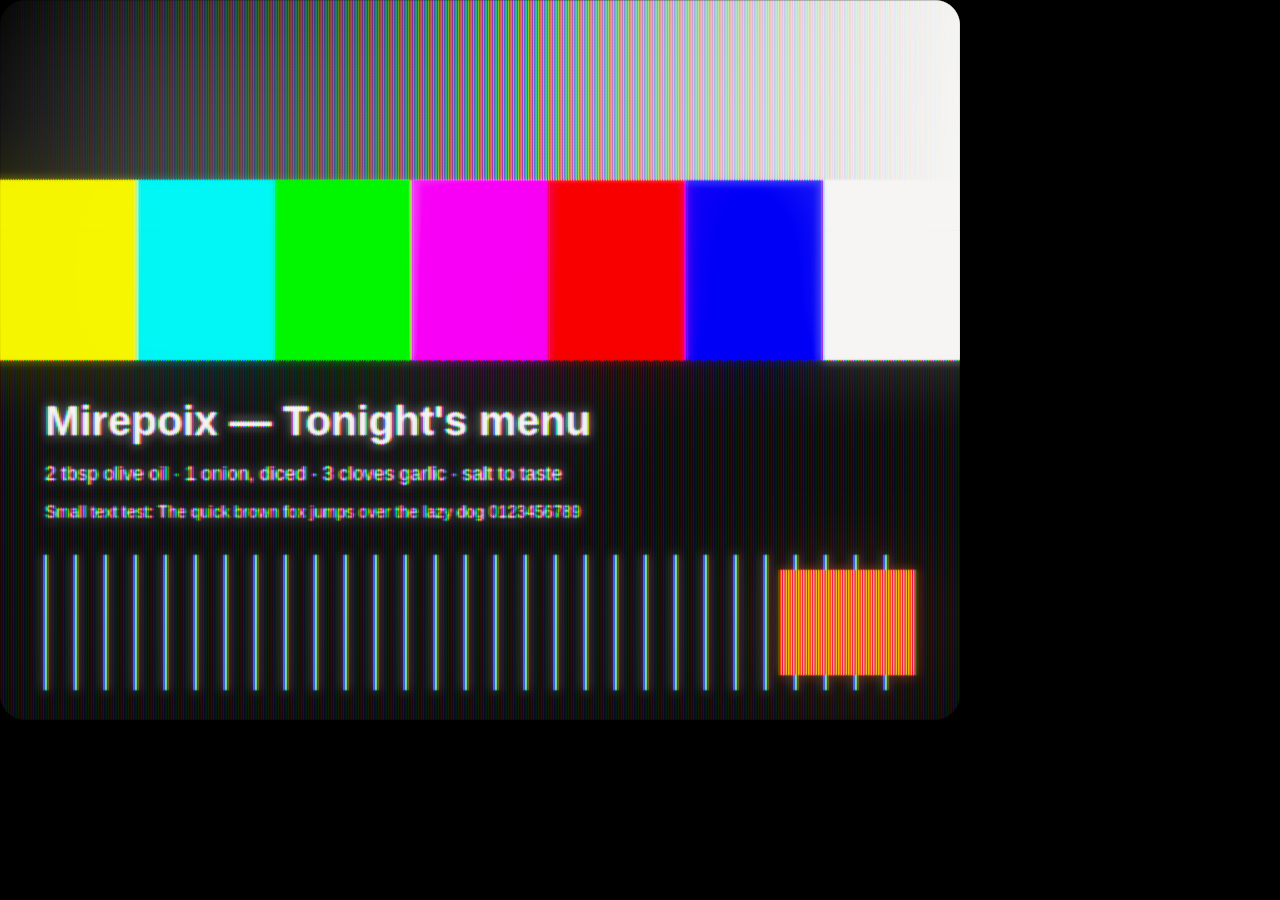
<file: tests/crt/peek.html>
<!doctype html>
<html lang="en">
<head>
<meta charset="utf-8">
<title>CRT peek</title>
<!-- Dev page: one CRT on a fixed chart, for screenshots.
     ?w=960&h=720 (device px)  &dpr=1 (CSS = device/dpr)  &fx=beam,grille (only these effects; default = all defaults)
     &o=key:value,key:value (numeric opts)  &chart=card|ramp|text -->
<style>
  body { margin: 0; background: #000; }
  canvas { display: block; }
</style>
</head>
<body>
<canvas id="peek"></canvas>
<script src="../../docs/crt.js"></script>
<script src="../../docs/crt-webgl2.js"></script>
<script>
  const q = new URLSearchParams(location.search);
  const w = +(q.get('w') || 960), h = +(q.get('h') || 720), dpr = +(q.get('dpr') || 1);
  const c = document.getElementById('peek');
  c.style.width = (w / dpr) + 'px'; c.style.height = (h / dpr) + 'px';
  const opts = { pixelSize: [w, h] };
  if (q.get('fx')) {
    const on = new Set(q.get('fx').split(','));
    opts.effects = {};
    for (const k of Object.keys(CRT.DEFAULT_EFFECTS)) opts.effects[k] = on.has(k);
  }
  for (const kv of (q.get('o') || '').split(',').filter(Boolean)) { const [k, v] = kv.split(':'); opts[k] = +v; }
  const charts = {
    card(ctx) {
      const g = ctx.createLinearGradient(0, 0, 640, 0); g.addColorStop(0, '#000'); g.addColorStop(1, '#fff');
      ctx.fillStyle = g; ctx.fillRect(0, 0, 640, 120);
      ['#ff0', '#0ff', '#0f0', '#f0f', '#f00', '#00f', '#fff'].forEach((col, i) => { ctx.fillStyle = col; ctx.fillRect(i * 640 / 7, 120, 640 / 7 + 1, 120); });
      ctx.fillStyle = '#111'; ctx.fillRect(0, 240, 640, 240);
      ctx.fillStyle = '#fff'; ctx.font = 'bold 28px sans-serif'; ctx.fillText("Mirepoix — Tonight's menu", 30, 290);
      ctx.font = '13px sans-serif'; ctx.fillText('2 tbsp olive oil · 1 onion, diced · 3 cloves garlic · salt to taste', 30, 320);
      ctx.font = '11px sans-serif'; ctx.fillText('Small text test: The quick brown fox jumps over the lazy dog 0123456789', 30, 345);
      ctx.strokeStyle = '#fff'; ctx.lineWidth = 1;
      for (let x = 30; x < 610; x += 20) { ctx.beginPath(); ctx.moveTo(x + 0.5, 370); ctx.lineTo(x + 0.5, 460); ctx.stroke(); }
      ctx.fillStyle = '#e84'; ctx.fillRect(520, 380, 90, 70);
    },
  };
  window.crt = new CRT(c, Object.assign(opts, { signal: charts[q.get('chart') || 'card'] }));
  crt.renderFrame(+(q.get('t') || 2000));
  window.peekReady = true;
</script>
</body>
</html>
</file>
<file: docs/tokens.css>
/* =============================================================
   Interslice Design System — colors_and_type.css
   "Building the future, tomorrow!"
   ============================================================= */

/* ---------- Fonts (brand families, loaded from Google Fonts) ---------- */
@import url("https://fonts.googleapis.com/css2?family=Space+Grotesk:wght@400;500;600;700&family=Hanken+Grotesk:wght@400;500;600;700;800&family=JetBrains+Mono:wght@400;500;700&family=VT323&display=swap");

:root {
  color-scheme: light dark;

  /* -------- CMYK INK PRIMARIES (the four arms of the mark) ---- */
  --ink-magenta:   #E5047F;  /* M */
  --ink-cyan:      #00A8F3;  /* C */
  --ink-yellow:    #FED105;  /* Y */
  --ink-orange:    #F32C09;  /* M+Y arm */
  --ink-green:     #019C49;  /* C+Y arm */
  --ink-overlap:   #0001A0;  /* C+M, the deep registration blue */
  --ink-key:       #0B0E1F;  /* K, our near-black */

  /* tint/shade siblings for surfaces, hovers, washes */
  --magenta-100:   #FFE3F1;
  --magenta-200:   #F88DBF;
  --magenta-600:   #C00468;
  --cyan-100:      #DFF3FD;
  --cyan-200:      #8CD5F8;
  --cyan-600:      #007EB6;
  --yellow-100:    #FFF5C2;
  --yellow-200:    #FFE466;
  --yellow-600:    #C29F00;
  --orange-100:    #FFDDD3;
  --orange-600:    #B11E00;
  --green-100:     #D2F1DC;
  --green-600:     #016B32;
  --overlap-100:   #D4D4F1;  /* pale periwinkle — only 100-tint missing from family */

  /* -------- CRT HARDWARE SUB-PALETTE --------
     The VT323 typeface has its own color language: phosphor inks
     glowing on glass, molded-plastic bezel, side knobs. Used only
     inside hardware-themed UI (Mirepoix Diagnostics, BootSplash,
     type-crt preview, and any future CRT-faced widgets). Do NOT
     use these on paper or for body copy. Theme-invariant —
     phosphor looks the same in light and dark mode. */

  /* phosphor inks (the four CRT type colors) */
  --crt-green:        #44FF8A;
  --crt-amber:        #FFBB33;
  --crt-cyan:         #5EE2FF;
  --crt-magenta:      #FF6CB4;

  /* screens (the dark behind glowing phosphor) */
  --crt-screen:       #03150A;  /* unlit phosphor — faint green cast */
  --crt-screen-deep:  #0B1019;  /* CRT-inside-monitor backdrop */

  /* molded-plastic bezel */
  --crt-bezel:        #1A1F2E;  /* default bezel housing */
  --crt-bezel-grad-top: #1C2335;
  --crt-bezel-grad-bot: #0A0E1C;

  /* side knob radial-gradient stops (light → dark) */
  --crt-knob-hi:      #AAAABB;
  --crt-knob-mid:     #555566;
  --crt-knob-lo:      #222233;

  /* LED off (unlit status indicator) */
  --crt-led-off:      #2A2F48;

  /* -------- NEUTRALS (paper + ink, 1997 jewel-case manual) ---- */
  --paper-0:       #F4F1EA;  /* warm cream — primary light bg */
  --paper-1:       #EAE5D5;  /* bone — recessed surface */
  --paper-2:       #D6CFBC;  /* manila — divider/disabled */
  --paper-edge:    #BFB69E;  /* deeper edge */

  --ink-0:         #0B0E1F;  /* primary fg / near-black */
  --ink-1:         #1B2040;  /* secondary fg */
  --ink-2:         #4A4E66;  /* tertiary fg */
  --ink-3:         #7C8095;  /* muted fg */

  --navy-0:        #000926;  /* primary dark bg (matches logo) */
  --navy-1:        #0A1438;  /* raised dark surface */
  --navy-2:        #182656;  /* dark divider */

  --jet:           #000000;  /* the pill black */
  --bone-stroke:   #F4F1EA;  /* the white pill outline */

  /* -------- SEMANTIC -------- */
  --bg:            var(--paper-0);
  --bg-raised:     #FFFFFF;
  --bg-recessed:   var(--paper-1);
  --fg:            var(--ink-0);
  --fg-muted:      var(--ink-2);
  --fg-subtle:     var(--ink-3);
  --border:        var(--ink-0);          /* hard black borders, Memphis-y */
  --border-soft:   var(--paper-edge);
  --stamp-ink:     var(--ink-0);          /* Memphis offset-shadow + sticker outline color (swaps to --paper-0 in dark) */
  --accent:        var(--ink-magenta);
  --link:          var(--ink-overlap);
  --link-hover:    var(--ink-magenta);
  --success:       var(--ink-green);
  --warning:       var(--ink-yellow);
  --danger:        var(--ink-orange);
  --info:          var(--ink-cyan);

  /* -------- TYPE --------
     Display: Space Grotesk    (geometric, slightly quirky terminals)
     Body:    Hanken Grotesk   (humanist neutral, great manual reading)
     Mono:    JetBrains Mono   (system labels, part #s, console)
     CRT:     VT323            (use sparingly — system chrome only)
  */
  --font-display: "Space Grotesk", "Hanken Grotesk", system-ui, sans-serif;
  --font-body:    "Hanken Grotesk", -apple-system, system-ui, sans-serif;
  --font-mono:    "JetBrains Mono", ui-monospace, "SFMono-Regular", Consolas, monospace;
  --font-crt:     "VT323", "JetBrains Mono", monospace;

  /* fluid type scale (1.250 — Major Third) */
  --fs-12:  0.75rem;
  --fs-14:  0.875rem;
  --fs-16:  1rem;
  --fs-18:  1.125rem;
  --fs-20:  1.25rem;
  --fs-24:  1.5rem;
  --fs-32:  2rem;
  --fs-40:  2.5rem;
  --fs-56:  3.5rem;
  --fs-80:  5rem;

  /* line heights */
  --lh-tight:  1.05;
  --lh-snug:   1.2;
  --lh-normal: 1.45;
  --lh-loose:  1.6;

  /* tracking */
  --tr-tight:    -0.02em;
  --tr-normal:   0;
  --tr-label:    0.08em;   /* uppercase system labels */
  --tr-stamp:    0.18em;   /* widely-tracked part-numbers */

  /* -------- SPACING (4-pt base) -------- */
  --sp-0:  0;
  --sp-1:  4px;
  --sp-2:  8px;
  --sp-3:  12px;
  --sp-4:  16px;
  --sp-5:  20px;
  --sp-6:  24px;
  --sp-8:  32px;
  --sp-10: 40px;
  --sp-12: 48px;
  --sp-16: 64px;
  --sp-20: 80px;
  --sp-24: 96px;

  /* -------- RADII (zero for industrial; pill for screens) ---- */
  --r-0:    0px;       /* default — hardware front-panel */
  --r-2:    2px;
  --r-4:    4px;       /* small chips */
  --r-8:    8px;       /* cards */
  --r-12:   12px;      /* feature cards */
  --r-pill: 999px;     /* the logo pill — buttons, screens */

  /* -------- BORDERS -------- */
  --bw-hair:  1px;
  --bw-rule:  2px;     /* the default. crisp. */
  --bw-bold:  3px;     /* primary buttons, focus */
  --bw-mega:  6px;     /* hero cards, bezels */

  /* -------- SHADOWS — Memphis offset blocks, NO blur -------- */
  --sh-stamp-sm: 3px 3px 0 0 var(--stamp-ink);
  --sh-stamp-md: 6px 6px 0 0 var(--stamp-ink);
  --sh-stamp-lg: 10px 10px 0 0 var(--stamp-ink);
  --sh-stamp-xl: 14px 14px 0 0 var(--stamp-ink);
  /* colored stamp variants (for hero callouts) */
  --sh-stamp-magenta: 6px 6px 0 0 var(--ink-magenta);
  --sh-stamp-cyan:    6px 6px 0 0 var(--ink-cyan);
  --sh-stamp-yellow:  6px 6px 0 0 var(--ink-yellow);
  --sh-stamp-blue:    6px 6px 0 0 var(--ink-overlap);
  /* one inset “bezel” shadow for hardware-y panels */
  --sh-bezel: inset 0 2px 0 #FFFFFFCC, inset 0 -2px 0 #00000022;
  /* a soft drop ONLY for floating dropdowns / toasts */
  --sh-float: 0 12px 24px -8px #000926AA;

  /* -------- MOTION -------- */
  --ease-snap:   cubic-bezier(0.2, 0.9, 0.2, 1.1); /* gentle bounce */
  --ease-clack:  cubic-bezier(0.6, 0, 0.4, 1);     /* mechanical */
  --dur-fast:   120ms;
  --dur-base:   180ms;
  --dur-slow:   320ms;

  /* -------- LAYOUT -------- */
  --content-max: 1200px;
  --grid-gutter: var(--sp-6);
}

/* ============================ DARK MODE ============================
   Two activation paths:
   1) Explicit:  add data-theme="dark" to <html> (or .theme-dark to a subtree).
   2) Automatic: matches OS via @media (prefers-color-scheme: dark) below,
      but only when the page hasn't been pinned to light via data-theme="light".
   Memphis stamps + borders flip from --ink-0 → --paper-0 (the cream halo
   used in logo_RGBW_shadow.svg — dark mode's "sticker outline"). */

:root[data-theme="dark"], .theme-dark {
  color-scheme: dark;
  --bg:           var(--navy-0);
  --bg-raised:    var(--navy-1);
  --bg-recessed:  #00061B;
  --fg:           var(--paper-0);
  --fg-muted:     #B3BAD0;
  --fg-subtle:    #6E7796;
  --border:       var(--paper-0);
  --border-soft:  var(--navy-2);
  --stamp-ink:    var(--paper-0);
  --link:         var(--ink-cyan);
  --link-hover:   var(--ink-yellow);
}

:root[data-theme="light"] { color-scheme: light; }

@media (prefers-color-scheme: dark) {
  :root:not([data-theme="light"]) {
    color-scheme: dark;
    --bg:           var(--navy-0);
    --bg-raised:    var(--navy-1);
    --bg-recessed:  #00061B;
    --fg:           var(--paper-0);
    --fg-muted:     #B3BAD0;
    --fg-subtle:    #6E7796;
    --border:       var(--paper-0);
    --border-soft:  var(--navy-2);
    --stamp-ink:    var(--paper-0);
    --link:         var(--ink-cyan);
    --link-hover:   var(--ink-yellow);
  }
}

/* ============================ ELEMENT DEFAULTS ============================ */
html, body { background: var(--bg); color: var(--fg); font-family: var(--font-body); font-size: var(--fs-16); line-height: var(--lh-normal); }
* { box-sizing: border-box; }

h1, .h1 { font-family: var(--font-display); font-weight: 700; font-size: var(--fs-80); line-height: var(--lh-tight); letter-spacing: var(--tr-tight); margin: 0 0 var(--sp-6); }
h2, .h2 { font-family: var(--font-display); font-weight: 700; font-size: var(--fs-56); line-height: var(--lh-tight); letter-spacing: var(--tr-tight); margin: 0 0 var(--sp-5); }
h3, .h3 { font-family: var(--font-display); font-weight: 600; font-size: var(--fs-32); line-height: var(--lh-snug); margin: 0 0 var(--sp-4); }
h4, .h4 { font-family: var(--font-display); font-weight: 600; font-size: var(--fs-24); line-height: var(--lh-snug); margin: 0 0 var(--sp-3); }
h5, .h5 { font-family: var(--font-display); font-weight: 600; font-size: var(--fs-20); line-height: var(--lh-snug); margin: 0 0 var(--sp-3); }

p, .body  { font-size: var(--fs-16); line-height: var(--lh-normal); margin: 0 0 var(--sp-4); }
.lead     { font-family: var(--font-display); font-weight: 500; font-size: var(--fs-24); line-height: var(--lh-snug); letter-spacing: var(--tr-tight); }
.small    { font-size: var(--fs-14); line-height: var(--lh-normal); }
.caption  { font-size: var(--fs-12); line-height: var(--lh-normal); color: var(--fg-muted); }

.label    { font-family: var(--font-mono); font-size: var(--fs-12); font-weight: 500; text-transform: uppercase; letter-spacing: var(--tr-label); color: var(--fg-muted); }
.stamp    { font-family: var(--font-mono); font-size: var(--fs-12); font-weight: 700; text-transform: uppercase; letter-spacing: var(--tr-stamp); }
.partno   { font-family: var(--font-mono); font-size: var(--fs-14); font-weight: 700; letter-spacing: var(--tr-stamp); }
.crt      { font-family: var(--font-crt); font-size: var(--fs-24); line-height: 1; color: var(--ink-cyan); }

code, kbd, pre, samp, .mono { font-family: var(--font-mono); font-size: 0.92em; }
code { background: var(--paper-1); padding: 0.1em 0.35em; border-radius: var(--r-4); border: 1px solid var(--paper-edge); }
pre  { background: var(--ink-0); color: var(--paper-0); padding: var(--sp-4); border-radius: var(--r-8); overflow-x: auto; border: var(--bw-rule) solid var(--ink-0); box-shadow: var(--sh-stamp-md); }
pre code { background: transparent; border: 0; padding: 0; color: inherit; }

a { color: var(--link); text-decoration: underline; text-decoration-thickness: 2px; text-underline-offset: 3px; }
a:hover { color: var(--link-hover); }

hr { border: 0; border-top: var(--bw-rule) solid var(--ink-0); margin: var(--sp-6) 0; }

::selection { background: var(--ink-yellow); color: var(--ink-0); }

/* ============================ MEDIA TOGGLE ============================
   .paper-only / .crt-only swap content between the two media — CMYK
   paper (light) and RGBW CRT (dark). Same triple activation as the
   rest of the theme: explicit data-theme="dark", or OS preference
   (unless pinned to light via data-theme="light"). */

.crt-only { display: none; }
:root[data-theme="dark"] .paper-only { display: none; }
:root[data-theme="dark"] .crt-only   { display: inline; }
@media (prefers-color-scheme: dark) {
  :root:not([data-theme="light"]) .paper-only { display: none; }
  :root:not([data-theme="light"]) .crt-only   { display: inline; }
}

/* ============================ PHOSPHOR GLOW ===========================
   Trinitron-grade halo machinery shared by sprinkles and stamped
   surfaces. --glow-base flips 0 → 1 with the CRT media path so a
   single filter rule can be applied in both modes — collapsing to
   invisible (zero blur, zero offset) on paper. --glow-strength is a
   0–1.4 multiplier a Tweaks panel can dim. Per-element --glow holds
   the hue as space-separated rgb channels (read by rgb(R G B / α)). */

:root { --glow-base: 0; --glow-strength: 1; }
:root[data-theme="dark"] { --glow-base: 1; }
@media (prefers-color-scheme: dark) {
  :root:not([data-theme="light"]) { --glow-base: 1; }
}

/* Slow opacity flicker — phosphor settling. Co-prime periods + delays
   per element so the wash never syncs into a single pulse. */
@keyframes phosphor-flicker {
  0%, 100% { opacity: 1; }
  47%      { opacity: 0.86; }
  53%      { opacity: 1.0;  }
  71%      { opacity: 0.93; }
}

/* ============================ MEMPHIS SPRINKLES =======================
   Sprinkle base: absolute positioning + the shared three-layer halo
   (collapses to invisible in light mode because --g→0) + the gated
   flicker animation. Per-sprinkle position, shape, --glow, and
   --flick-p/--flick-d live with the consuming page. */

.sprinkle {
  position: absolute;
  pointer-events: none;
  z-index: 0;
  color: var(--stamp-ink);
  --g: calc(var(--glow-base) * var(--glow-strength));
  filter:
    drop-shadow(0 0 calc(3px  * var(--g)) rgb(var(--glow, 0 0 0) / 0.95))
    drop-shadow(0 0 calc(10px * var(--g)) rgb(var(--glow, 0 0 0) / 0.55))
    drop-shadow(0 0 calc(22px * var(--g)) rgb(var(--glow, 0 0 0) / 0.25));
  transition: filter 240ms var(--ease-snap, ease-out);
}
/* Flicker fires only on CRT + flicker-on; the two paths mirror the
   theme triple-activation. Negative delays start each sprinkle
   mid-cycle so they don't pop on together at load. */
:root[data-theme="dark"]:not([data-flicker="off"]) .sprinkle {
  animation: phosphor-flicker var(--flick-p, 5s) var(--flick-d, 0s) ease-in-out infinite;
}
@media (prefers-color-scheme: dark) {
  :root:not([data-theme="light"]):not([data-flicker="off"]) .sprinkle {
    animation: phosphor-flicker var(--flick-p, 5s) var(--flick-d, 0s) ease-in-out infinite;
  }
}
@media (prefers-reduced-motion: reduce) {
  .sprinkle { animation: none !important; }
}

/* ============================ CTA BUTTON ==============================
   Bordered call-to-action with a colored Memphis offset stamp shadow
   in --ink-magenta. In CRT mode the offset shadow doubles as a
   magenta phosphor wash (the filter rule below — hardcoded rgb of
   --ink-magenta because CSS can't decompose a hex into rgb channels).
   .cta-label sits above with end-cap rules; .cta-sub sits below as a
   plain caption. */

.cta-wrap {
  display: flex;
  flex-direction: column;
  align-items: center;
  gap: var(--sp-3);
}
.cta-label,
.cta-sub {
  font-family: var(--font-mono);
  font-size: 11px;
  font-weight: 700;
  text-transform: uppercase;
  color: var(--fg-muted);
  display: inline-flex;
  align-items: center;
  gap: 10px;
}
.cta-label { letter-spacing: 0.28em; }
.cta-sub   { letter-spacing: 0.22em; margin-top: var(--sp-1); }
.cta-label::before,
.cta-label::after {
  content: "";
  width: 28px;
  height: 2px;
  background: var(--fg);
}

.cta {
  display: inline-flex;
  align-items: baseline;
  gap: 14px;
  font-family: var(--font-display);
  font-weight: 700;
  font-size: clamp(28px, 4.4vw, 56px);
  letter-spacing: -0.03em;
  color: var(--fg);
  text-decoration: none;
  padding: 10px 26px 14px;
  border: var(--bw-bold) solid var(--border);
  background: var(--bg);
  box-shadow: 8px 8px 0 0 var(--ink-magenta), 8px 8px 0 5px var(--stamp-ink);
  transition: transform 140ms var(--ease-snap), box-shadow 140ms var(--ease-snap);
  position: relative;
  line-height: 1;
}
.cta b { font-weight: 700; color: var(--fg); }
.cta .arrow {
  font-family: var(--font-display);
  font-weight: 500;
  color: var(--ink-magenta);
  transform: translateY(-2px);
  transition: transform 160ms var(--ease-snap);
  font-size: 0.85em;
}
.cta:hover {
  transform: translate(-2px, -2px);
  box-shadow: 10px 10px 0 0 var(--ink-magenta), 10px 10px 0 5px var(--stamp-ink);
}
.cta:hover .arrow { transform: translate(4px, -4px); }
.cta:active {
  transform: translate(5px, 5px);
  box-shadow: 0 0 0 0 var(--ink-magenta), 0 0 0 0 var(--stamp-ink);
}
:root[data-theme="dark"] .cta {
  filter:
    drop-shadow(0 0 calc(6px  * var(--glow-strength)) rgb(229 4 127 / 0.55))
    drop-shadow(0 0 calc(18px * var(--glow-strength)) rgb(229 4 127 / 0.28));
}
@media (prefers-color-scheme: dark) {
  :root:not([data-theme="light"]) .cta {
    filter:
      drop-shadow(0 0 calc(6px  * var(--glow-strength)) rgb(229 4 127 / 0.55))
      drop-shadow(0 0 calc(18px * var(--glow-strength)) rgb(229 4 127 / 0.28));
  }
}
</file>
